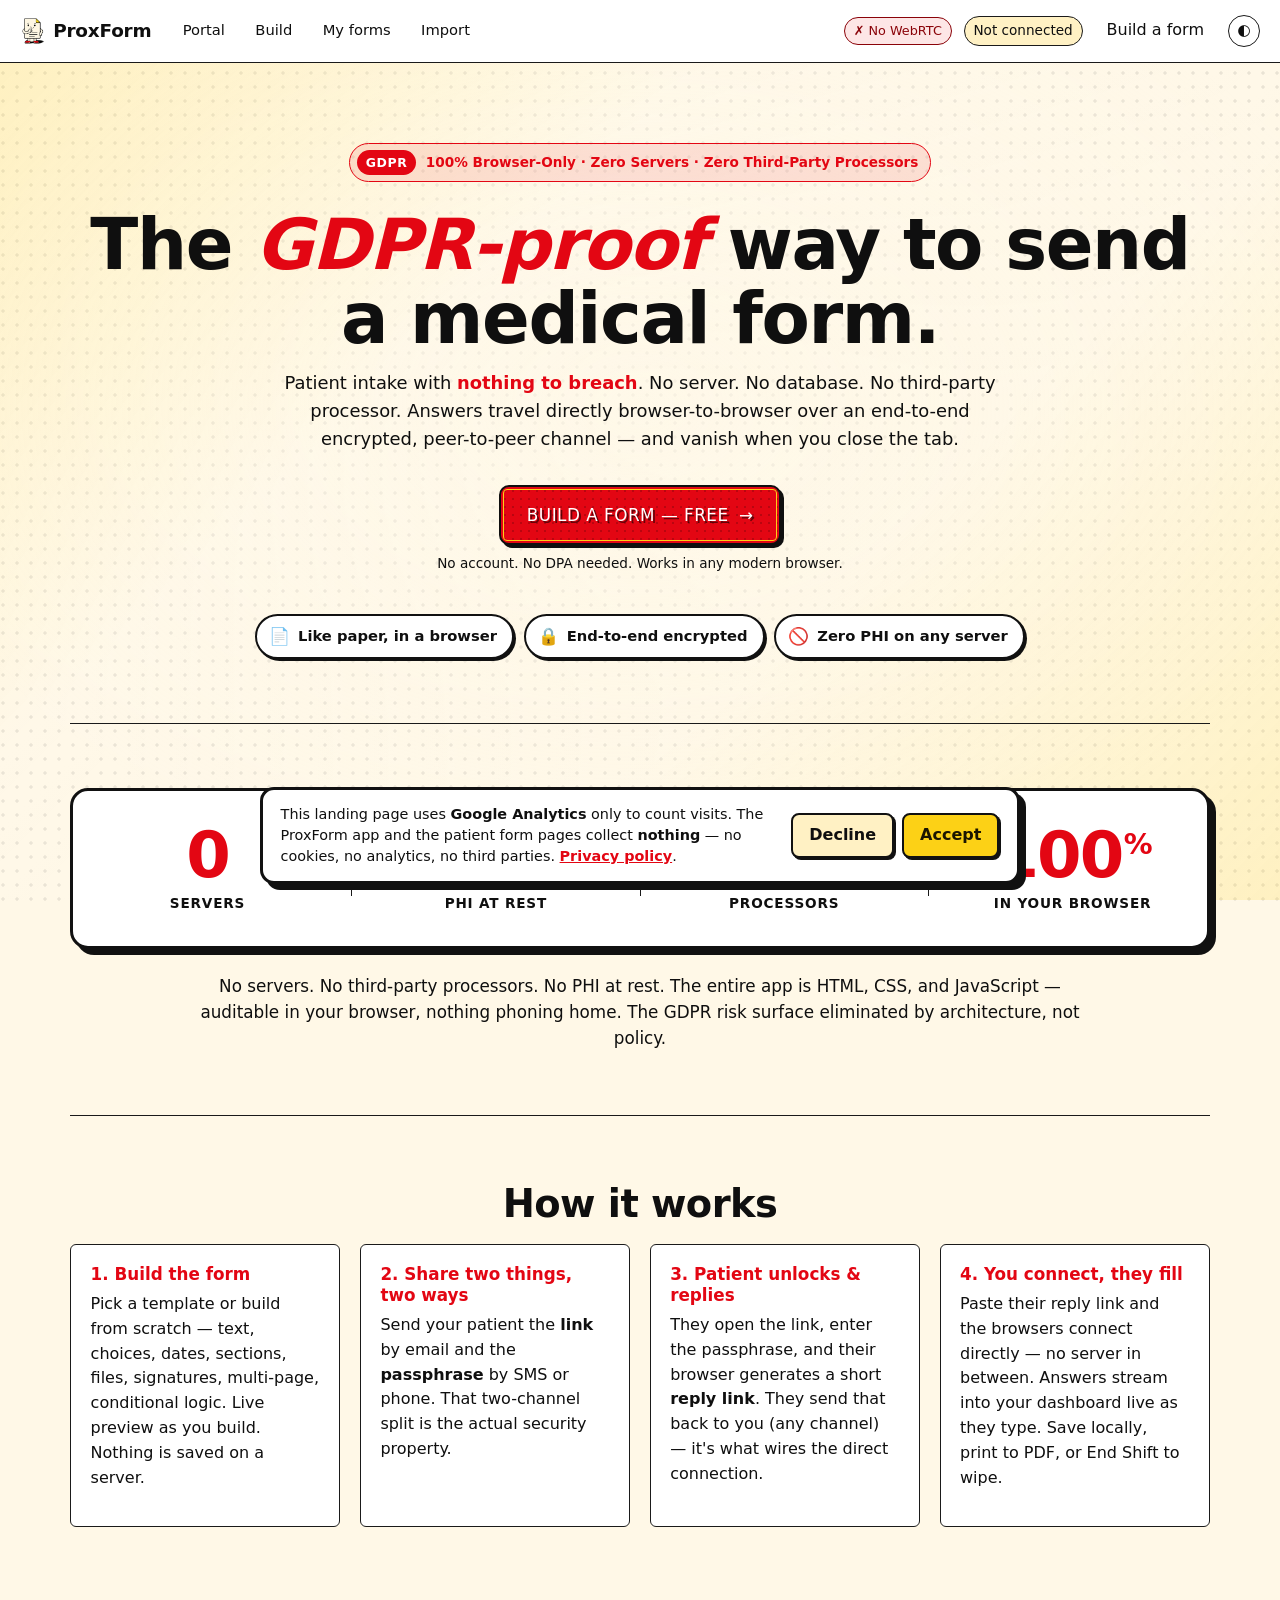
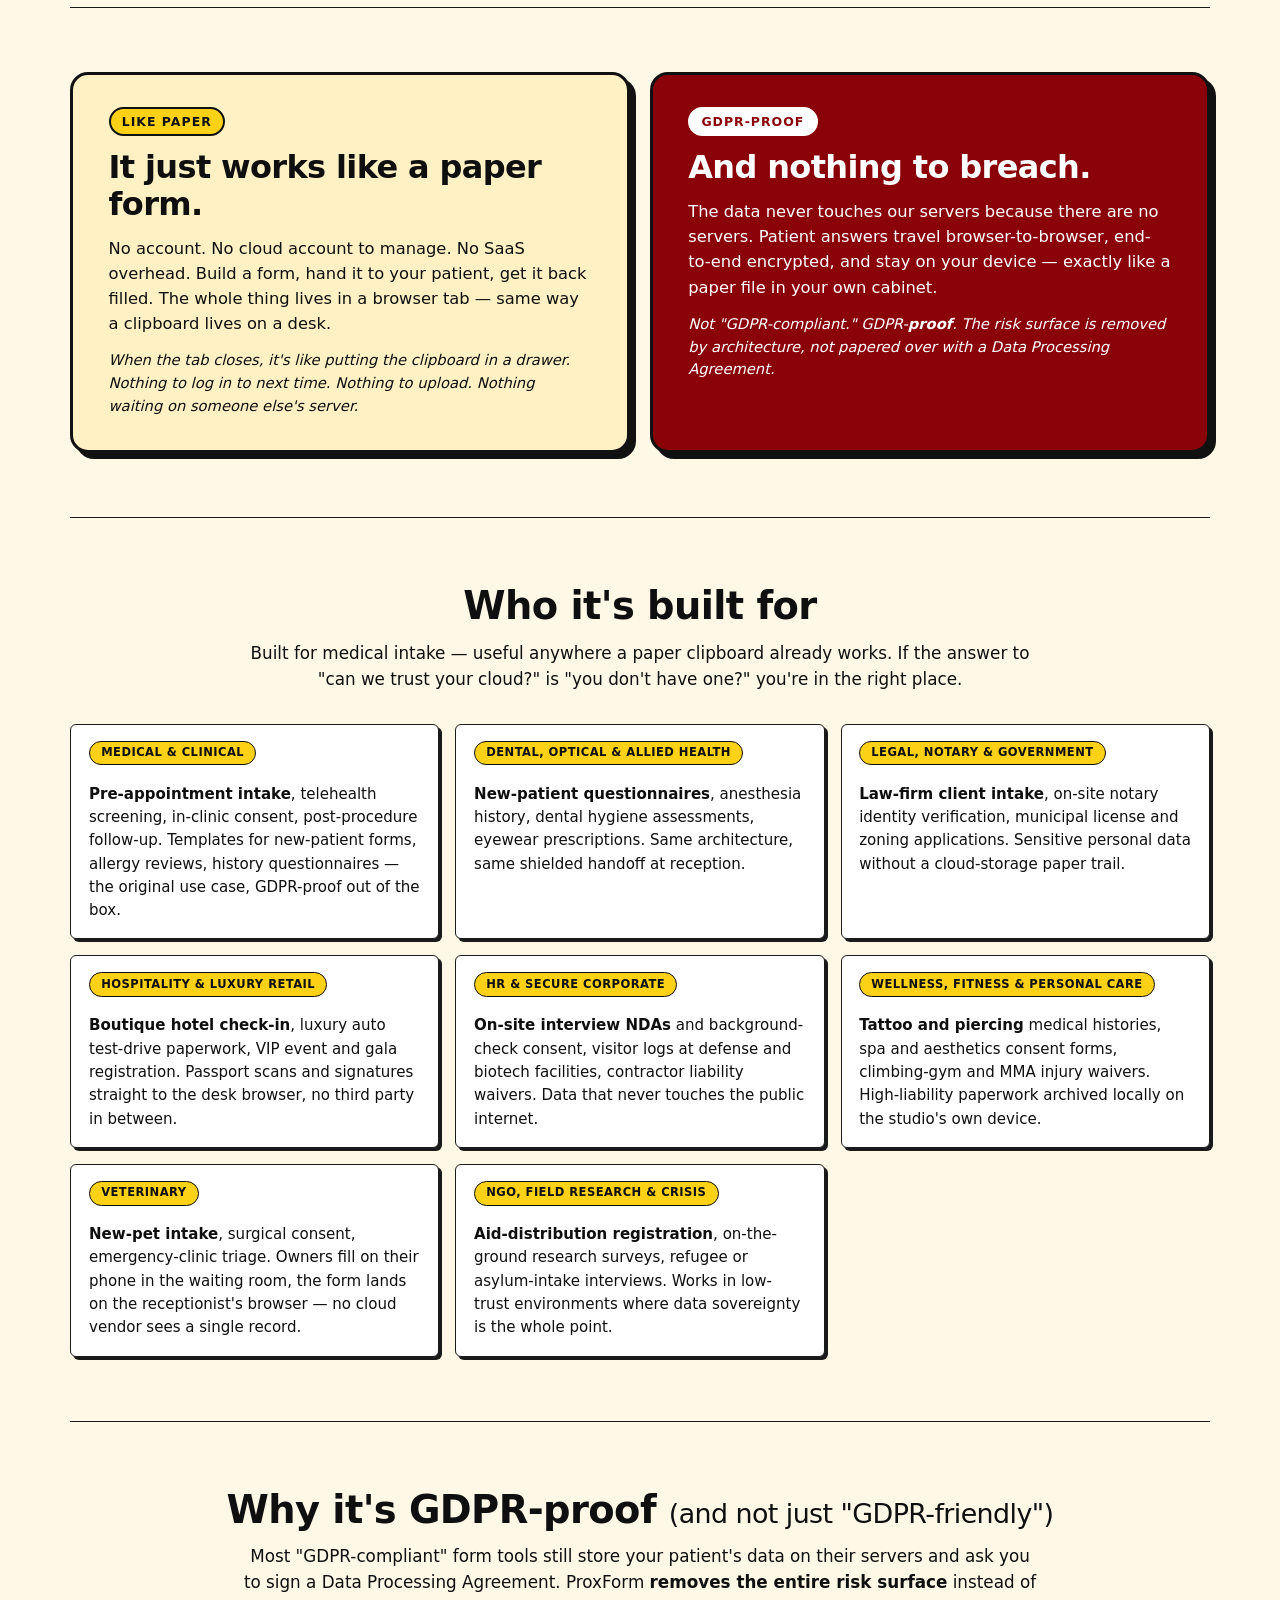
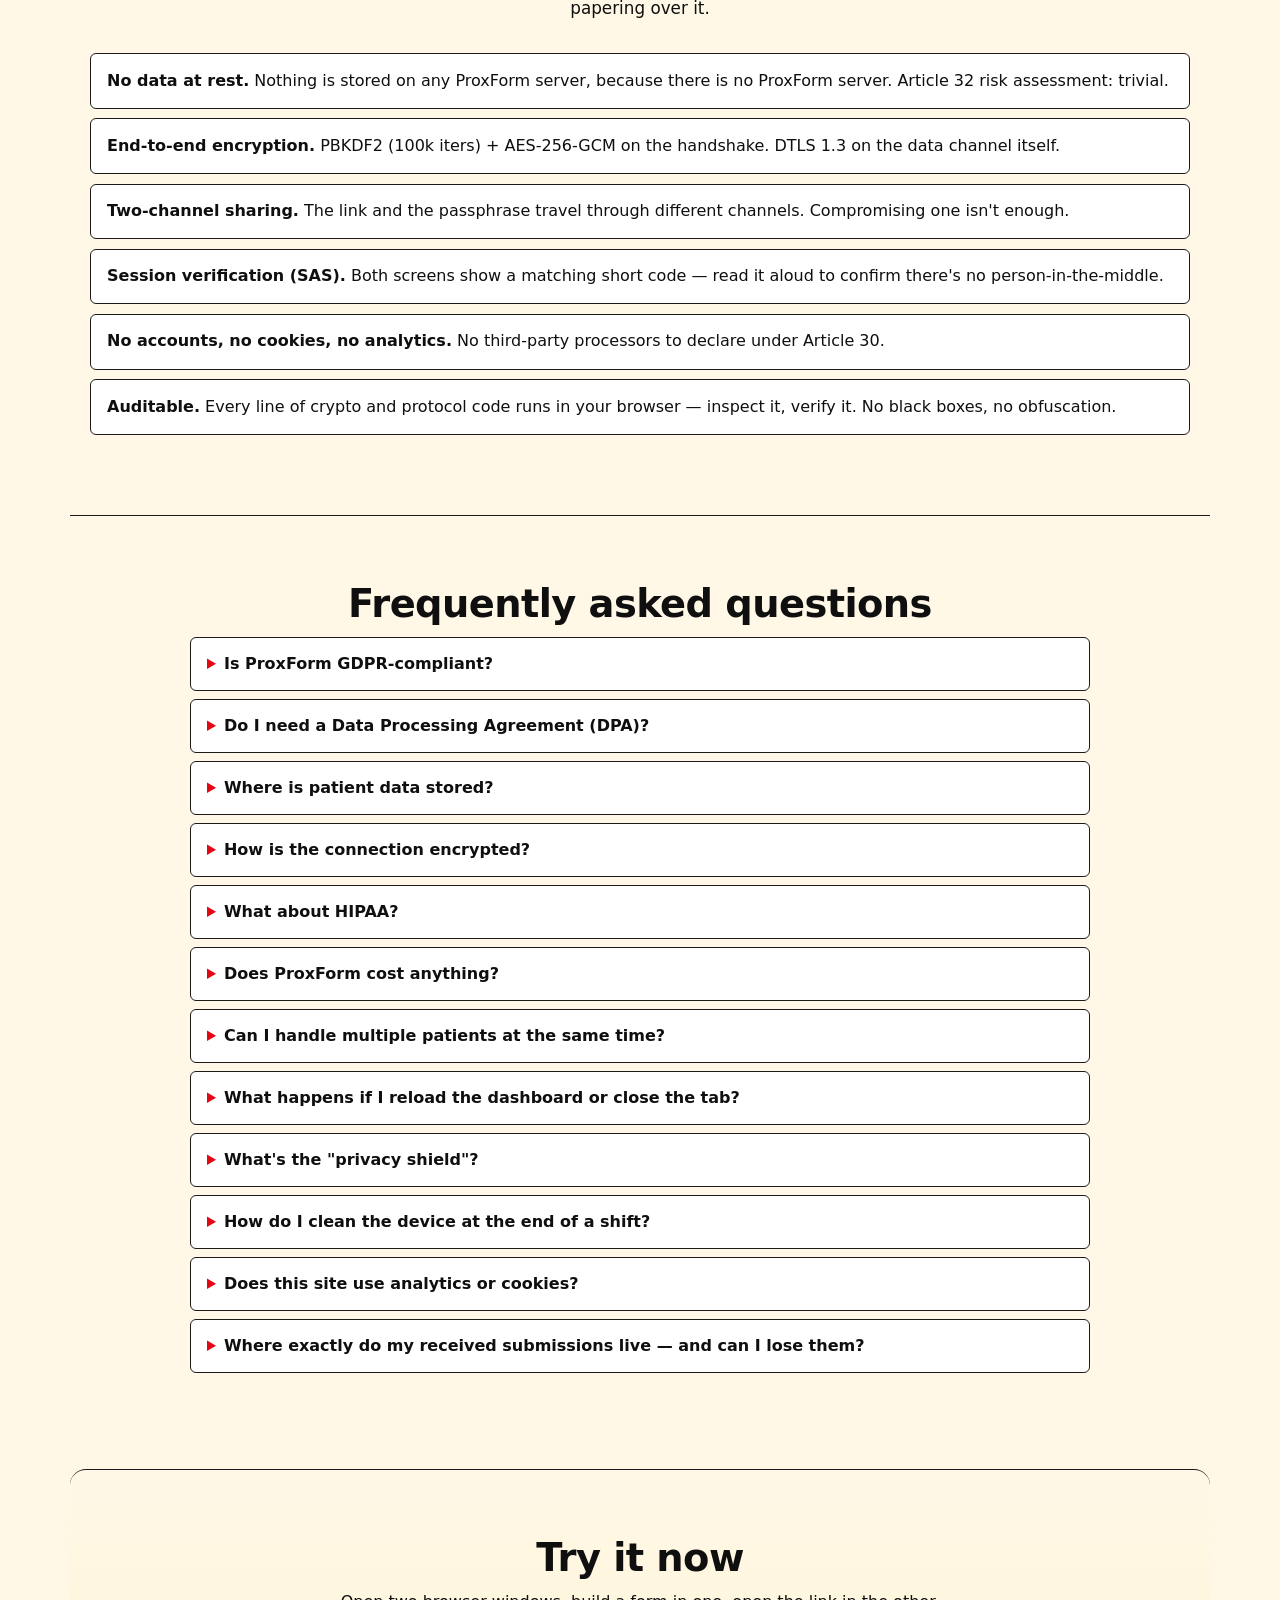
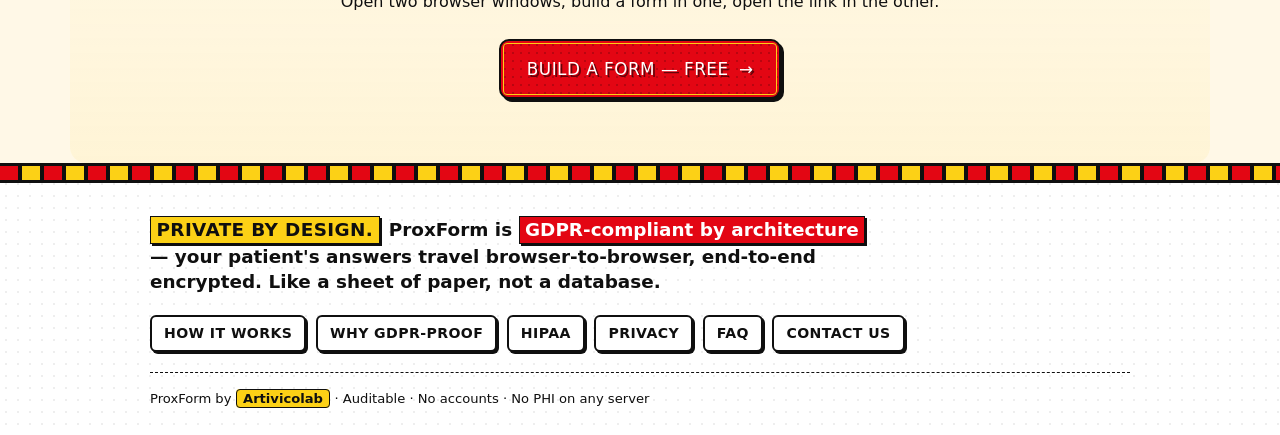
<file: index.html>
<!doctype html>
<!-- © 2026 Artivicolab. All rights reserved. ProxForm — proprietary software. See LICENSE. -->
<html lang="en">
<head>
  <meta charset="utf-8">
  <meta name="viewport" content="width=device-width, initial-scale=1">
  <title>GDPR-Proof Medical Forms — 100% Browser-Only, Peer-to-Peer | ProxForm</title>
  <meta name="description" content="GDPR-proof medical intake forms. 100% browser-only, end-to-end encrypted, peer-to-peer. Zero servers, zero database, zero PHI at rest. No DPA needed. Free, no account.">
  <meta name="keywords" content="GDPR medical form, GDPR-proof patient intake, GDPR-compliant questionnaire, encrypted medical form, peer-to-peer medical form, no-server patient form, end-to-end encrypted intake, browser-only medical form, GDPR clinician tool, zero data at rest medical">
  <meta name="theme-color" content="#e30613">
  <meta name="robots" content="index, follow, max-image-preview:large, max-snippet:-1, max-video-preview:-1">
  <meta name="author" content="Artivicolab">
  <link rel="canonical" href="https://proxform.artivicolab.com/">

  <meta property="og:type" content="website">
  <meta property="og:title" content="GDPR-Proof Medical Forms — 100% Browser-Only | ProxForm">
  <meta property="og:description" content="Medical intake forms with zero data at rest. End-to-end encrypted, peer-to-peer, no server. GDPR-proof by architecture.">
  <meta property="og:url" content="https://proxform.artivicolab.com/">
  <meta property="og:site_name" content="ProxForm">
  <meta property="og:locale" content="en_US">
  <meta property="og:image" content="https://proxform.artivicolab.com/icons/logo-lockup.png">
  <meta property="og:image:alt" content="ProxForm — GDPR-proof, browser-only medical forms">

  <meta name="twitter:card" content="summary_large_image">
  <meta name="twitter:title" content="GDPR-Proof Medical Forms — 100% Browser-Only | ProxForm">
  <meta name="twitter:description" content="Medical intake forms with zero data at rest. End-to-end encrypted, peer-to-peer, no server.">
  <meta name="twitter:image" content="https://proxform.artivicolab.com/icons/logo-lockup.png">
  <meta name="twitter:image:alt" content="ProxForm — GDPR-proof, browser-only medical forms">

  <link rel="icon" type="image/png" sizes="32x32" href="/favicon-32x32.png?v=12">
  <link rel="icon" type="image/png" sizes="16x16" href="/favicon-16x16.png?v=12">
  <link rel="icon" type="image/png" sizes="96x96" href="/favicon-96x96.png?v=12">
  <link rel="apple-touch-icon" sizes="180x180" href="/apple-icon-180x180.png?v=12">
  <meta name="msapplication-TileColor" content="#e30613">
  <meta name="msapplication-config" content="/browserconfig.xml">
  <link rel="manifest" href="/manifest.json">
  <link rel="stylesheet" href="/css/style.css?v=12">
  <script src="/js/theme.js?v=12" defer></script>
  <script src="/js/netcheck.js?v=12" defer></script>
  <script src="/js/bg.js?v=12" defer></script>
  <script src="/js/footer.js?v=12" defer></script>
  <script src="/js/analytics.js?v=12" defer></script>
  <script defer>window.addEventListener('DOMContentLoaded', () => ProxNet.checkAndDisplay('net-status'));</script>
  <script>
    // PWA service worker — caches the landing page and assets so repeat
    // visits load instantly. SW handles static files only; no PHI path.
    if ('serviceWorker' in navigator) {
      window.addEventListener('load', () => {
        navigator.serviceWorker.register('/sw.js').catch(() => {});
      });
    }
  </script>

  <script type="application/ld+json">
  {
    "@context": "https://schema.org",
    "@type": "Organization",
    "name": "Artivicolab",
    "url": "https://artivicolab.com",
    "brand": { "@type": "Brand", "name": "ProxForm" },
    "description": "Artivicolab builds ProxForm — a GDPR-proof, browser-only, peer-to-peer medical form portal with no servers and no data at rest."
  }
  </script>

  <script type="application/ld+json">
  {
    "@context": "https://schema.org",
    "@type": "WebSite",
    "name": "ProxForm",
    "url": "https://proxform.artivicolab.com/",
    "publisher": { "@type": "Organization", "name": "Artivicolab", "url": "https://artivicolab.com" },
    "inLanguage": "en",
    "description": "GDPR-proof medical intake forms — 100% browser-only, end-to-end encrypted, peer-to-peer, zero servers, zero PHI at rest."
  }
  </script>

  <script type="application/ld+json">
  {
    "@context": "https://schema.org",
    "@type": "SoftwareApplication",
    "name": "ProxForm",
    "applicationCategory": "HealthApplication",
    "operatingSystem": "Web Browser",
    "description": "GDPR-proof, browser-only, peer-to-peer medical intake forms. End-to-end encrypted. Zero servers, zero database, zero PHI at rest.",
    "offers": { "@type": "Offer", "price": "0", "priceCurrency": "EUR" },
    "featureList": [
      "100% browser-only — no server, no database",
      "End-to-end encrypted (PBKDF2 + AES-GCM, DTLS 1.3)",
      "Two-channel out-of-band passphrase sharing",
      "Session verification (SAS) to defend against MITM",
      "Multi-session dashboard with DMV-ticket queueing",
      "Auto privacy shield masks PHI after idle (30 s — 5 min)",
      "End-shift wipe clears every patient record in one click",
      "Sessions survive tab switches and page reloads",
      "5 industry templates (medical, legal, hospitality, HR, wellness)",
      "Conditional logic, multi-page forms, file/photo/signature fields",
      "Paper-style PDF export with patient answers inline",
      "YAML and JSON import-export",
      "No accounts, no cookies, no analytics in the app or on the patient path"
    ]
  }
  </script>

  <script type="application/ld+json">
  {
    "@context": "https://schema.org",
    "@type": "FAQPage",
    "mainEntity": [
      {
        "@type": "Question",
        "name": "Is ProxForm GDPR-compliant?",
        "acceptedAnswer": {
          "@type": "Answer",
          "text": "ProxForm is GDPR-proof by architecture: there is no server-side storage of patient data, no third-party processors, and no PHI at rest. The clinician remains the data controller for any local copies they choose to save, but ProxForm itself eliminates the data-at-rest, processor-relationship, and transit-encryption risk surfaces that drive most GDPR exposure."
        }
      },
      {
        "@type": "Question",
        "name": "Do I need a Data Processing Agreement (DPA) to use ProxForm?",
        "acceptedAnswer": {
          "@type": "Answer",
          "text": "No. ProxForm never receives or processes patient data — answers travel directly browser-to-browser over an end-to-end encrypted WebRTC channel. There is no processor relationship to formalize because there is no processor."
        }
      },
      {
        "@type": "Question",
        "name": "Where is patient data stored?",
        "acceptedAnswer": {
          "@type": "Answer",
          "text": "Patient data is never sent to any ProxForm server — there is no server. During a session it travels directly browser-to-browser over an end-to-end encrypted WebRTC channel. After submission it is stored only on the clinician's own device (in their browser's local IndexedDB), where the clinician acts as data controller — exactly like keeping a paper file in their own cabinet."
        }
      },
      {
        "@type": "Question",
        "name": "How is the connection encrypted?",
        "acceptedAnswer": {
          "@type": "Answer",
          "text": "PBKDF2 (100,000 iterations, SHA-256) derives a key from the shared passphrase, which encrypts the WebRTC handshake metadata with AES-256-GCM. The data channel itself runs over DTLS 1.3 (browser default). A short verification code (SAS) lets both sides confirm there's no person-in-the-middle."
        }
      },
      {
        "@type": "Question",
        "name": "What about HIPAA?",
        "acceptedAnswer": {
          "@type": "Answer",
          "text": "ProxForm is not marketed as a HIPAA-compliant SaaS because under HIPAA's conduit exception we are not a Business Associate — patient data never touches Artivicolab infrastructure. The covered entity (clinic) remains responsible for their HIPAA program. Full details, including a HIPAA Security Rule technical-safeguards mapping, are at /hipaa.html."
        }
      },
      {
        "@type": "Question",
        "name": "Does ProxForm cost anything?",
        "acceptedAnswer": {
          "@type": "Answer",
          "text": "ProxForm runs entirely in your browser with no accounts and no analytics. Pricing for clinical use will be announced — early users can contact Artivicolab for access."
        }
      },
      {
        "@type": "Question",
        "name": "Where are my received submissions stored and can I lose them?",
        "acceptedAnswer": {
          "@type": "Answer",
          "text": "Received submissions are stored in your browser's local IndexedDB on that device only. There is no server copy and no cloud backup. If you clear browser data or switch device, they are gone. Export anything you need to keep via the Export JSON or Print/PDF buttons before clearing browser data."
        }
      },
      {
        "@type": "Question",
        "name": "Does this site use analytics?",
        "acceptedAnswer": {
          "@type": "Answer",
          "text": "Only this public landing page, and only with your consent. It offers Google Analytics purely to count visits, and it does not load until you click Accept on the consent banner — decline and nothing loads. The ProxForm app (builder, portal, dashboard) and the patient form page run zero analytics and zero cookies regardless of that choice; patient data never touches Google or any third party."
        }
      }
    ]
  }
  </script>
</head>
<body class="home-page">
  <div class="bg-mirror" aria-hidden="true"></div>
  <header class="topbar">
    <a class="brand" href="/"><img src="/favicon-96x96.png" alt="" class="brand-logo" width="26" height="26">ProxForm</a>
    <nav class="topnav" aria-label="Primary navigation">
      <a href="/app.html#/received">Portal</a>
      <a href="/app.html#/build">Build</a>
      <a href="/app.html#/forms">My forms</a>
      <a href="/app.html#/import">Import</a>
    </nav>
    <div class="topbar-actions">
      <span id="net-status" class="net-status net-checking" title="Checking whether your network can make direct peer-to-peer connections to a patient. Hover the badge once it updates for details.">Checking…</span>
      <span id="conn-status" class="conn-status" title="Status of the active peer-to-peer session, if one is open. Stays 'Not connected' until you generate a link and a patient joins.">Not connected</span>
      <a class="text-btn" href="/app.html#/build" title="Open the form builder">Build a form</a>
      <button class="icon-btn" onclick="toggleTheme()" aria-label="Toggle theme" title="Switch between light and dark">◐</button>
    </div>
  </header>

  <main>
    <section class="hero">
      <div class="gdpr-badge" aria-label="GDPR-proof by design">
        <span class="gdpr-badge-mark">GDPR</span>
        <span class="gdpr-badge-text">100% Browser-Only · Zero Servers · Zero Third-Party Processors</span>
      </div>
      <h1>The <em>GDPR-proof</em> way to send a medical form.</h1>
      <p class="lede">Patient intake with <strong>nothing to breach</strong>. No server. No database. No third-party processor. Answers travel directly browser-to-browser over an end-to-end encrypted, peer-to-peer channel — and vanish when you close the tab.</p>
      <div class="hero-cta">
        <a class="primary big" href="/app.html#/build">Build a form — free <span class="arrow">→</span></a>
      </div>
      <p class="micro">No account. No DPA needed. Works in any modern browser.</p>

      <ul class="trust-strip" aria-label="Key guarantees">
        <li><span class="trust-mark">📄</span><span>Like paper, in a browser</span></li>
        <li><span class="trust-mark">🔒</span><span>End-to-end encrypted</span></li>
        <li><span class="trust-mark">🚫</span><span>Zero PHI on any server</span></li>
      </ul>
    </section>

    <section class="gdpr-pillars">
      <h2 class="visually-hidden">GDPR by architecture</h2>
      <div class="stats-banner">
        <div class="stat"><div class="stat-num">0</div><div class="stat-label">Servers</div></div>
        <div class="stat-sep" aria-hidden="true"></div>
        <div class="stat"><div class="stat-num">0</div><div class="stat-label">PHI&nbsp;at&nbsp;rest</div></div>
        <div class="stat-sep" aria-hidden="true"></div>
        <div class="stat"><div class="stat-num">0</div><div class="stat-label">Processors</div></div>
        <div class="stat-sep" aria-hidden="true"></div>
        <div class="stat"><div class="stat-num">100<span class="pct">%</span></div><div class="stat-label">In&nbsp;your&nbsp;browser</div></div>
      </div>
      <p class="pillar-tagline">
        No servers. No third-party processors. No PHI at rest. The entire app is HTML, CSS, and JavaScript — auditable in your browser, nothing phoning home. The GDPR risk surface eliminated by architecture, not policy.
      </p>
    </section>

    <section id="how" class="how">
      <h2>How it works</h2>
      <ol class="how-steps">
        <li>
          <h3>1. Build the form</h3>
          <p>Pick a template or build from scratch — text, choices, dates, sections, files, signatures, multi-page, conditional logic. Live preview as you build. Nothing is saved on a server.</p>
        </li>
        <li>
          <h3>2. Share two things, two ways</h3>
          <p>Send your patient the <strong>link</strong> by email and the <strong>passphrase</strong> by SMS or phone. That two-channel split is the actual security property.</p>
        </li>
        <li>
          <h3>3. Patient unlocks &amp; replies</h3>
          <p>They open the link, enter the passphrase, and their browser generates a short <strong>reply link</strong>. They send that back to you (any channel) — it's what wires the direct connection.</p>
        </li>
        <li>
          <h3>4. You connect, they fill</h3>
          <p>Paste their reply link and the browsers connect directly — no server in between. Answers stream into your dashboard live as they type. Save locally, print to PDF, or End Shift to wipe.</p>
        </li>
      </ol>
    </section>

    <section id="pitch" class="pitch">
      <div class="pitch-grid">
        <div class="pitch-card pitch-paper">
          <div class="pitch-tag">Like paper</div>
          <h2>It just works like a paper form.</h2>
          <p>No account. No cloud account to manage. No SaaS overhead. Build a form, hand it to your patient, get it back filled. The whole thing lives in a browser tab — same way a clipboard lives on a desk.</p>
          <p class="pitch-aside">When the tab closes, it's like putting the clipboard in a drawer. Nothing to log in to next time. Nothing to upload. Nothing waiting on someone else's server.</p>
        </div>
        <div class="pitch-card pitch-gdpr">
          <div class="pitch-tag">GDPR-proof</div>
          <h2>And nothing to breach.</h2>
          <p>The data never touches our servers because there are no servers. Patient answers travel browser-to-browser, end-to-end encrypted, and stay on your device — exactly like a paper file in your own cabinet.</p>
          <p class="pitch-aside">Not "GDPR-compliant." GDPR-<em>proof</em>. The risk surface is removed by architecture, not papered over with a Data Processing Agreement.</p>
        </div>
      </div>
    </section>

    <section id="who" class="who">
      <h2>Who it's built for</h2>
      <p class="why-lede">Built for medical intake — useful anywhere a paper clipboard already works. If the answer to "can we trust your cloud?" is "you don't have one?" you're in the right place.</p>
      <div class="who-grid">
        <div class="who-card">
          <div class="who-tag">Medical &amp; Clinical</div>
          <p><strong>Pre-appointment intake</strong>, telehealth screening, in-clinic consent, post-procedure follow-up. Templates for new-patient forms, allergy reviews, history questionnaires — the original use case, GDPR-proof out of the box.</p>
        </div>
        <div class="who-card">
          <div class="who-tag">Dental, Optical &amp; Allied Health</div>
          <p><strong>New-patient questionnaires</strong>, anesthesia history, dental hygiene assessments, eyewear prescriptions. Same architecture, same shielded handoff at reception.</p>
        </div>
        <div class="who-card">
          <div class="who-tag">Legal, Notary &amp; Government</div>
          <p><strong>Law-firm client intake</strong>, on-site notary identity verification, municipal license and zoning applications. Sensitive personal data without a cloud-storage paper trail.</p>
        </div>
        <div class="who-card">
          <div class="who-tag">Hospitality &amp; Luxury Retail</div>
          <p><strong>Boutique hotel check-in</strong>, luxury auto test-drive paperwork, VIP event and gala registration. Passport scans and signatures straight to the desk browser, no third party in between.</p>
        </div>
        <div class="who-card">
          <div class="who-tag">HR &amp; Secure Corporate</div>
          <p><strong>On-site interview NDAs</strong> and background-check consent, visitor logs at defense and biotech facilities, contractor liability waivers. Data that never touches the public internet.</p>
        </div>
        <div class="who-card">
          <div class="who-tag">Wellness, Fitness &amp; Personal Care</div>
          <p><strong>Tattoo and piercing</strong> medical histories, spa and aesthetics consent forms, climbing-gym and MMA injury waivers. High-liability paperwork archived locally on the studio's own device.</p>
        </div>
        <div class="who-card">
          <div class="who-tag">Veterinary</div>
          <p><strong>New-pet intake</strong>, surgical consent, emergency-clinic triage. Owners fill on their phone in the waiting room, the form lands on the receptionist's browser — no cloud vendor sees a single record.</p>
        </div>
        <div class="who-card">
          <div class="who-tag">NGO, Field Research &amp; Crisis</div>
          <p><strong>Aid-distribution registration</strong>, on-the-ground research surveys, refugee or asylum-intake interviews. Works in low-trust environments where data sovereignty is the whole point.</p>
        </div>
      </div>
    </section>

    <section id="why" class="why">
      <h2>Why it's GDPR-proof <span class="muted-h2">(and not just "GDPR-friendly")</span></h2>
      <p class="why-lede">Most "GDPR-compliant" form tools still store your patient's data on their servers and ask you to sign a Data Processing Agreement. ProxForm <strong>removes the entire risk surface</strong> instead of papering over it.</p>
      <ul class="why-list">
        <li><strong>No data at rest.</strong> Nothing is stored on any ProxForm server, because there is no ProxForm server. Article 32 risk assessment: trivial.</li>
        <li><strong>End-to-end encryption.</strong> PBKDF2 (100k iters) + AES-256-GCM on the handshake. DTLS 1.3 on the data channel itself.</li>
        <li><strong>Two-channel sharing.</strong> The link and the passphrase travel through different channels. Compromising one isn't enough.</li>
        <li><strong>Session verification (SAS).</strong> Both screens show a matching short code — read it aloud to confirm there's no person-in-the-middle.</li>
        <li><strong>No accounts, no cookies, no analytics.</strong> No third-party processors to declare under Article 30.</li>
        <li><strong>Auditable.</strong> Every line of crypto and protocol code runs in your browser — inspect it, verify it. No black boxes, no obfuscation.</li>
      </ul>
    </section>

    <section id="faq" class="faq">
      <h2>Frequently asked questions</h2>
      <details>
        <summary>Is ProxForm GDPR-compliant?</summary>
        <p>ProxForm is <strong>GDPR-proof by architecture</strong>: no server-side storage of patient data, no third-party processors, no PHI at rest. The clinician remains the data controller for any local copies they choose to save — but ProxForm itself eliminates the data-at-rest, processor-relationship, and transit-encryption risk surfaces that drive most GDPR exposure.</p>
      </details>
      <details>
        <summary>Do I need a Data Processing Agreement (DPA)?</summary>
        <p>No. ProxForm never receives or processes patient data — answers travel directly browser-to-browser over an end-to-end encrypted WebRTC channel. There's no processor relationship to formalize because there is no processor.</p>
      </details>
      <details>
        <summary>Where is patient data stored?</summary>
        <p>Nowhere by default. Answers exist only in the two open browser tabs during the session. The clinician can choose to save a local copy (JSON or printed PDF) on their own device — that copy is then their responsibility under their own legal basis.</p>
      </details>
      <details>
        <summary>How is the connection encrypted?</summary>
        <p>PBKDF2 (100,000 iterations, SHA-256) derives a key from the shared passphrase, which encrypts the WebRTC handshake metadata with AES-256-GCM. The data channel itself runs over DTLS 1.3. A short verification code (SAS) lets both sides confirm there's no person-in-the-middle.</p>
      </details>
      <details>
        <summary>What about HIPAA?</summary>
        <p>Under HIPAA's <strong>conduit exception</strong>, Artivicolab is not a Business Associate — patient data never touches our infrastructure, so we have no persistent access to PHI. The clinic remains the covered entity for the data it collects through ProxForm. We don't market ProxForm as "HIPAA-compliant SaaS" because that label assumes a relationship that doesn't exist here. <a href="/hipaa.html">Full HIPAA position, including a Security Rule technical-safeguards mapping →</a></p>
      </details>
      <details>
        <summary>Does ProxForm cost anything?</summary>
        <p>ProxForm runs entirely in your browser with no accounts and no analytics. Pricing for clinical use will be announced — early users can contact Artivicolab for access.</p>
      </details>
      <details>
        <summary>Can I handle multiple patients at the same time?</summary>
        <p>Yes. The Portal supports parallel sessions — fire as many invites as you need, each lands as its own card in a first-come queue with a DMV-style ticket label (1A, 2A, …). Replies trickle back independently. Live previews stream into their own cards as patients type.</p>
      </details>
      <details>
        <summary>What happens if I reload the dashboard or close the tab?</summary>
        <p>Active invites are remembered as <em>dormant</em> cards in the next session. The previous WebRTC connection is dead (no JS can survive a reload), but clicking <em>Reopen</em> mints a fresh link + passphrase under the same session ID. If the patient was mid-fill, their draft auto-restores when they open the new link.</p>
      </details>
      <details>
        <summary>What's the "privacy shield"?</summary>
        <p>Two automatic layers: (1) every patient name on the Portal blurs to <code>***</code> by default — hover to peek or click <em>Show</em> to unlock for a few minutes; (2) inside a submission, every answer auto-masks with <code>***</code> after 30 s – 5 min of inactivity (configurable, never off). It's the "data at rest, on your own screen" defense — designed for shared clinic devices.</p>
      </details>
      <details>
        <summary>How do I clean the device at the end of a shift?</summary>
        <p>One button on the Portal: <em>End shift — wipe patient data</em>. Confirms with an explicit warning, then deletes every submission, every dormant invite, every patient draft. Your form templates and your shield/theme preferences stay. Next person at the device starts at ticket 1A on a clean inbox.</p>
      </details>
      <details>
        <summary>Does this site use analytics or cookies?</summary>
        <p><strong>Only this landing page, and only if you say yes.</strong> It offers Google Analytics purely to count visits — and it does <em>not</em> load until you click <em>Accept</em> on the consent banner. Decline and nothing loads, ever. The ProxForm app and the patient form page run <strong>zero analytics and zero cookies</strong> no matter what you pick here — patient data never touches Google or any third party. <a href="/gdpr.html">Full detail on the GDPR page →</a></p>
      </details>
      <details>
        <summary>Where exactly do my received submissions live — and can I lose them?</summary>
        <p>Received submissions are stored in your browser's local IndexedDB on <strong>this device only</strong>. There is no server copy and no cloud backup — that's the whole point. Consequence: if you clear your browser data, use a different browser or device, or your device is wiped, those submissions are gone. <strong>Before clearing browser data, export anything you need to keep</strong> — every submission has an <em>Export JSON</em> button, and the detail view has <em>Print / PDF</em>. Treat ProxForm submissions like a paper inbox: move the ones you need into your records system, shred the rest with End Shift.</p>
      </details>
    </section>

    <section class="cta">
      <h2>Try it now</h2>
      <p>Open two browser windows, build a form in one, open the link in the other.</p>
      <a class="primary big" href="/app.html#/build">Build a form — free <span class="arrow">→</span></a>
    </section>
  </main>

  <footer class="footer">
    <div class="footer-inner">
      <p class="footer-tagline"><strong>Private by design.</strong> ProxForm is <em>GDPR-compliant by architecture</em> — your patient's answers travel browser-to-browser, end-to-end encrypted. Like a sheet of paper, not a database.</p>
      <nav class="footer-nav">
        <a href="/#how">How it works</a>
        <a href="/gdpr.html">Why GDPR-proof</a>
        <a href="/hipaa.html">HIPAA</a>
        <a href="/privacy.html">Privacy</a>
        <a href="/#faq">FAQ</a>
        <button id="contact-btn" type="button" class="link-btn">Contact us</button>
      </nav>
      <p class="footer-attribution">
        ProxForm by <a href="https://artivicolab.com" target="_blank" rel="noopener">Artivicolab</a>
        · Auditable · No accounts · No PHI on any server
      </p>
    </div>
  </footer>
</body>
</html>
</file>
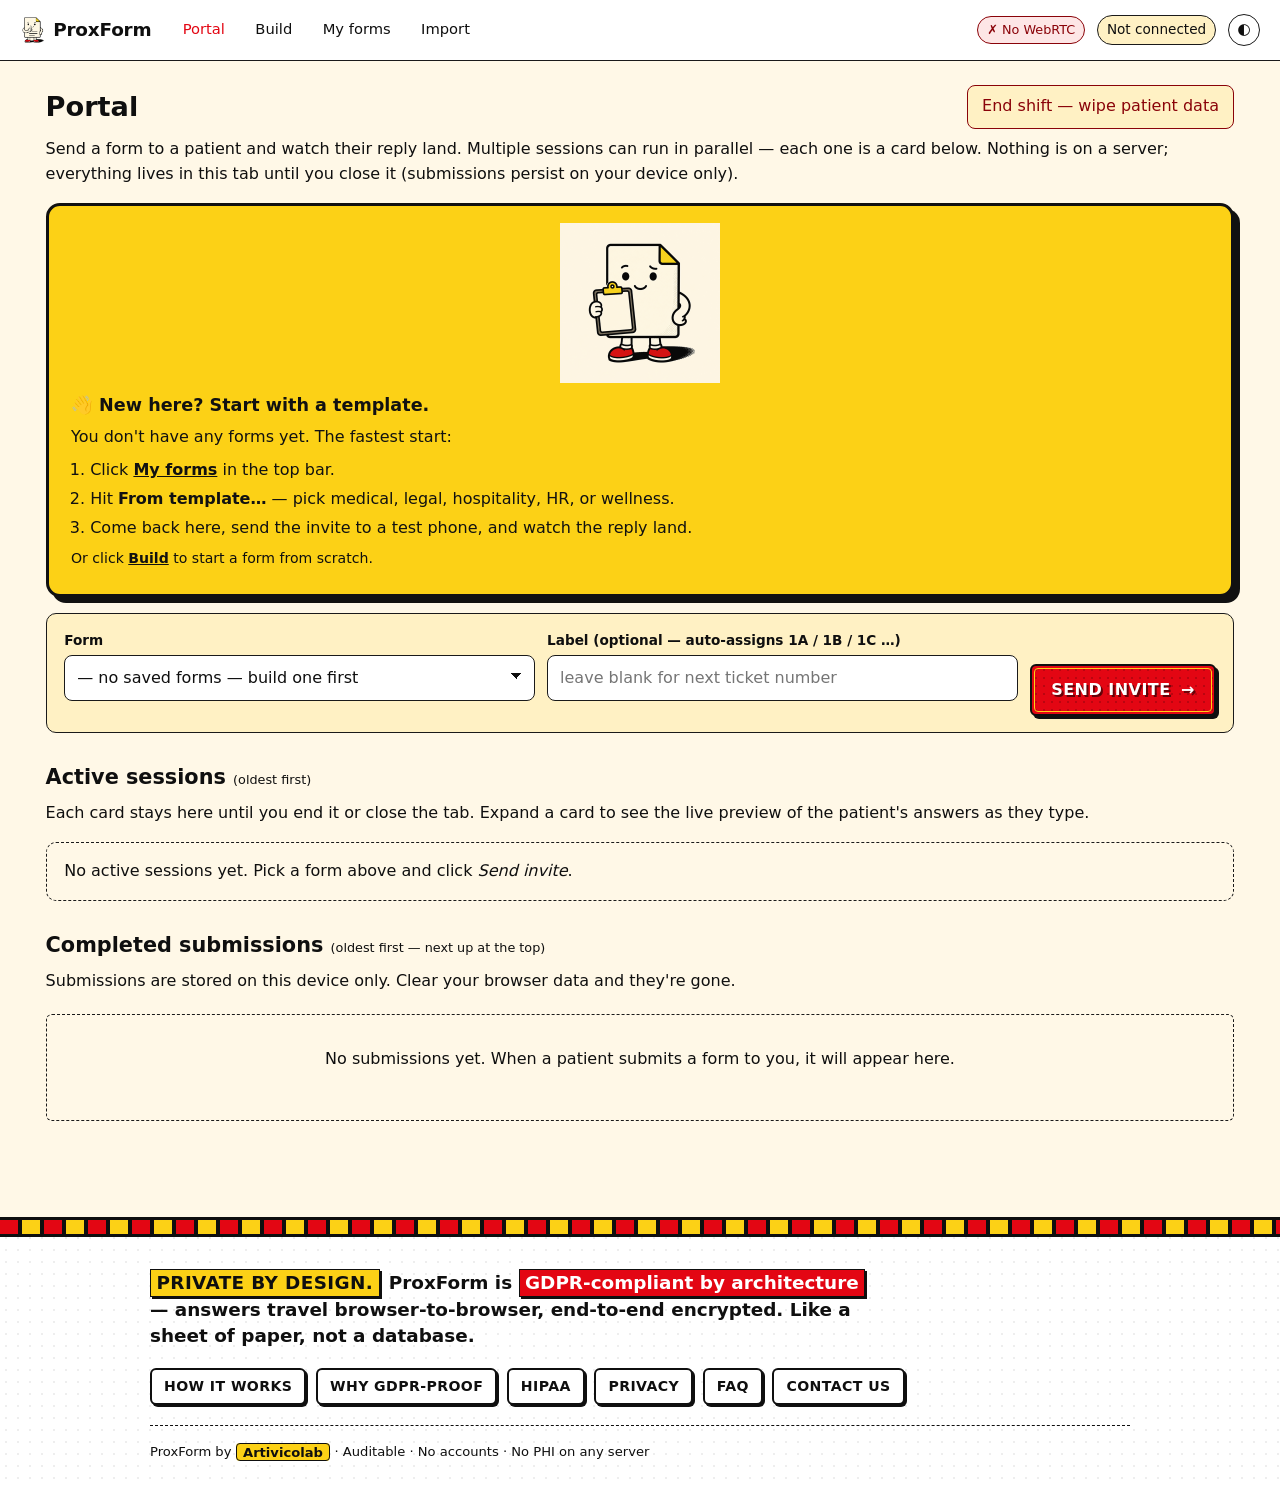
<file: app.html>
<!doctype html>
<!-- © 2026 Artivicolab. All rights reserved. ProxForm — proprietary software. See LICENSE. -->
<html lang="en">
<head>
  <meta charset="utf-8">
  <meta name="viewport" content="width=device-width, initial-scale=1">
  <title>ProxForm</title>
  <meta name="description" content="ProxForm — the GDPR-proof, browser-only medical form portal.">
  <meta name="robots" content="noindex">
  <link rel="icon" type="image/png" sizes="32x32" href="/favicon-32x32.png?v=12">
  <link rel="icon" type="image/png" sizes="16x16" href="/favicon-16x16.png?v=12">
  <link rel="icon" type="image/png" sizes="96x96" href="/favicon-96x96.png?v=12">
  <link rel="apple-touch-icon" sizes="180x180" href="/apple-icon-180x180.png?v=12">
  <meta name="msapplication-TileColor" content="#e30613">
  <meta name="msapplication-config" content="/browserconfig.xml">
  <link rel="manifest" href="/manifest.json">
  <link rel="stylesheet" href="/css/style.css?v=12">
  <script src="/js/theme.js?v=12" defer></script>
  <script src="/js/netcheck.js?v=12" defer></script>
  <script src="/js/storage.js?v=12" defer></script>
  <script src="/js/crypto.js?v=12" defer></script>
  <script src="/js/p2p.js?v=12" defer></script>
  <script src="/js/sessions.js?v=12" defer></script>
  <script src="/js/render.js?v=12" defer></script>
  <script src="/js/cond.js?v=12" defer></script>
  <script src="/js/sig.js?v=12" defer></script>
  <script src="/js/import.js?v=12" defer></script>
  <script src="/js/templates.js?v=12" defer></script>
  <script src="/js/builder.js?v=12" defer></script>
  <script src="/js/dashboard.js?v=12" defer></script>
  <script src="/js/bg.js?v=12" defer></script>
  <script src="/js/dialog.js?v=12" defer></script>
  <script src="/js/shield.js?v=12" defer></script>
  <script src="/js/router.js?v=12" defer></script>
  <script>
    // PWA service worker — caches HTML/CSS/JS so a network blip during a
    // session doesn't break the app. SW serves only static assets; never
    // sees a single byte of PHI (that travels peer-to-peer over WebRTC).
    if ('serviceWorker' in navigator) {
      window.addEventListener('load', () => {
        navigator.serviceWorker.register('/sw.js').catch(() => {});
      });
    }
  </script>
  <script src="/js/footer.js?v=12" defer></script>
  <script src="/js/analytics.js?v=12" defer></script>
</head>
<body class="app-page" data-page="app">
  <div class="bg-mirror" aria-hidden="true"></div>
  <header class="topbar">
    <a class="brand" href="#/home" data-route="home" title="ProxForm — back to the home page (sessions stay alive)"><img src="/favicon-96x96.png" alt="" class="brand-logo" width="26" height="26">ProxForm</a>
    <nav class="topnav" aria-label="Primary navigation">
      <a href="#/received" data-route="received">Portal</a>
      <a href="#/build"    data-route="build">Build</a>
      <a href="#/forms"    data-route="forms">My forms</a>
      <a href="#/import"   data-route="import">Import</a>
    </nav>
    <div class="topbar-actions">
      <span id="net-status" class="net-status net-checking" title="Checking whether your network can make direct peer-to-peer connections to a patient.">Checking…</span>
      <span id="conn-status" class="conn-status" title="Status of the active session, if one is open.">Not connected</span>
      <button class="icon-btn" onclick="toggleTheme()" aria-label="Toggle theme" title="Switch between light and dark">◐</button>
    </div>
  </header>

  <main id="view-host" class="app-main" aria-live="polite">
    <p class="muted" style="padding:1.5rem">Loading…</p>
  </main>

  <div id="toast" class="toast hidden"></div>

  <footer class="footer">
    <div class="footer-inner">
      <p class="footer-tagline"><strong>Private by design.</strong> ProxForm is <em>GDPR-compliant by architecture</em> — answers travel browser-to-browser, end-to-end encrypted. Like a sheet of paper, not a database.</p>
      <nav class="footer-nav">
        <a href="/#how">How it works</a>
        <a href="/gdpr.html">Why GDPR-proof</a>
        <a href="/hipaa.html">HIPAA</a>
        <a href="/privacy.html">Privacy</a>
        <a href="/#faq">FAQ</a>
        <button id="contact-btn" type="button" class="link-btn">Contact us</button>
      </nav>
      <p class="footer-attribution">
        ProxForm by <a href="https://artivicolab.com" target="_blank" rel="noopener">Artivicolab</a>
        · Auditable · No accounts · No PHI on any server
      </p>
    </div>
  </footer>
</body>
</html>
</file>
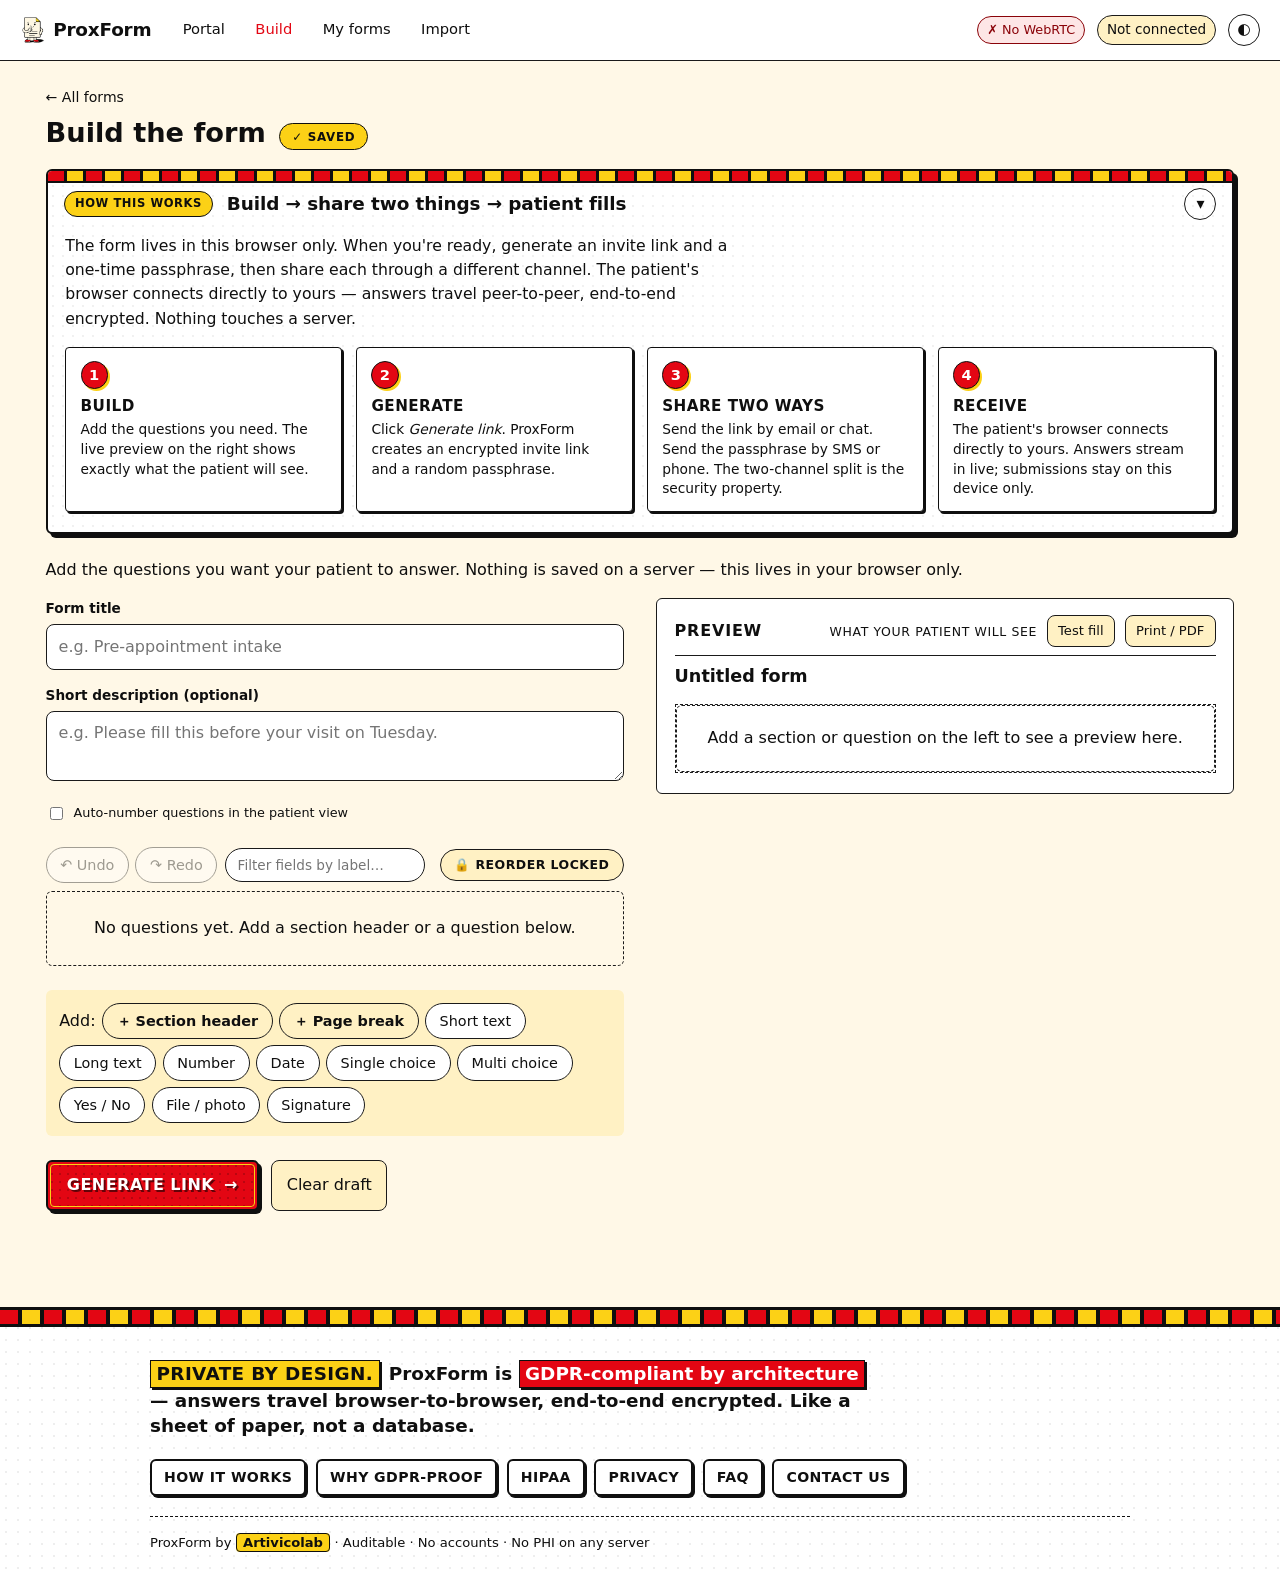
<file: builder.html>
<!doctype html>
<!-- © 2026 Artivicolab. All rights reserved. ProxForm — proprietary software. See LICENSE. -->
<html lang="en">
<head>
  <meta charset="utf-8">
  <meta name="viewport" content="width=device-width, initial-scale=1">
  <title>Build a form — ProxForm</title>
  <meta name="description" content="Build a GDPR-proof medical intake form and share it with your patient via an encrypted peer-to-peer link.">
  <meta name="robots" content="noindex">
  <link rel="icon" type="image/png" sizes="32x32" href="/favicon-32x32.png?v=12">
  <link rel="icon" type="image/png" sizes="16x16" href="/favicon-16x16.png?v=12">
  <link rel="icon" type="image/png" sizes="96x96" href="/favicon-96x96.png?v=12">
  <link rel="apple-touch-icon" sizes="180x180" href="/apple-icon-180x180.png?v=12">
  <meta name="msapplication-TileColor" content="#e30613">
  <meta name="msapplication-config" content="/browserconfig.xml">
  <link rel="manifest" href="/manifest.json">
  <script>
    // Legacy page — route the browser to the SPA shell. The fetch() the
    // shell's router uses to pull this page's <main> ignores scripts, so
    // fragment extraction still works.
    (function () {
      try {
        var p = new URL(location.href).searchParams;
        var hash = '#/build';
        if (p.get('submission')) hash = '#/submission/' + encodeURIComponent(p.get('submission'));
        else if (p.get('form'))  hash = '#/build/' + encodeURIComponent(p.get('form'));
        location.replace('/app.html' + hash);
      } catch (_) { location.replace('/app.html#/build'); }
    })();
  </script>
  <link rel="stylesheet" href="/css/style.css?v=12">
  <script src="/js/theme.js?v=12" defer></script>
  <script src="/js/storage.js?v=12" defer></script>
  <script src="/js/netcheck.js?v=12" defer></script>
  <script src="/js/crypto.js?v=12" defer></script>
  <script src="/js/p2p.js?v=12" defer></script>
  <script src="/js/sessions.js?v=12" defer></script>
  <script src="/js/render.js?v=12" defer></script>
  <script src="/js/cond.js?v=12" defer></script>
  <script src="/js/sig.js?v=12" defer></script>
  <script src="/js/import.js?v=12" defer></script>
  <script src="/js/builder.js?v=12" defer></script>
  <script src="/js/footer.js?v=12" defer></script>
  <script src="/js/analytics.js?v=12" defer></script>
</head>
<body class="app-page builder-page">
  <header class="topbar">
    <a class="brand" href="/"><img src="/favicon-96x96.png" alt="" class="brand-logo" width="26" height="26">ProxForm</a>
    <nav class="topnav" aria-label="Primary navigation">
      <a href="/">Home</a>
      <a href="/forms.html">My forms</a>
      <a href="/import.html">Import</a>
      <a href="/received.html">Received</a>
    </nav>
    <div class="topbar-actions">
      <span id="net-status" class="net-status net-checking" title="Checking whether your network can make direct peer-to-peer connections to a patient. Hover the badge once it updates for details.">Checking…</span>
      <span id="conn-status" class="conn-status" title="Status of the active peer-to-peer session, if one is open. Stays 'Not connected' until you generate a link and a patient joins.">Not connected</span>
      <a class="text-btn" href="/builder.html" title="Open the form builder">Build a form</a>
      <button class="icon-btn" onclick="toggleTheme()" aria-label="Toggle theme" title="Switch between light and dark">◐</button>
    </div>
  </header>

  <main class="app-main">

    <!-- Step 1: build the form -->
    <section id="step-build" class="step hidden">
      <a href="#/forms" class="back-link">← All forms</a>
      <div class="step-head">
        <h1>Build the form</h1>
        <span id="save-indicator" class="save-indicator save-clean" aria-live="polite" title="Drafts are saved in this browser only — never on a server.">✓ Saved</span>
      </div>

      <section class="builder-jumbo" id="builder-jumbo">
        <div class="builder-jumbo-head">
          <span class="builder-jumbo-tag">How this works</span>
          <h2 class="builder-jumbo-headline">Build → share two things → patient fills</h2>
          <button id="btn-jumbo-toggle" class="icon-btn" type="button" aria-label="Show or hide the explainer" title="Show or hide">▾</button>
        </div>
        <div class="builder-jumbo-body">
          <p class="builder-jumbo-lede">The form lives in this browser only. When you're ready, generate an invite link and a one-time passphrase, then share each through a different channel. The patient's browser connects directly to yours — answers travel peer-to-peer, end-to-end encrypted. Nothing touches a server.</p>
          <ol class="builder-jumbo-steps">
            <li>
              <div class="builder-jumbo-num">1</div>
              <h3>Build</h3>
              <p>Add the questions you need. The live preview on the right shows exactly what the patient will see.</p>
            </li>
            <li>
              <div class="builder-jumbo-num">2</div>
              <h3>Generate</h3>
              <p>Click <em>Generate link</em>. ProxForm creates an encrypted invite link and a random passphrase.</p>
            </li>
            <li>
              <div class="builder-jumbo-num">3</div>
              <h3>Share two ways</h3>
              <p>Send the link by email or chat. Send the passphrase by SMS or phone. The two-channel split is the security property.</p>
            </li>
            <li>
              <div class="builder-jumbo-num">4</div>
              <h3>Receive</h3>
              <p>The patient's browser connects directly to yours. Answers stream in live; submissions stay on this device only.</p>
            </li>
          </ol>
        </div>
      </section>

      <p class="muted">Add the questions you want your patient to answer. Nothing is saved on a server — this lives in your browser only.</p>

      <div class="builder-layout">
        <div class="builder-edit">
          <div class="form-meta">
            <label>
              <span>Form title</span>
              <input id="form-title" type="text" placeholder="e.g. Pre-appointment intake">
            </label>
            <label>
              <span>Short description (optional)</span>
              <textarea id="form-desc" rows="2" placeholder="e.g. Please fill this before your visit on Tuesday."></textarea>
            </label>
            <label class="sub inline" title="Adds 1., 2., 3.… before each question (sections aren't counted).">
              <input id="form-numbered" type="checkbox">
              <span>Auto-number questions in the patient view</span>
            </label>
          </div>

          <div class="fields-toolbar">
            <div class="fields-toolbar-left">
              <button id="btn-undo" class="chip" type="button" disabled title="Undo last add / remove / move / duplicate (⌘Z)">↶ Undo</button>
              <button id="btn-redo" class="chip" type="button" disabled title="Redo (⇧⌘Z)">↷ Redo</button>
            </div>
            <div class="fields-toolbar-search">
              <input id="fields-search" type="search" placeholder="Filter fields by label…" aria-label="Filter fields by label or type" title="Type to hide rows whose label or type doesn't match. Esc clears.">
              <span id="fields-search-count" class="muted small"></span>
            </div>
            <button id="btn-lock-reorder" class="chip lock-chip locked" type="button" aria-pressed="true" title="Drag-to-reorder is locked so you can't move a field by accident. Click to unlock.">🔒 Reorder locked</button>
          </div>
          <div id="fields-list" class="fields-list" aria-live="polite"></div>

          <div class="add-field">
            <span class="muted">Add:</span>
            <button class="chip chip-section" data-add="section"   title="Add a section band — groups the questions below it">＋ Section header</button>
            <button class="chip chip-section" data-add="pagebreak" title="Split the form into multiple pages — the patient sees Prev/Next buttons">＋ Page break</button>
            <button class="chip"              data-add="text"     title="Add a single-line text field (name, address, phone…)">Short text</button>
            <button class="chip"              data-add="textarea" title="Add a multi-line text field for longer answers">Long text</button>
            <button class="chip"              data-add="number"   title="Add a numeric input">Number</button>
            <button class="chip"              data-add="date"     title="Add a date picker">Date</button>
            <button class="chip"              data-add="radio"    title="Add a single-choice question (one option from a list)">Single choice</button>
            <button class="chip"              data-add="checkbox" title="Add a multi-choice question (tick all that apply)">Multi choice</button>
            <button class="chip"              data-add="yesno"    title="Add a Yes / No question">Yes / No</button>
            <button class="chip"              data-add="file"      title="Add a file / photo upload — patient picks or snaps with camera; max 5 MB">File / photo</button>
            <button class="chip"              data-add="signature" title="Capture a handwritten signature on a drawing pad (mouse, finger, or stylus)">Signature</button>
          </div>

          <div class="actions">
            <button id="btn-generate"    class="primary"               title="Encrypt the form and create a shareable invite link + one-time passphrase">Generate link <span class="arrow">→</span></button>
            <button id="btn-clear-draft" class="secondary" type="button" title="Wipe the title, description, and all questions from this form (the form record itself stays)">Clear draft</button>
          </div>
        </div>

        <aside class="builder-preview" aria-label="Live preview">
          <div class="preview-head">
            <h2>Preview</h2>
            <div class="preview-head-actions">
              <span class="muted preview-tag">What your patient will see</span>
              <button id="btn-test-fill" class="secondary" type="button" title="Try filling the form yourself — answers are local, never transmitted">Test fill</button>
              <button id="btn-test-reset" class="secondary hidden" type="button" title="Clear your test answers">Reset</button>
              <button id="btn-print-preview" class="secondary" type="button" title="Print or save as PDF">Print / PDF</button>
            </div>
          </div>
          <div class="preview-frame">
            <h3 id="preview-title" class="preview-title muted">Untitled form</h3>
            <p id="preview-desc" class="preview-desc muted hidden"></p>
            <div id="form-preview" class="patient-form preview-form preview-empty">
              <p class="empty">Add a section or question on the left to see a preview here.</p>
            </div>
          </div>
        </aside>
      </div>
    </section>

    <!-- Saved submission view (#/submission/:id) -->
    <section id="step-submission" class="step hidden">
      <a href="#/received" class="back-link">← All submissions</a>
      <div class="live-header">
        <h1 id="sub-title">Submission</h1>
        <div id="sub-id-badge" class="session-code" title="Submission ID"></div>
      </div>
      <p class="muted">
        <strong>From:</strong> <span id="sub-sender" class="sub-sender prox-shield-extra">(no label)</span>
        <span class="muted small"> · Received <span id="sub-received"></span></span>
      </p>

      <div id="sub-shield-picker" class="sub-shield-picker"></div>
      <div id="sub-view" class="patient-form preview-form" data-shield-host></div>

      <div class="actions">
        <button id="btn-sub-export" class="primary" type="button">Export JSON</button>
        <button id="btn-sub-print" class="secondary" type="button">Print / PDF</button>
        <button id="btn-sub-delete" class="secondary" type="button">Delete</button>
      </div>
    </section>

  </main>

  <div id="toast" class="toast hidden"></div>

  <footer class="footer">
    <div class="footer-inner">
      <p class="footer-tagline"><strong>Private by design.</strong> ProxForm is <em>GDPR-compliant by architecture</em> — answers travel browser-to-browser, end-to-end encrypted. Like a sheet of paper, not a database.</p>
      <nav class="footer-nav">
        <a href="/#how">How it works</a>
        <a href="/gdpr.html">Why GDPR-proof</a>
        <a href="/hipaa.html">HIPAA</a>
        <a href="/privacy.html">Privacy</a>
        <a href="/#faq">FAQ</a>
        <button id="contact-btn" type="button" class="link-btn">Contact us</button>
      </nav>
      <p class="footer-attribution">
        ProxForm by <a href="https://artivicolab.com" target="_blank" rel="noopener">Artivicolab</a>
        · Auditable · No accounts · No PHI on any server
      </p>
    </div>
  </footer>
</body>
</html>
</file>
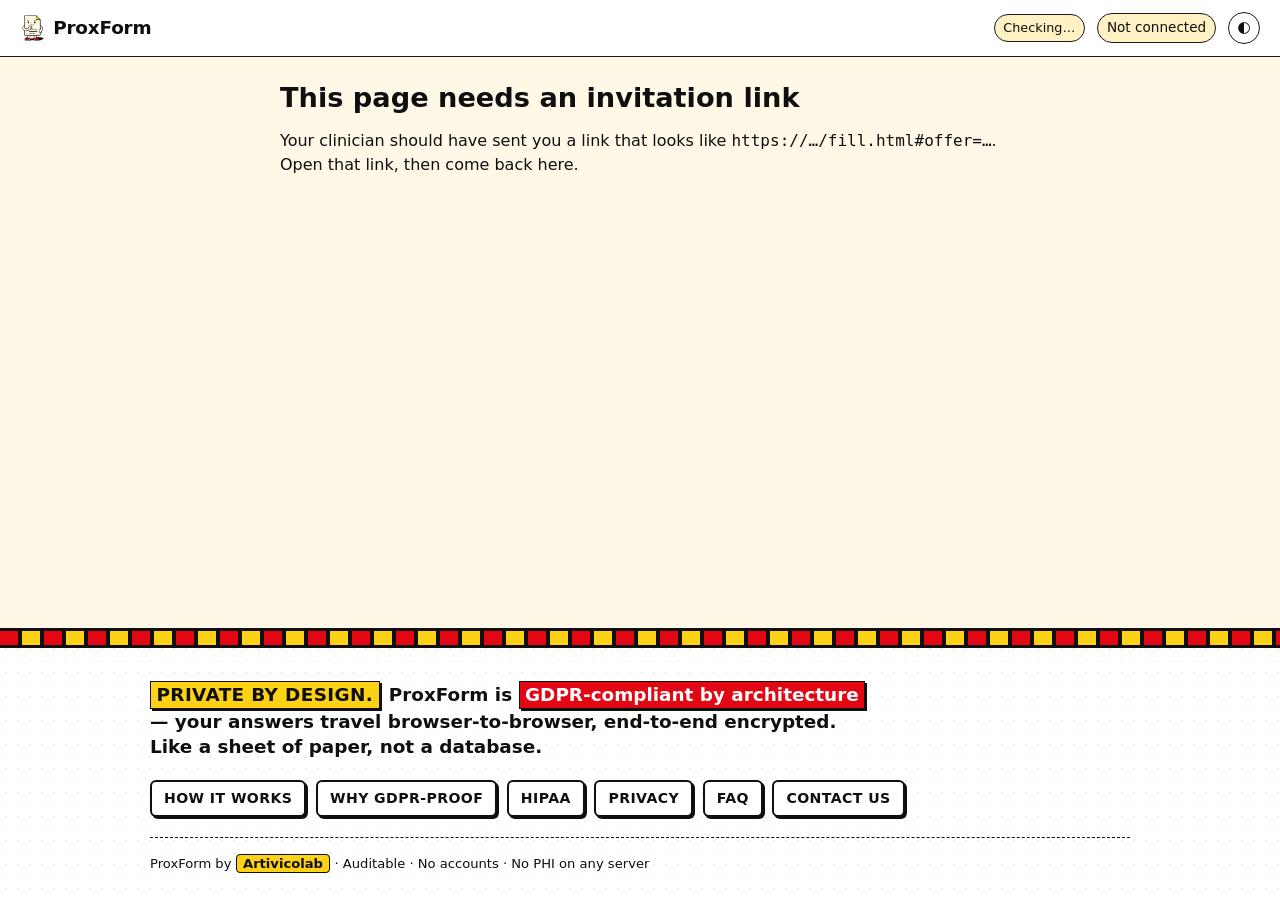
<file: fill.html>
<!doctype html>
<!-- © 2026 Artivicolab. All rights reserved. ProxForm — proprietary software. See LICENSE. -->
<html lang="en">
<head>
  <meta charset="utf-8">
  <meta name="viewport" content="width=device-width, initial-scale=1">
  <title>Fill in the form — ProxForm</title>
  <meta name="description" content="Securely fill in a medical form from your clinician. End-to-end encrypted, peer-to-peer.">
  <meta name="robots" content="noindex">
  <link rel="icon" type="image/png" sizes="32x32" href="/favicon-32x32.png?v=12">
  <link rel="icon" type="image/png" sizes="16x16" href="/favicon-16x16.png?v=12">
  <link rel="icon" type="image/png" sizes="96x96" href="/favicon-96x96.png?v=12">
  <link rel="apple-touch-icon" sizes="180x180" href="/apple-icon-180x180.png?v=12">
  <meta name="msapplication-TileColor" content="#e30613">
  <meta name="msapplication-config" content="/browserconfig.xml">
  <link rel="manifest" href="/manifest.json">
  <link rel="stylesheet" href="/css/style.css?v=12">
  <script src="/js/theme.js?v=12" defer></script>
  <script src="/js/storage.js?v=12" defer></script>
  <script src="/js/netcheck.js?v=12" defer></script>
  <script src="/js/crypto.js?v=12" defer></script>
  <script src="/js/p2p.js?v=12" defer></script>
  <script src="/js/render.js?v=12" defer></script>
  <script src="/js/cond.js?v=12" defer></script>
  <script src="/js/sig.js?v=12" defer></script>
  <script src="/js/fill.js?v=12" defer></script>
  <script src="/js/footer.js?v=12" defer></script>
  <script src="/js/analytics.js?v=12" defer></script>
  <script>
    // PWA service worker — caches the patient fill page so a refresh
    // during fill doesn't lose the form. The SW only handles static
    // files; patient answers travel over the WebRTC channel, never
    // through any cache.
    if ('serviceWorker' in navigator) {
      window.addEventListener('load', () => {
        navigator.serviceWorker.register('/sw.js').catch(() => {});
      });
    }
  </script>
</head>
<body class="app-page">
  <header class="topbar">
    <a class="brand" href="/"><img src="/favicon-96x96.png" alt="" class="brand-logo" width="26" height="26">ProxForm</a>
    <div class="topbar-actions">
      <span id="net-status" class="net-status net-checking" title="Checking whether your network can make direct peer-to-peer connections to a patient. Hover the badge once it updates for details.">Checking…</span>
      <span id="conn-status" class="conn-status" title="Status of the active peer-to-peer session, if one is open. Stays 'Not connected' until you generate a link and a patient joins.">Not connected</span>
      <button class="icon-btn" onclick="toggleTheme()" aria-label="Toggle theme" title="Switch between light and dark">◐</button>
    </div>
  </header>

  <main class="app-main">

    <!-- No offer in URL: dead end. -->
    <section id="step-noinvite" class="step hidden">
      <h1>This page needs an invitation link</h1>
      <p class="muted">Your clinician should have sent you a link that looks like <code>https://…/fill.html#offer=…</code>. Open that link, then come back here.</p>
    </section>

    <!-- Step 1: passphrase entry -->
    <section id="step-pass" class="step hidden">
      <h1>Enter the passphrase</h1>
      <p class="muted">Your clinician sent you a passphrase through a different channel (SMS, phone). Enter it below — without it, the form cannot be unlocked.</p>
      <label>
        <span>Passphrase</span>
        <input id="pass-input" type="text" autocomplete="off" placeholder="e.g. storm-fox-river-4821">
      </label>
      <p id="pass-error" class="error hidden">Wrong passphrase. Try again.</p>
      <div class="actions">
        <button id="btn-unlock" class="primary">Unlock <span class="arrow">→</span></button>
      </div>
    </section>

    <!-- Step 2: show reply link to send back -->
    <section id="step-reply" class="step hidden">
      <h1>Send this reply link back</h1>
      <p class="muted">Copy this link and send it back to your clinician (any channel works). As soon as they paste it, you'll be connected.</p>
      <label class="readonly-field">
        <span>Reply link</span>
        <div class="copy-row">
          <input id="reply-url" type="text" readonly>
          <button id="copy-reply" class="secondary">Copy</button>
        </div>
      </label>
      <p class="muted" id="waiting-line">Waiting for your clinician to accept…</p>
    </section>

    <!-- Step 3: the form -->
    <section id="step-form" class="step hidden">
      <div class="live-header">
        <h1 id="form-title-display">Form</h1>
        <div id="session-code" class="session-code" title="Read this code aloud with your clinician — both screens must match."></div>
      </div>
      <p id="form-desc-display" class="muted"></p>

      <form id="patient-form" class="patient-form"></form>

      <div class="actions page-actions">
        <div id="page-nav" class="page-nav hidden">
          <button id="btn-prev" class="secondary" type="button">← Previous</button>
          <span id="page-count" class="muted small"></span>
        </div>
        <button id="btn-next" class="secondary hidden" type="button">Next <span class="arrow">→</span></button>
        <button id="btn-submit" class="primary">Submit answers</button>
      </div>
    </section>

    <!-- Step 4: submitted -->
    <section id="step-done" class="step hidden">
      <h1>Done — your answers have been sent</h1>
      <p class="muted">Your clinician received your answers directly in their browser. Nothing has been stored on any server. You can close this tab.</p>
    </section>

  </main>

  <div id="toast" class="toast hidden"></div>

  <footer class="footer">
    <div class="footer-inner">
      <p class="footer-tagline"><strong>Private by design.</strong> ProxForm is <em>GDPR-compliant by architecture</em> — your answers travel browser-to-browser, end-to-end encrypted. Like a sheet of paper, not a database.</p>
      <nav class="footer-nav">
        <a href="/#how">How it works</a>
        <a href="/gdpr.html">Why GDPR-proof</a>
        <a href="/hipaa.html">HIPAA</a>
        <a href="/privacy.html">Privacy</a>
        <a href="/#faq">FAQ</a>
        <button id="contact-btn" type="button" class="link-btn">Contact us</button>
      </nav>
      <p class="footer-attribution">
        ProxForm by <a href="https://artivicolab.com" target="_blank" rel="noopener">Artivicolab</a>
        · Auditable · No accounts · No PHI on any server
      </p>
    </div>
  </footer>
</body>
</html>
</file>
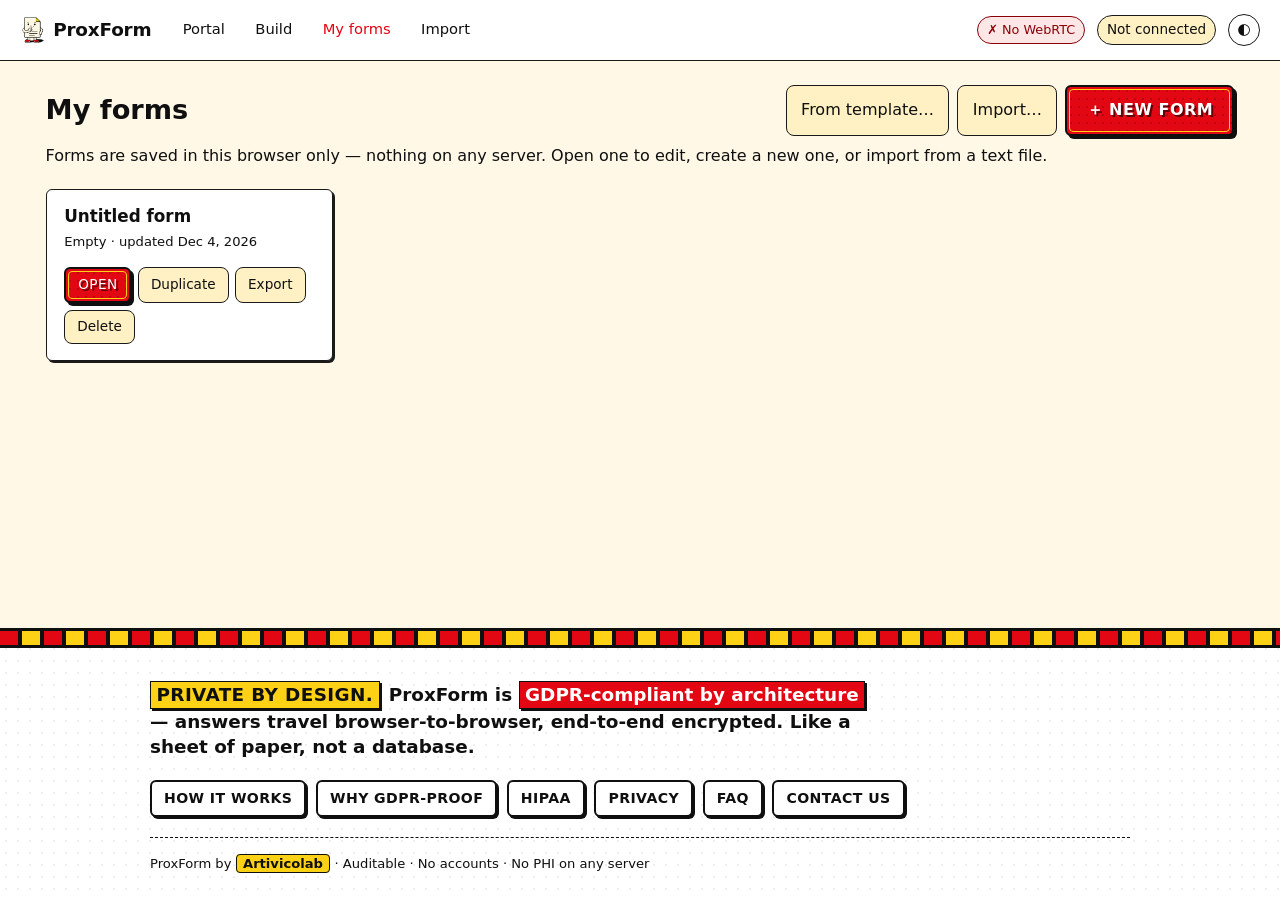
<file: forms.html>
<!doctype html>
<!-- © 2026 Artivicolab. All rights reserved. ProxForm — proprietary software. See LICENSE. -->
<html lang="en">
<head>
  <meta charset="utf-8">
  <meta name="viewport" content="width=device-width, initial-scale=1">
  <title>My forms — ProxForm</title>
  <meta name="description" content="Your saved medical intake forms. Open, duplicate, export, or create a new one.">
  <meta name="robots" content="noindex">
  <link rel="icon" type="image/png" sizes="32x32" href="/favicon-32x32.png?v=12">
  <link rel="icon" type="image/png" sizes="16x16" href="/favicon-16x16.png?v=12">
  <link rel="icon" type="image/png" sizes="96x96" href="/favicon-96x96.png?v=12">
  <link rel="apple-touch-icon" sizes="180x180" href="/apple-icon-180x180.png?v=12">
  <meta name="msapplication-TileColor" content="#e30613">
  <meta name="msapplication-config" content="/browserconfig.xml">
  <link rel="manifest" href="/manifest.json">
  <script>
    // Legacy page — redirect to the SPA shell.
    location.replace('/app.html#/forms');
  </script>
  <link rel="stylesheet" href="/css/style.css?v=12">
  <script src="/js/theme.js?v=12" defer></script>
  <script src="/js/netcheck.js?v=12" defer></script>
  <script src="/js/storage.js?v=12" defer></script>
  <script src="/js/render.js?v=12" defer></script>
  <script src="/js/import.js?v=12" defer></script>
  <script src="/js/templates.js?v=12" defer></script>
  <script src="/js/builder.js?v=12" defer></script>
  <script src="/js/footer.js?v=12" defer></script>
  <script src="/js/analytics.js?v=12" defer></script>
</head>
<body class="app-page forms-page" data-page="forms">
  <header class="topbar">
    <a class="brand" href="/"><img src="/favicon-96x96.png" alt="" class="brand-logo" width="26" height="26">ProxForm</a>
    <nav class="topnav" aria-label="Primary navigation">
      <a href="/">Home</a>
      <a href="/forms.html" class="active">My forms</a>
      <a href="/import.html">Import</a>
      <a href="/received.html">Received</a>
    </nav>
    <div class="topbar-actions">
      <span id="net-status" class="net-status net-checking" title="Checking whether your network can make direct peer-to-peer connections to a patient. Hover the badge once it updates for details.">Checking…</span>
      <span id="conn-status" class="conn-status" title="Status of the active peer-to-peer session, if one is open. Stays 'Not connected' until you generate a link and a patient joins.">Not connected</span>
      <a class="text-btn" href="/builder.html" title="Open the form builder">Build a form</a>
      <button class="icon-btn" onclick="toggleTheme()" aria-label="Toggle theme" title="Switch between light and dark">◐</button>
    </div>
  </header>

  <main class="app-main">
    <section class="step">
      <div class="dash-head">
        <h1>My forms</h1>
        <div class="dash-head-actions">
          <button id="btn-templates"   class="secondary" type="button" title="Start from a ready-made template — medical, legal, hospitality, HR, wellness">From template…</button>
          <button id="btn-import-form" class="secondary" type="button" title="Paste a YAML-style or JSON definition to create a new form">Import…</button>
          <button id="btn-new-form"    class="primary"   type="button" title="Start a brand-new empty form">＋ New form</button>
        </div>
      </div>
      <p class="muted">Forms are saved in this browser only — nothing on any server. Open one to edit, create a new one, or import from a text file.</p>

      <div id="forms-list" class="forms-list" aria-live="polite"></div>
    </section>

    <!-- Templates picker modal -->
    <dialog id="templates-dialog" class="dialog">
      <h2>Start from a template</h2>
      <p class="muted">Pick a ready-made form to start from. You'll land in the builder with all the questions already in place — edit, add, remove, then generate the link.</p>
      <div id="templates-list" class="templates-grid"></div>
      <div class="actions">
        <button id="btn-templates-cancel" class="secondary" type="button">Cancel</button>
      </div>
    </dialog>

    <!-- Import modal -->
    <dialog id="import-dialog" class="dialog">
      <h2>Import a form</h2>
      <p class="muted">Paste a form definition or upload a file. Two formats are accepted: indented (human-friendly) or JSON.</p>
      <details class="import-help">
        <summary>Format example</summary>
<pre><code>title: Pre-appointment intake
description: Please fill before your visit

# Patient Information
text*    half    Full name
date*    half    Date of birth
text     half    Phone
text     half    Email

# Reason for Visit
textarea*        Primary reason for visit
yesno            Have you been treated for this before?
checkbox         Do you have any of these conditions?
                 - Diabetes
                 - Hypertension
                 - Heart disease
                 - Asthma</code></pre>
        <p class="muted small">
          <code>*</code> after the type marks the field required.
          <code>half</code> pairs the field on a row with the next half-width field.
          Section headers start with <code>#</code>. Choices for radio/checkbox go on indented <code>- option</code> lines.
        </p>
      </details>
      <label>
        <span>Paste form definition</span>
        <textarea id="import-text" rows="12" spellcheck="false" placeholder="title: My intake form
description: ...

# Section
text*  half  Question..."></textarea>
      </label>
      <label class="file-row">
        <span>…or upload a .txt / .json file</span>
        <input id="import-file" type="file" accept=".txt,.json,text/plain,application/json">
      </label>
      <p id="import-error" class="error hidden"></p>
      <div class="actions">
        <button id="btn-import-do" class="primary" type="button">Import</button>
        <button id="btn-import-cancel" class="secondary" type="button">Cancel</button>
      </div>
    </dialog>
  </main>

  <div id="toast" class="toast hidden"></div>

  <footer class="footer">
    <div class="footer-inner">
      <p class="footer-tagline"><strong>Private by design.</strong> ProxForm is <em>GDPR-compliant by architecture</em> — answers travel browser-to-browser, end-to-end encrypted. Like a sheet of paper, not a database.</p>
      <nav class="footer-nav">
        <a href="/#how">How it works</a>
        <a href="/gdpr.html">Why GDPR-proof</a>
        <a href="/hipaa.html">HIPAA</a>
        <a href="/privacy.html">Privacy</a>
        <a href="/#faq">FAQ</a>
        <button id="contact-btn" type="button" class="link-btn">Contact us</button>
      </nav>
      <p class="footer-attribution">
        ProxForm by <a href="https://artivicolab.com" target="_blank" rel="noopener">Artivicolab</a>
        · Auditable · No accounts · No PHI on any server
      </p>
    </div>
  </footer>
</body>
</html>
</file>
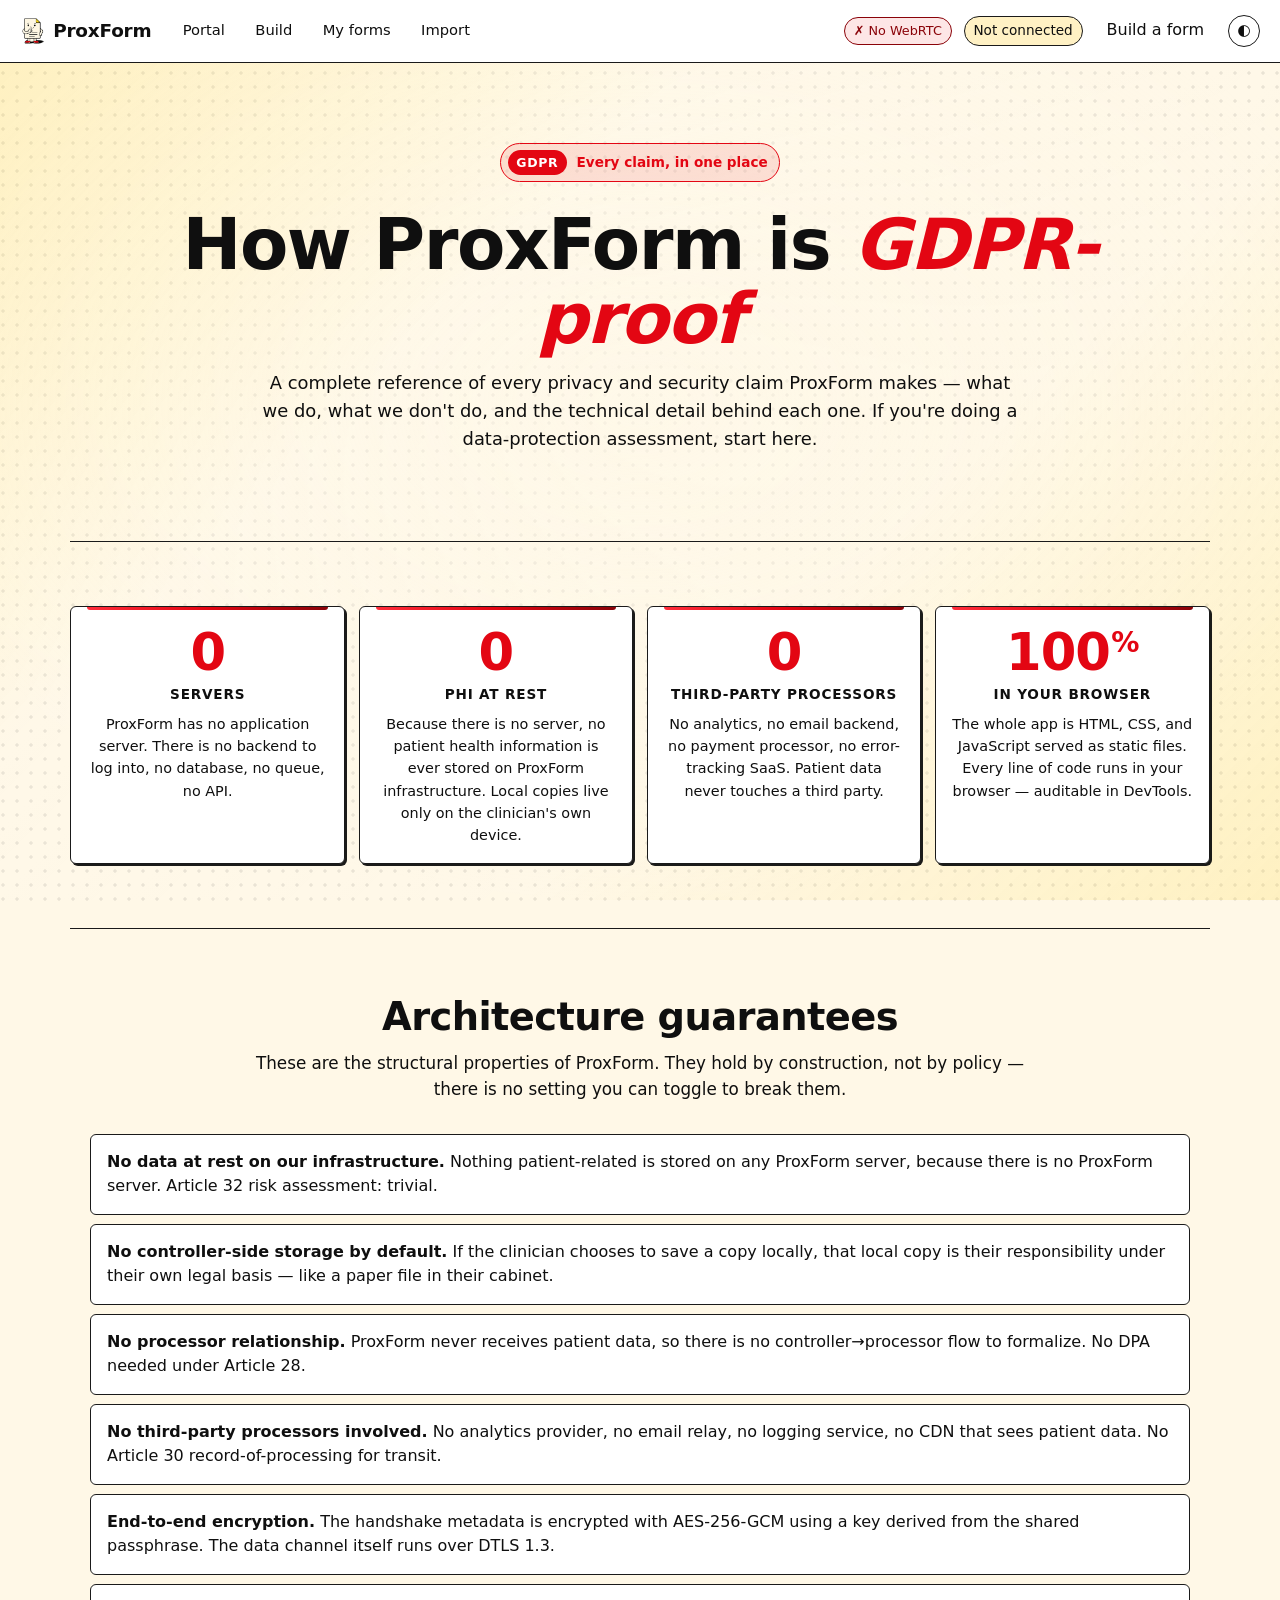
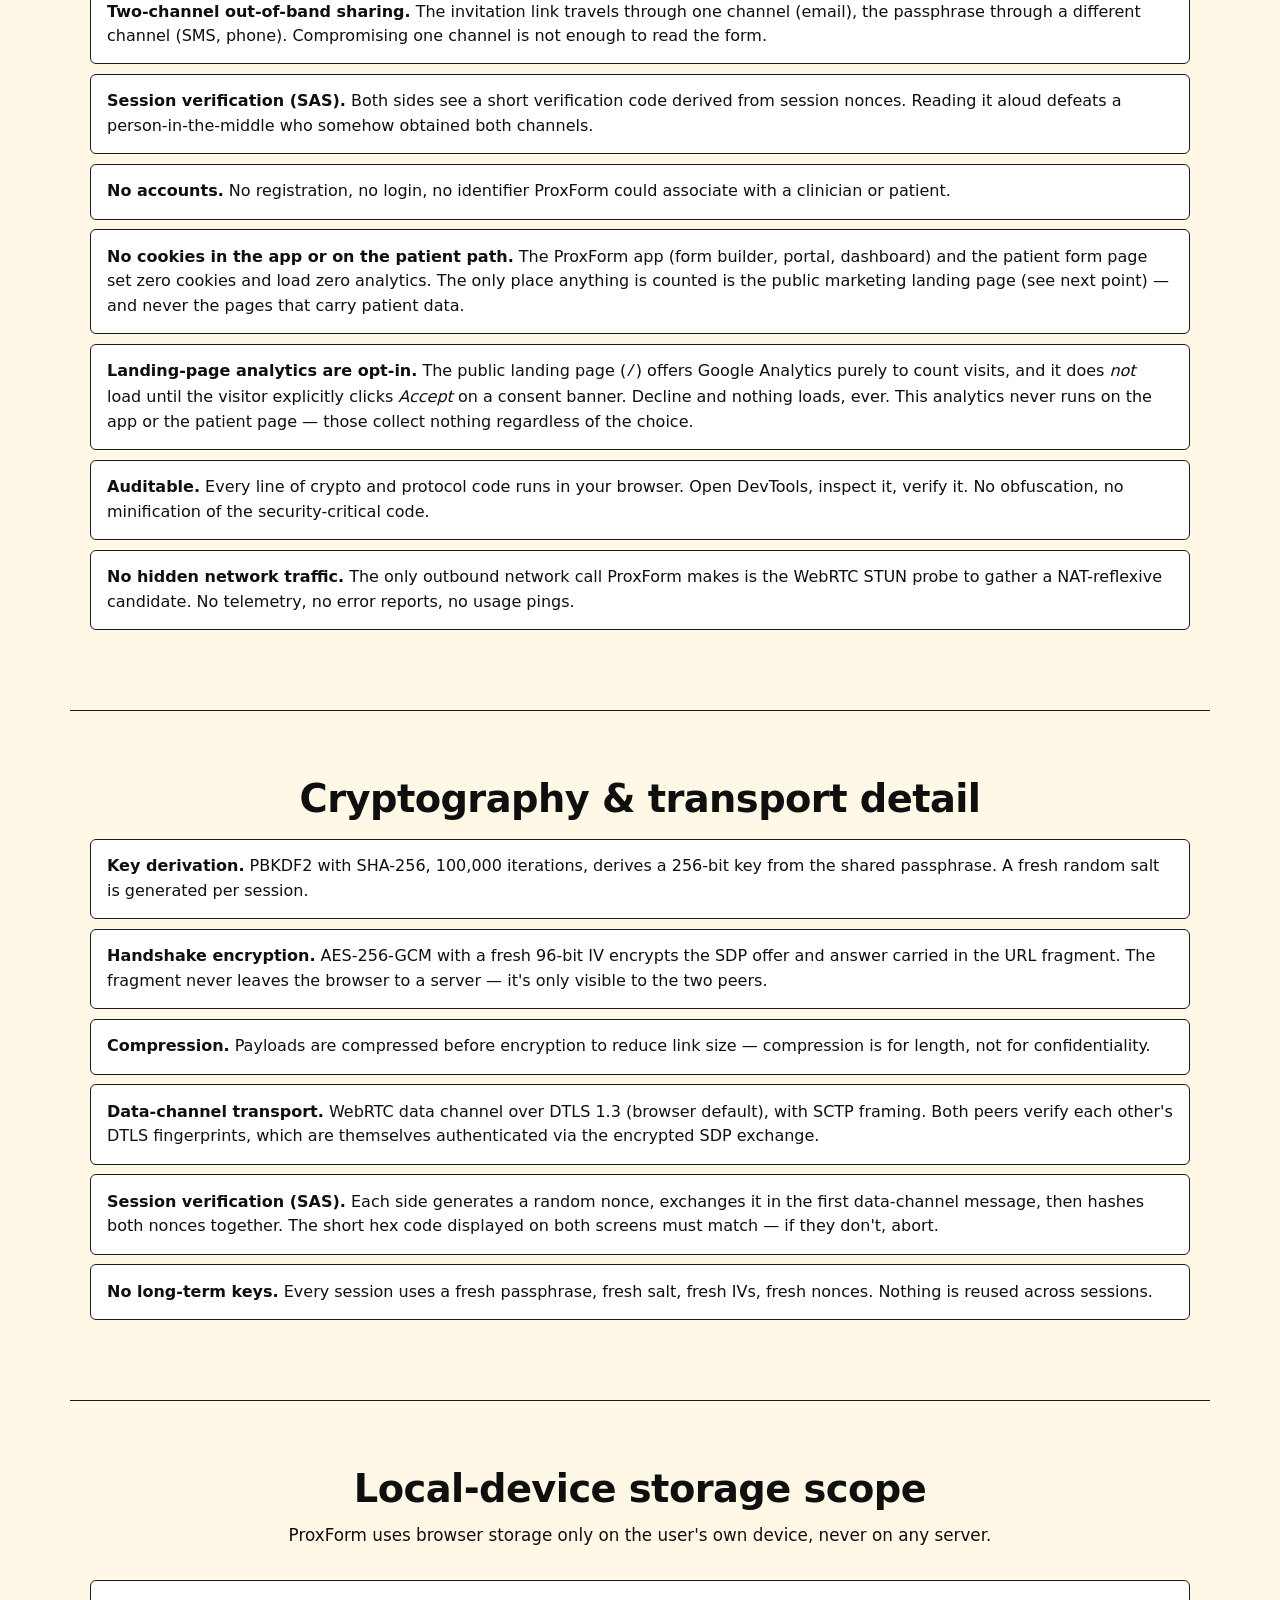
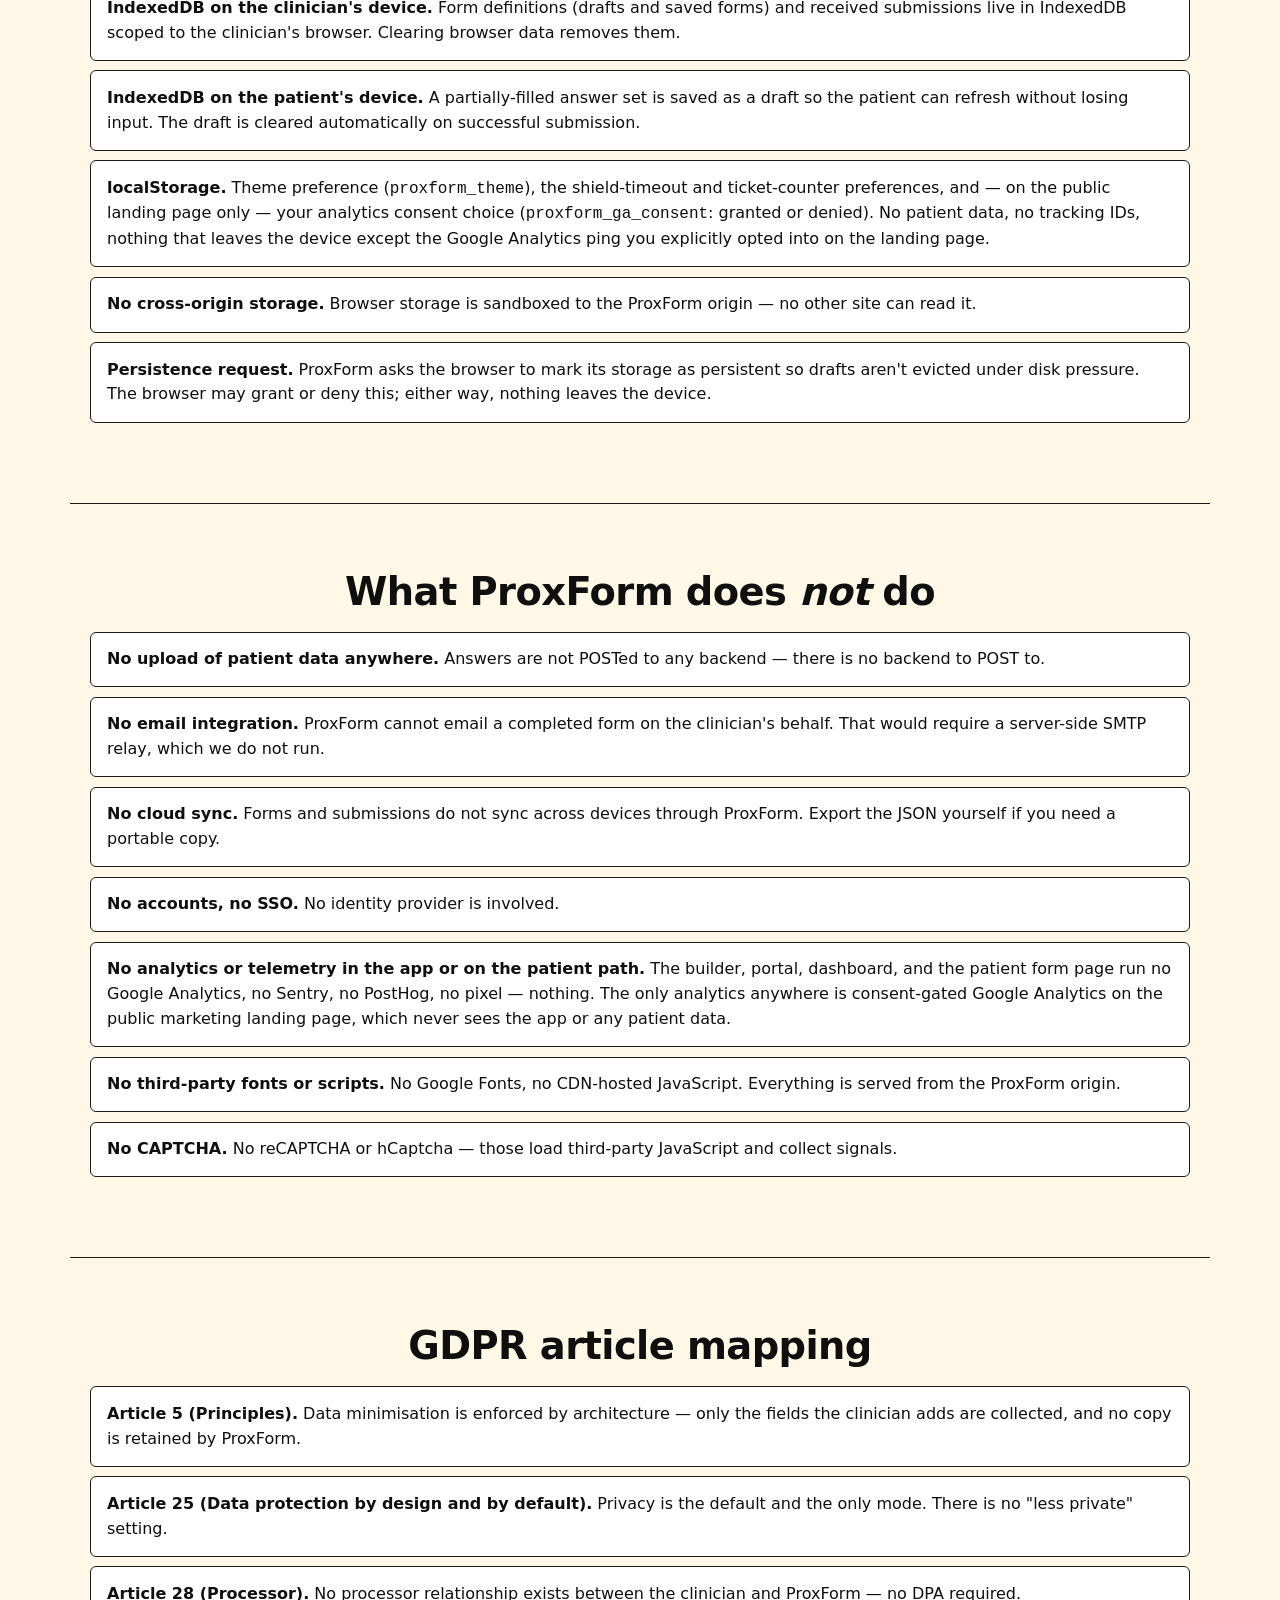
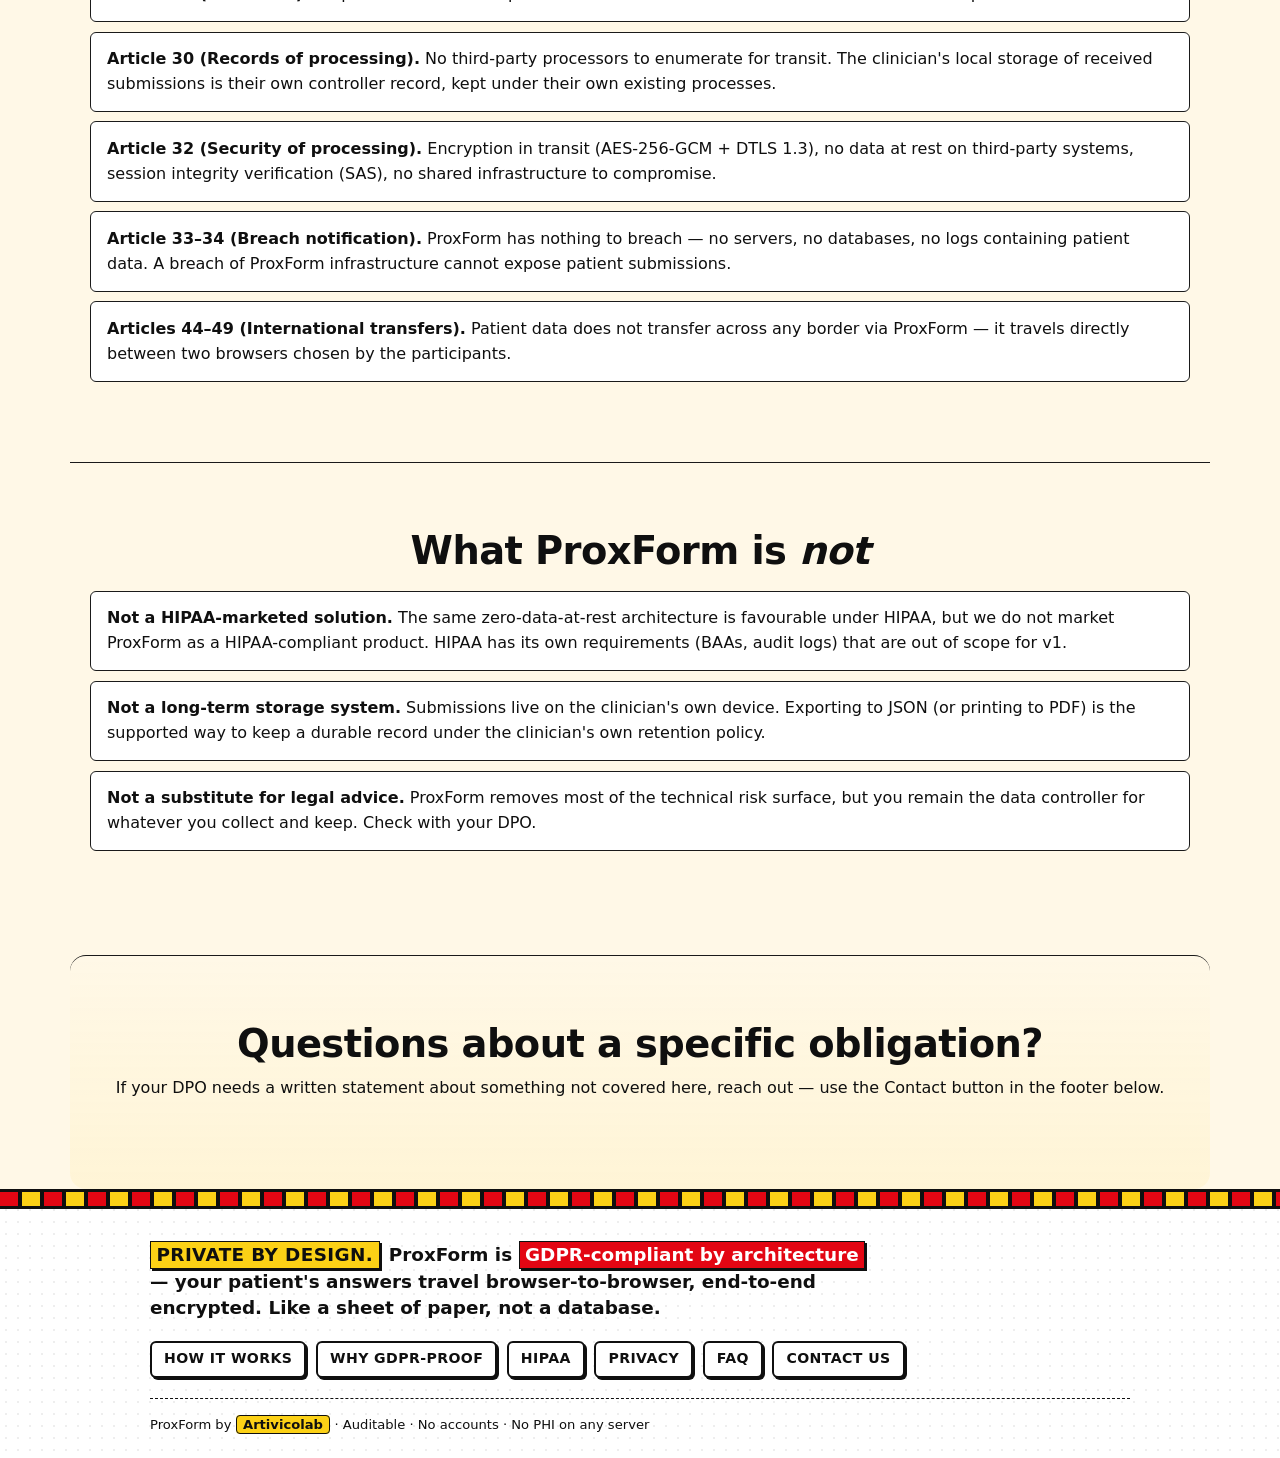
<file: gdpr.html>
<!doctype html>
<!-- © 2026 Artivicolab. All rights reserved. ProxForm — proprietary software. See LICENSE. -->
<html lang="en">
<head>
  <meta charset="utf-8">
  <meta name="viewport" content="width=device-width, initial-scale=1">
  <title>How ProxForm is GDPR-proof — full claims & technical detail | ProxForm</title>
  <meta name="description" content="Every GDPR-proof claim ProxForm makes, in one place — architecture, cryptography, storage scope, processor relationships, GDPR article mapping.">
  <meta name="theme-color" content="#e30613">
  <meta name="robots" content="index, follow, max-image-preview:large, max-snippet:-1">
  <meta name="author" content="Artivicolab">
  <link rel="canonical" href="https://proxform.artivicolab.com/gdpr.html">

  <meta property="og:type" content="article">
  <meta property="og:title" content="How ProxForm is GDPR-proof — full claims & technical detail">
  <meta property="og:description" content="Every GDPR-proof claim ProxForm makes, in one place — architecture, cryptography, storage scope, processor relationships, GDPR article mapping.">
  <meta property="og:url" content="https://proxform.artivicolab.com/gdpr.html">
  <meta property="og:site_name" content="ProxForm">
  <meta property="og:locale" content="en_US">
  <meta property="og:image" content="https://proxform.artivicolab.com/icons/logo-lockup.png">
  <meta name="twitter:card" content="summary_large_image">
  <meta name="twitter:title" content="How ProxForm is GDPR-proof — full claims & technical detail">
  <meta name="twitter:description" content="Every GDPR-proof claim ProxForm makes, in one place — architecture, cryptography, storage scope, GDPR article mapping.">
  <meta name="twitter:image" content="https://proxform.artivicolab.com/icons/logo-lockup.png">

  <script type="application/ld+json">
  {
    "@context": "https://schema.org",
    "@type": "TechArticle",
    "headline": "How ProxForm is GDPR-proof",
    "description": "A complete reference of every privacy and security claim ProxForm makes — architecture guarantees, cryptography, local-storage scope, GDPR article mapping.",
    "url": "https://proxform.artivicolab.com/gdpr.html",
    "inLanguage": "en",
    "author": { "@type": "Organization", "name": "Artivicolab", "url": "https://artivicolab.com" },
    "publisher": { "@type": "Organization", "name": "Artivicolab", "url": "https://artivicolab.com" },
    "about": [
      { "@type": "Thing", "name": "GDPR compliance" },
      { "@type": "Thing", "name": "End-to-end encryption" },
      { "@type": "Thing", "name": "Peer-to-peer data transfer" }
    ],
    "isPartOf": { "@type": "WebSite", "name": "ProxForm", "url": "https://proxform.artivicolab.com/" }
  }
  </script>

  <link rel="icon" type="image/png" sizes="32x32" href="/favicon-32x32.png?v=12">
  <link rel="icon" type="image/png" sizes="16x16" href="/favicon-16x16.png?v=12">
  <link rel="icon" type="image/png" sizes="96x96" href="/favicon-96x96.png?v=12">
  <link rel="apple-touch-icon" sizes="180x180" href="/apple-icon-180x180.png?v=12">
  <meta name="msapplication-TileColor" content="#e30613">
  <meta name="msapplication-config" content="/browserconfig.xml">
  <link rel="manifest" href="/manifest.json">
  <link rel="stylesheet" href="/css/style.css?v=12">
  <script src="/js/theme.js?v=12" defer></script>
  <script src="/js/netcheck.js?v=12" defer></script>
  <script src="/js/bg.js?v=12" defer></script>
  <script src="/js/footer.js?v=12" defer></script>
  <script src="/js/analytics.js?v=12" defer></script>
  <script defer>window.addEventListener('DOMContentLoaded', () => ProxNet.checkAndDisplay('net-status'));</script>
</head>
<body class="home-page">
  <div class="bg-mirror" aria-hidden="true"></div>
  <header class="topbar">
    <a class="brand" href="/"><img src="/favicon-96x96.png" alt="" class="brand-logo" width="26" height="26">ProxForm</a>
    <nav class="topnav" aria-label="Primary navigation">
      <a href="/app.html#/received">Portal</a>
      <a href="/app.html#/build">Build</a>
      <a href="/app.html#/forms">My forms</a>
      <a href="/app.html#/import">Import</a>
    </nav>
    <div class="topbar-actions">
      <span id="net-status" class="net-status net-checking" title="Checking whether your network can make direct peer-to-peer connections to a patient. Hover the badge once it updates for details.">Checking…</span>
      <span id="conn-status" class="conn-status" title="Status of the active peer-to-peer session, if one is open. Stays 'Not connected' until you generate a link and a patient joins.">Not connected</span>
      <a class="text-btn" href="/app.html#/build" title="Open the form builder">Build a form</a>
      <button class="icon-btn" onclick="toggleTheme()" aria-label="Toggle theme" title="Switch between light and dark">◐</button>
    </div>
  </header>

  <main>
    <section class="hero">
      <div class="gdpr-badge" aria-label="GDPR-proof by design">
        <span class="gdpr-badge-mark">GDPR</span>
        <span class="gdpr-badge-text">Every claim, in one place</span>
      </div>
      <h1>How ProxForm is <em>GDPR-proof</em></h1>
      <p class="lede">A complete reference of every privacy and security claim ProxForm makes — what we do, what we don't do, and the technical detail behind each one. If you're doing a data-protection assessment, start here.</p>
    </section>

    <section class="gdpr-pillars">
      <h2 class="visually-hidden">The four pillars</h2>
      <div class="pillar-grid">
        <div class="pillar">
          <div class="pillar-num">0</div>
          <div class="pillar-label">Servers</div>
          <p>ProxForm has no application server. There is no backend to log into, no database, no queue, no API.</p>
        </div>
        <div class="pillar">
          <div class="pillar-num">0</div>
          <div class="pillar-label">PHI at rest</div>
          <p>Because there is no server, no patient health information is ever stored on ProxForm infrastructure. Local copies live only on the clinician's own device.</p>
        </div>
        <div class="pillar">
          <div class="pillar-num">0</div>
          <div class="pillar-label">Third-party processors</div>
          <p>No analytics, no email backend, no payment processor, no error-tracking SaaS. Patient data never touches a third party.</p>
        </div>
        <div class="pillar">
          <div class="pillar-num">100<span class="pct">%</span></div>
          <div class="pillar-label">In your browser</div>
          <p>The whole app is HTML, CSS, and JavaScript served as static files. Every line of code runs in your browser — auditable in DevTools.</p>
        </div>
      </div>
    </section>

    <section class="why">
      <h2>Architecture guarantees</h2>
      <p class="why-lede">These are the structural properties of ProxForm. They hold by construction, not by policy — there is no setting you can toggle to break them.</p>
      <ul class="why-list">
        <li><strong>No data at rest on our infrastructure.</strong> Nothing patient-related is stored on any ProxForm server, because there is no ProxForm server. <span class="muted">Article 32 risk assessment: trivial.</span></li>
        <li><strong>No controller-side storage by default.</strong> If the clinician chooses to save a copy locally, that local copy is their responsibility under their own legal basis — like a paper file in their cabinet.</li>
        <li><strong>No processor relationship.</strong> ProxForm never receives patient data, so there is no controller→processor flow to formalize. <span class="muted">No DPA needed under Article 28.</span></li>
        <li><strong>No third-party processors involved.</strong> No analytics provider, no email relay, no logging service, no CDN that sees patient data. <span class="muted">No Article 30 record-of-processing for transit.</span></li>
        <li><strong>End-to-end encryption.</strong> The handshake metadata is encrypted with AES-256-GCM using a key derived from the shared passphrase. The data channel itself runs over DTLS 1.3.</li>
        <li><strong>Two-channel out-of-band sharing.</strong> The invitation link travels through one channel (email), the passphrase through a different channel (SMS, phone). Compromising one channel is not enough to read the form.</li>
        <li><strong>Session verification (SAS).</strong> Both sides see a short verification code derived from session nonces. Reading it aloud defeats a person-in-the-middle who somehow obtained both channels.</li>
        <li><strong>No accounts.</strong> No registration, no login, no identifier ProxForm could associate with a clinician or patient.</li>
        <li><strong>No cookies in the app or on the patient path.</strong> The ProxForm app (form builder, portal, dashboard) and the patient form page set zero cookies and load zero analytics. The only place anything is counted is the public marketing landing page (see next point) — and never the pages that carry patient data.</li>
        <li><strong>Landing-page analytics are opt-in.</strong> The public landing page (<code>/</code>) offers Google Analytics purely to count visits, and it does <em>not</em> load until the visitor explicitly clicks <em>Accept</em> on a consent banner. Decline and nothing loads, ever. This analytics never runs on the app or the patient page — those collect nothing regardless of the choice.</li>
        <li><strong>Auditable.</strong> Every line of crypto and protocol code runs in your browser. Open DevTools, inspect it, verify it. No obfuscation, no minification of the security-critical code.</li>
        <li><strong>No hidden network traffic.</strong> The only outbound network call ProxForm makes is the WebRTC STUN probe to gather a NAT-reflexive candidate. No telemetry, no error reports, no usage pings.</li>
      </ul>
    </section>

    <section class="why">
      <h2>Cryptography &amp; transport detail</h2>
      <ul class="why-list">
        <li><strong>Key derivation.</strong> PBKDF2 with SHA-256, 100,000 iterations, derives a 256-bit key from the shared passphrase. A fresh random salt is generated per session.</li>
        <li><strong>Handshake encryption.</strong> AES-256-GCM with a fresh 96-bit IV encrypts the SDP offer and answer carried in the URL fragment. The fragment never leaves the browser to a server — it's only visible to the two peers.</li>
        <li><strong>Compression.</strong> Payloads are compressed before encryption to reduce link size — compression is for length, not for confidentiality.</li>
        <li><strong>Data-channel transport.</strong> WebRTC data channel over DTLS 1.3 (browser default), with SCTP framing. Both peers verify each other's DTLS fingerprints, which are themselves authenticated via the encrypted SDP exchange.</li>
        <li><strong>Session verification (SAS).</strong> Each side generates a random nonce, exchanges it in the first data-channel message, then hashes both nonces together. The short hex code displayed on both screens must match — if they don't, abort.</li>
        <li><strong>No long-term keys.</strong> Every session uses a fresh passphrase, fresh salt, fresh IVs, fresh nonces. Nothing is reused across sessions.</li>
      </ul>
    </section>

    <section class="why">
      <h2>Local-device storage scope</h2>
      <p class="why-lede">ProxForm uses browser storage only on the user's own device, never on any server.</p>
      <ul class="why-list">
        <li><strong>IndexedDB on the clinician's device.</strong> Form definitions (drafts and saved forms) and received submissions live in IndexedDB scoped to the clinician's browser. Clearing browser data removes them.</li>
        <li><strong>IndexedDB on the patient's device.</strong> A partially-filled answer set is saved as a draft so the patient can refresh without losing input. The draft is cleared automatically on successful submission.</li>
        <li><strong>localStorage.</strong> Theme preference (<code>proxform_theme</code>), the shield-timeout and ticket-counter preferences, and — on the public landing page only — your analytics consent choice (<code>proxform_ga_consent</code>: granted or denied). No patient data, no tracking IDs, nothing that leaves the device except the Google Analytics ping you explicitly opted into on the landing page.</li>
        <li><strong>No cross-origin storage.</strong> Browser storage is sandboxed to the ProxForm origin — no other site can read it.</li>
        <li><strong>Persistence request.</strong> ProxForm asks the browser to mark its storage as persistent so drafts aren't evicted under disk pressure. The browser may grant or deny this; either way, nothing leaves the device.</li>
      </ul>
    </section>

    <section class="why">
      <h2>What ProxForm does <em>not</em> do</h2>
      <ul class="why-list">
        <li><strong>No upload of patient data anywhere.</strong> Answers are not POSTed to any backend — there is no backend to POST to.</li>
        <li><strong>No email integration.</strong> ProxForm cannot email a completed form on the clinician's behalf. That would require a server-side SMTP relay, which we do not run.</li>
        <li><strong>No cloud sync.</strong> Forms and submissions do not sync across devices through ProxForm. Export the JSON yourself if you need a portable copy.</li>
        <li><strong>No accounts, no SSO.</strong> No identity provider is involved.</li>
        <li><strong>No analytics or telemetry in the app or on the patient path.</strong> The builder, portal, dashboard, and the patient form page run no Google Analytics, no Sentry, no PostHog, no pixel — nothing. The only analytics anywhere is consent-gated Google Analytics on the public marketing landing page, which never sees the app or any patient data.</li>
        <li><strong>No third-party fonts or scripts.</strong> No Google Fonts, no CDN-hosted JavaScript. Everything is served from the ProxForm origin.</li>
        <li><strong>No CAPTCHA.</strong> No reCAPTCHA or hCaptcha — those load third-party JavaScript and collect signals.</li>
      </ul>
    </section>

    <section class="why">
      <h2>GDPR article mapping</h2>
      <ul class="why-list">
        <li><strong>Article 5 (Principles).</strong> Data minimisation is enforced by architecture — only the fields the clinician adds are collected, and no copy is retained by ProxForm.</li>
        <li><strong>Article 25 (Data protection by design and by default).</strong> Privacy is the default and the only mode. There is no "less private" setting.</li>
        <li><strong>Article 28 (Processor).</strong> No processor relationship exists between the clinician and ProxForm — no DPA required.</li>
        <li><strong>Article 30 (Records of processing).</strong> No third-party processors to enumerate for transit. The clinician's local storage of received submissions is their own controller record, kept under their own existing processes.</li>
        <li><strong>Article 32 (Security of processing).</strong> Encryption in transit (AES-256-GCM + DTLS 1.3), no data at rest on third-party systems, session integrity verification (SAS), no shared infrastructure to compromise.</li>
        <li><strong>Article 33–34 (Breach notification).</strong> ProxForm has nothing to breach — no servers, no databases, no logs containing patient data. A breach of ProxForm infrastructure cannot expose patient submissions.</li>
        <li><strong>Articles 44–49 (International transfers).</strong> Patient data does not transfer across any border via ProxForm — it travels directly between two browsers chosen by the participants.</li>
      </ul>
    </section>

    <section class="why">
      <h2>What ProxForm is <em>not</em></h2>
      <ul class="why-list">
        <li><strong>Not a HIPAA-marketed solution.</strong> The same zero-data-at-rest architecture is favourable under HIPAA, but we do not market ProxForm as a HIPAA-compliant product. HIPAA has its own requirements (BAAs, audit logs) that are out of scope for v1.</li>
        <li><strong>Not a long-term storage system.</strong> Submissions live on the clinician's own device. Exporting to JSON (or printing to PDF) is the supported way to keep a durable record under the clinician's own retention policy.</li>
        <li><strong>Not a substitute for legal advice.</strong> ProxForm removes most of the technical risk surface, but you remain the data controller for whatever you collect and keep. Check with your DPO.</li>
      </ul>
    </section>

    <section class="cta">
      <h2>Questions about a specific obligation?</h2>
      <p>If your DPO needs a written statement about something not covered here, reach out — use the Contact button in the footer below.</p>
    </section>
  </main>

  <footer class="footer">
    <div class="footer-inner">
      <p class="footer-tagline"><strong>Private by design.</strong> ProxForm is <em>GDPR-compliant by architecture</em> — your patient's answers travel browser-to-browser, end-to-end encrypted. Like a sheet of paper, not a database.</p>
      <nav class="footer-nav">
        <a href="/#how">How it works</a>
        <a href="/gdpr.html">Why GDPR-proof</a>
        <a href="/hipaa.html">HIPAA</a>
        <a href="/privacy.html">Privacy</a>
        <a href="/#faq">FAQ</a>
        <button id="contact-btn" type="button" class="link-btn">Contact us</button>
      </nav>
      <p class="footer-attribution">
        ProxForm by <a href="https://artivicolab.com" target="_blank" rel="noopener">Artivicolab</a>
        · Auditable · No accounts · No PHI on any server
      </p>
    </div>
  </footer>
</body>
</html>
</file>
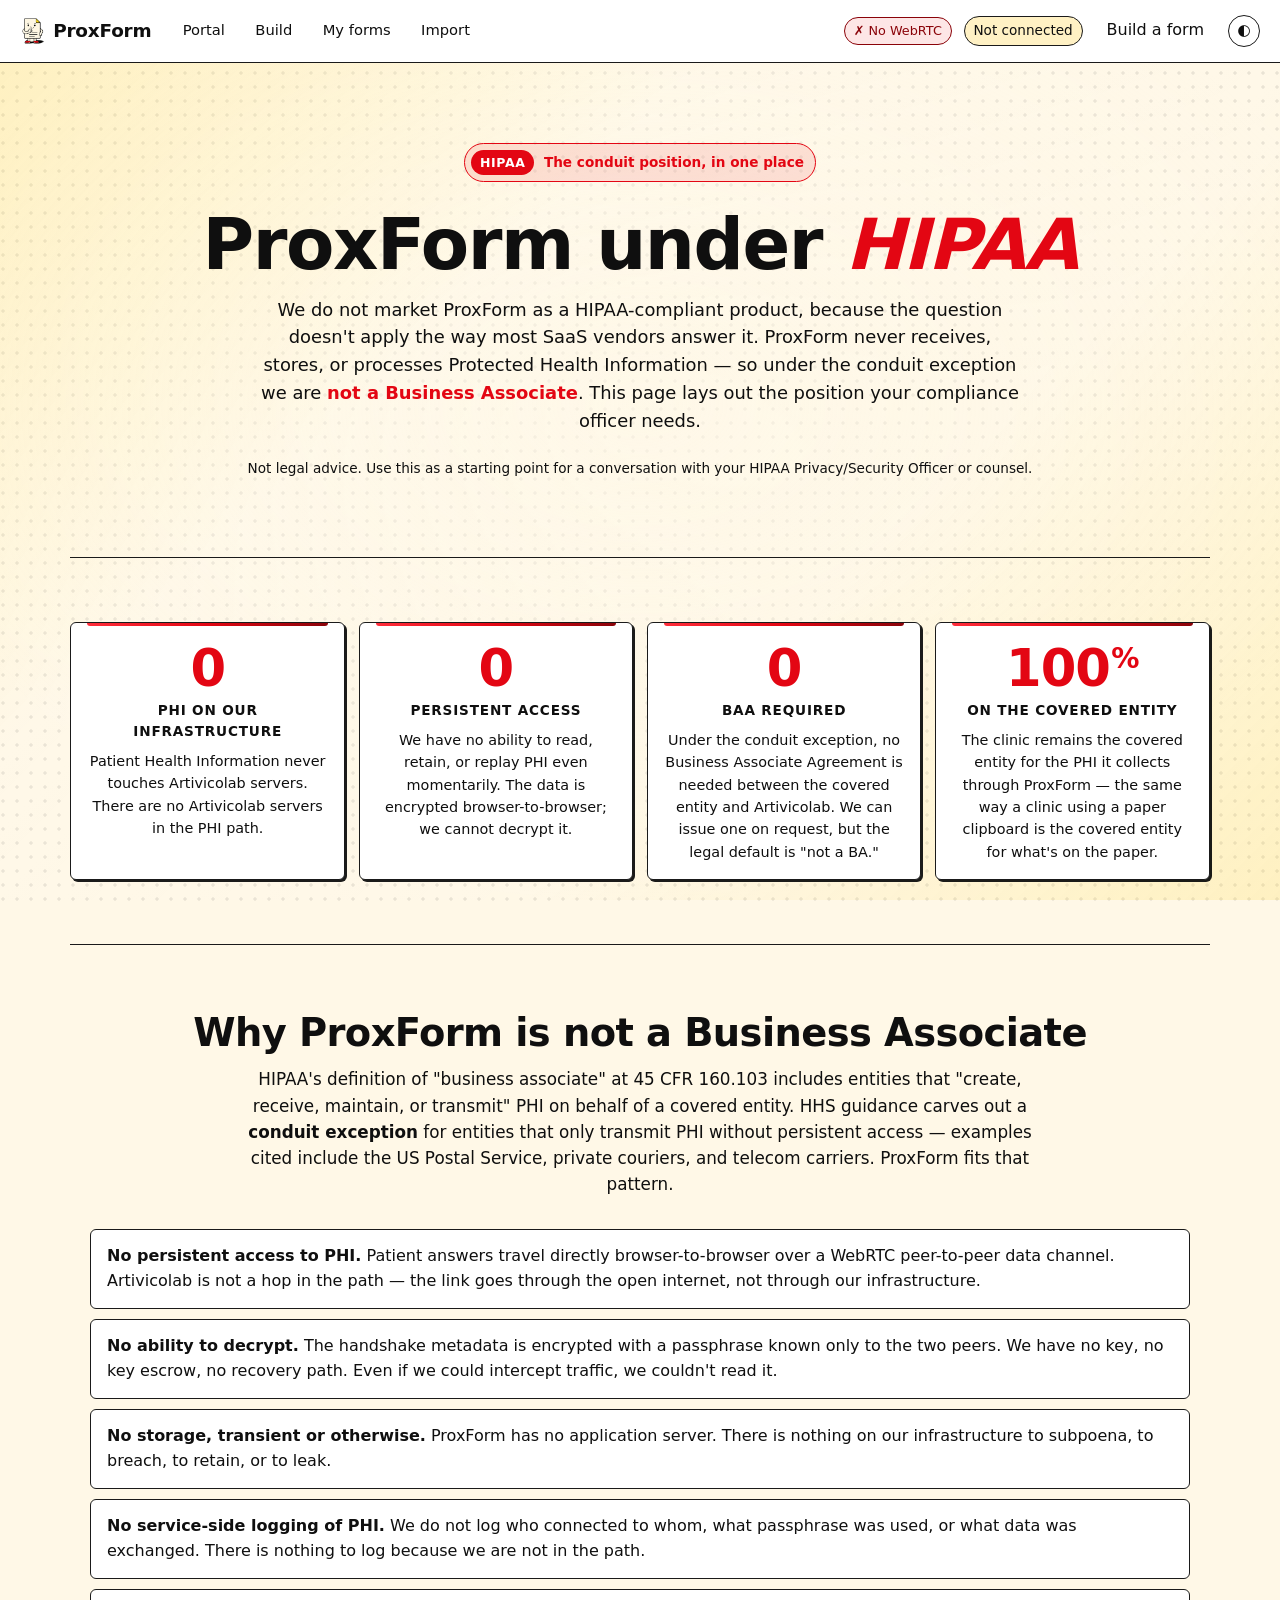
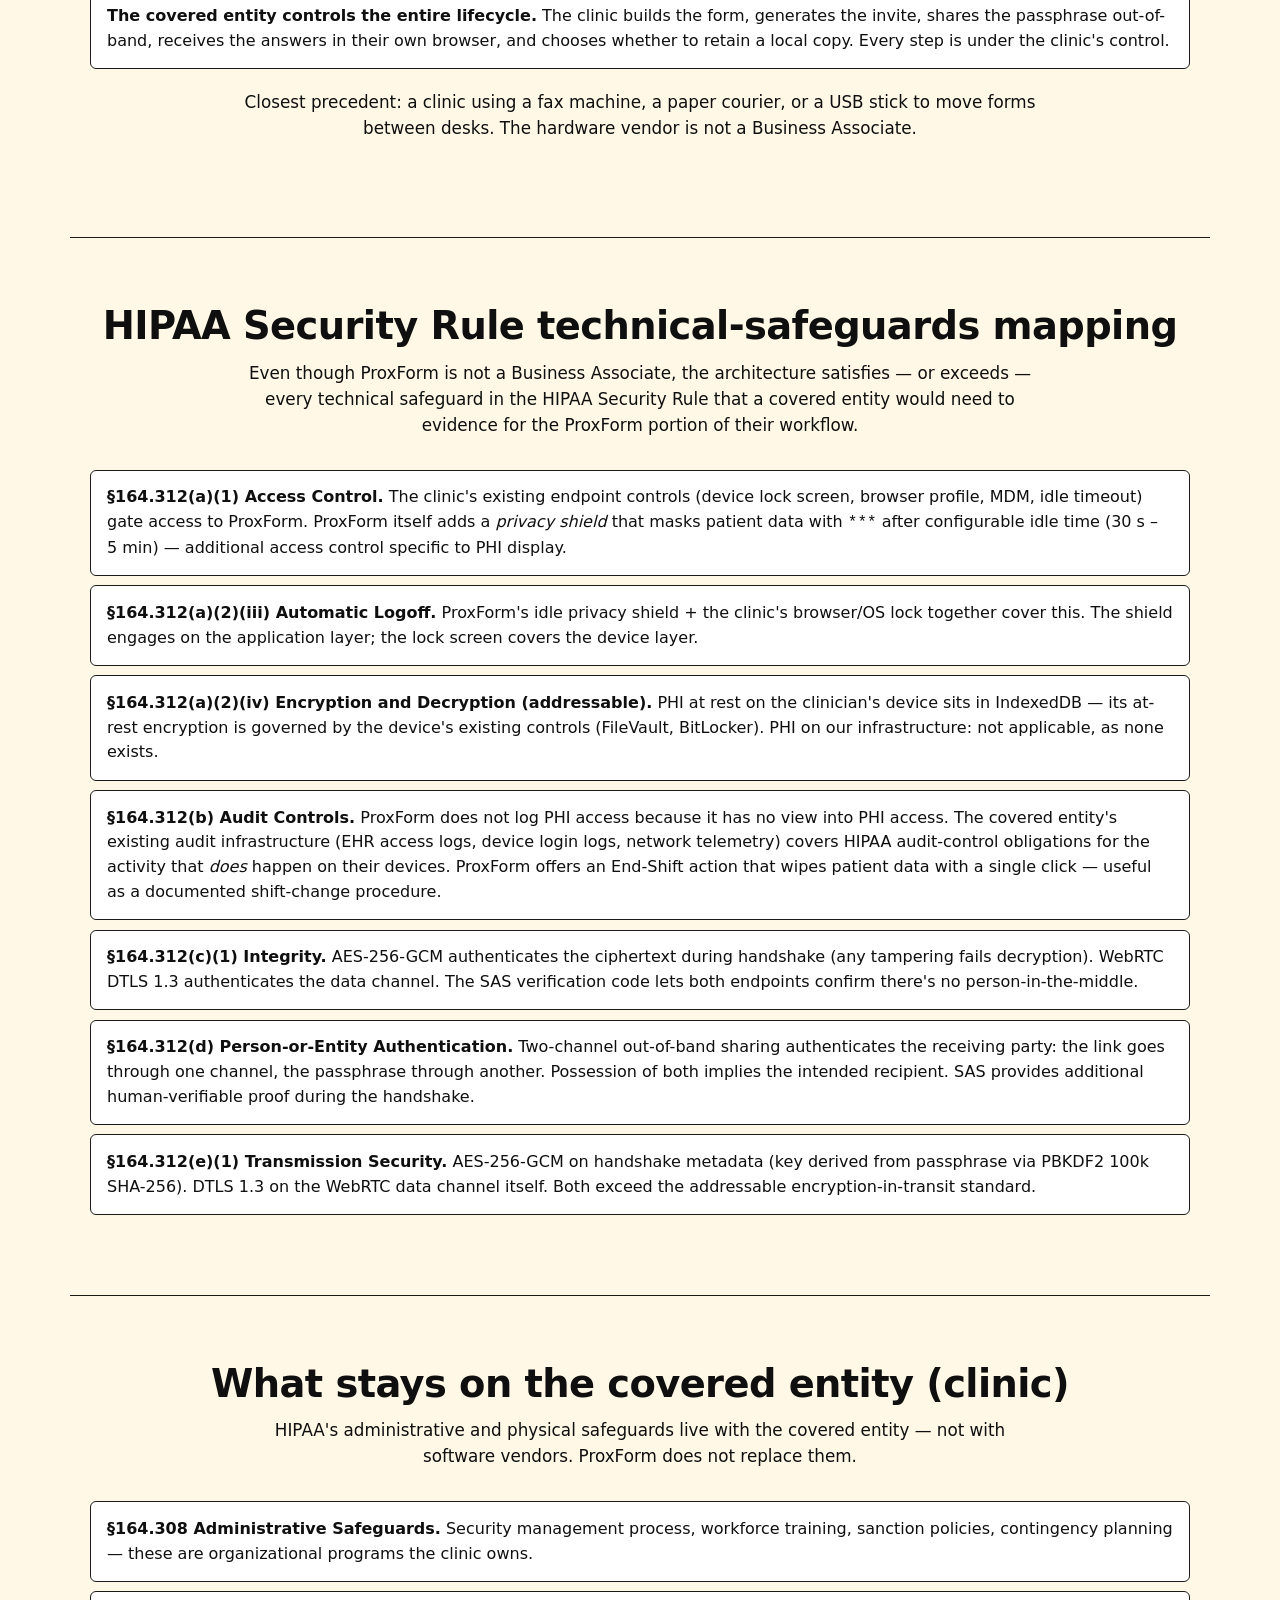
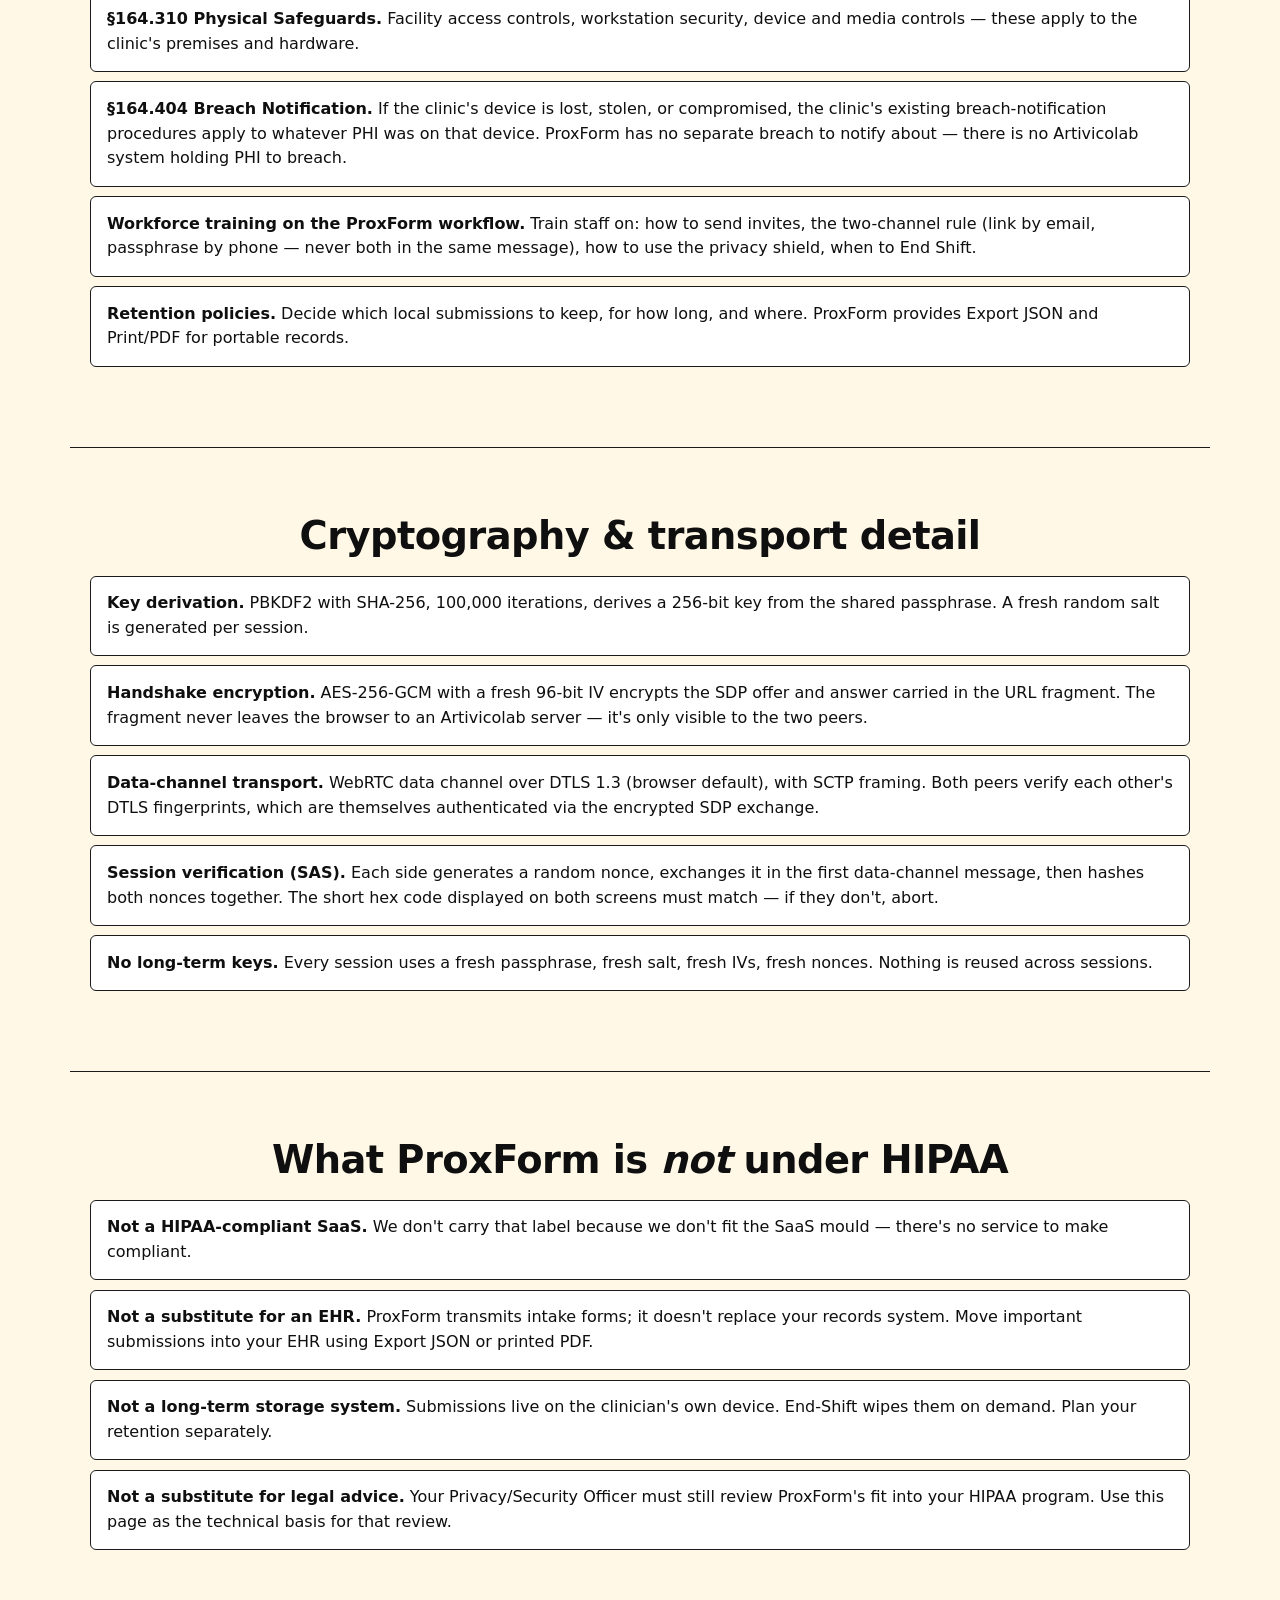
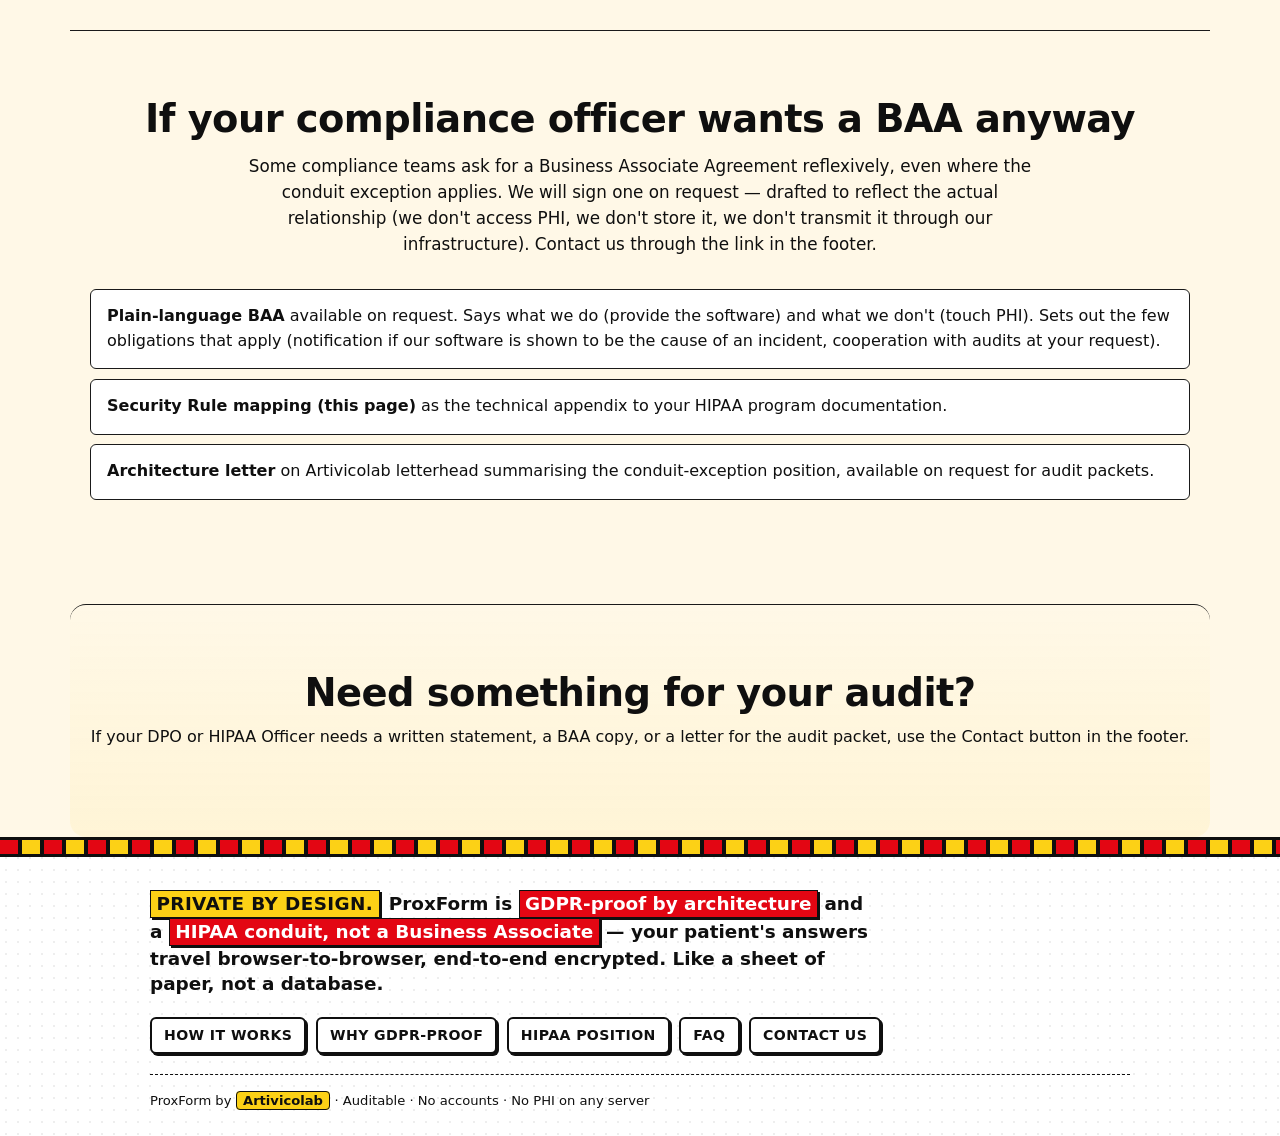
<file: hipaa.html>
<!doctype html>
<!-- © 2026 Artivicolab. All rights reserved. ProxForm — proprietary software. See LICENSE. -->
<html lang="en">
<head>
  <meta charset="utf-8">
  <meta name="viewport" content="width=device-width, initial-scale=1">
  <title>ProxForm under HIPAA — the conduit position & Security Rule mapping | ProxForm</title>
  <meta name="description" content="How ProxForm fits into a US covered entity's HIPAA program. The conduit-exception position, Security Rule technical safeguards mapping, and what falls to the clinic.">
  <meta name="theme-color" content="#e30613">
  <meta name="robots" content="index, follow, max-image-preview:large, max-snippet:-1">
  <meta name="author" content="Artivicolab">
  <link rel="canonical" href="https://proxform.artivicolab.com/hipaa.html">

  <meta property="og:type" content="article">
  <meta property="og:title" content="ProxForm under HIPAA — the conduit position & Security Rule mapping">
  <meta property="og:description" content="How ProxForm fits into a US covered entity's HIPAA program: the conduit-exception position, a Security Rule technical-safeguards mapping, and what stays with the clinic.">
  <meta property="og:url" content="https://proxform.artivicolab.com/hipaa.html">
  <meta property="og:site_name" content="ProxForm">
  <meta property="og:locale" content="en_US">
  <meta property="og:image" content="https://proxform.artivicolab.com/icons/logo-lockup.png">
  <meta name="twitter:card" content="summary_large_image">
  <meta name="twitter:title" content="ProxForm under HIPAA — the conduit position & Security Rule mapping">
  <meta name="twitter:description" content="The conduit-exception position, a HIPAA Security Rule technical-safeguards mapping, and what stays with the covered entity.">
  <meta name="twitter:image" content="https://proxform.artivicolab.com/icons/logo-lockup.png">

  <script type="application/ld+json">
  {
    "@context": "https://schema.org",
    "@type": "TechArticle",
    "headline": "ProxForm under HIPAA — the conduit position",
    "description": "How ProxForm fits a US covered entity's HIPAA program: why it is not a Business Associate under the conduit exception, a Security Rule technical-safeguards mapping, and what stays with the clinic.",
    "url": "https://proxform.artivicolab.com/hipaa.html",
    "inLanguage": "en",
    "author": { "@type": "Organization", "name": "Artivicolab", "url": "https://artivicolab.com" },
    "publisher": { "@type": "Organization", "name": "Artivicolab", "url": "https://artivicolab.com" },
    "about": [
      { "@type": "Thing", "name": "HIPAA conduit exception" },
      { "@type": "Thing", "name": "HIPAA Security Rule" },
      { "@type": "Thing", "name": "Business Associate Agreement" }
    ],
    "isPartOf": { "@type": "WebSite", "name": "ProxForm", "url": "https://proxform.artivicolab.com/" }
  }
  </script>

  <link rel="icon" type="image/png" sizes="32x32" href="/favicon-32x32.png?v=12">
  <link rel="icon" type="image/png" sizes="16x16" href="/favicon-16x16.png?v=12">
  <link rel="icon" type="image/png" sizes="96x96" href="/favicon-96x96.png?v=12">
  <link rel="apple-touch-icon" sizes="180x180" href="/apple-icon-180x180.png?v=12">
  <meta name="msapplication-TileColor" content="#e30613">
  <meta name="msapplication-config" content="/browserconfig.xml">
  <link rel="manifest" href="/manifest.json">
  <link rel="stylesheet" href="/css/style.css?v=12">
  <script src="/js/theme.js?v=12" defer></script>
  <script src="/js/netcheck.js?v=12" defer></script>
  <script src="/js/bg.js?v=12" defer></script>
  <script src="/js/footer.js?v=12" defer></script>
  <script src="/js/analytics.js?v=12" defer></script>
  <script defer>window.addEventListener('DOMContentLoaded', () => ProxNet.checkAndDisplay('net-status'));</script>
</head>
<body class="home-page">
  <div class="bg-mirror" aria-hidden="true"></div>
  <header class="topbar">
    <a class="brand" href="/"><img src="/favicon-96x96.png" alt="" class="brand-logo" width="26" height="26">ProxForm</a>
    <nav class="topnav" aria-label="Primary navigation">
      <a href="/app.html#/received">Portal</a>
      <a href="/app.html#/build">Build</a>
      <a href="/app.html#/forms">My forms</a>
      <a href="/app.html#/import">Import</a>
    </nav>
    <div class="topbar-actions">
      <span id="net-status" class="net-status net-checking" title="Checking whether your network can make direct peer-to-peer connections to a patient.">Checking…</span>
      <span id="conn-status" class="conn-status" title="Status of the active peer-to-peer session, if one is open.">Not connected</span>
      <a class="text-btn" href="/app.html#/build" title="Open the form builder">Build a form</a>
      <button class="icon-btn" onclick="toggleTheme()" aria-label="Toggle theme" title="Switch between light and dark">◐</button>
    </div>
  </header>

  <main>
    <section class="hero">
      <div class="gdpr-badge" aria-label="HIPAA-friendly architecture">
        <span class="gdpr-badge-mark">HIPAA</span>
        <span class="gdpr-badge-text">The conduit position, in one place</span>
      </div>
      <h1>ProxForm under <em>HIPAA</em></h1>
      <p class="lede">We do not market ProxForm as a HIPAA-compliant product, because the question doesn't apply the way most SaaS vendors answer it. ProxForm never receives, stores, or processes Protected Health Information — so under the conduit exception we are <strong>not a Business Associate</strong>. This page lays out the position your compliance officer needs.</p>
      <p class="micro" style="margin-top: 1rem;">Not legal advice. Use this as a starting point for a conversation with your HIPAA Privacy/Security Officer or counsel.</p>
    </section>

    <section class="gdpr-pillars">
      <h2 class="visually-hidden">The four pillars under HIPAA</h2>
      <div class="pillar-grid">
        <div class="pillar">
          <div class="pillar-num">0</div>
          <div class="pillar-label">PHI on our infrastructure</div>
          <p>Patient Health Information never touches Artivicolab servers. There are no Artivicolab servers in the PHI path.</p>
        </div>
        <div class="pillar">
          <div class="pillar-num">0</div>
          <div class="pillar-label">Persistent access</div>
          <p>We have no ability to read, retain, or replay PHI even momentarily. The data is encrypted browser-to-browser; we cannot decrypt it.</p>
        </div>
        <div class="pillar">
          <div class="pillar-num">0</div>
          <div class="pillar-label">BAA required</div>
          <p>Under the conduit exception, no Business Associate Agreement is needed between the covered entity and Artivicolab. We can issue one on request, but the legal default is "not a BA."</p>
        </div>
        <div class="pillar">
          <div class="pillar-num">100<span class="pct">%</span></div>
          <div class="pillar-label">On the covered entity</div>
          <p>The clinic remains the covered entity for the PHI it collects through ProxForm — the same way a clinic using a paper clipboard is the covered entity for what's on the paper.</p>
        </div>
      </div>
    </section>

    <section class="why">
      <h2>Why ProxForm is not a Business Associate</h2>
      <p class="why-lede">HIPAA's definition of "business associate" at 45 CFR 160.103 includes entities that "create, receive, maintain, or transmit" PHI on behalf of a covered entity. HHS guidance carves out a <strong>conduit exception</strong> for entities that only transmit PHI without persistent access — examples cited include the US Postal Service, private couriers, and telecom carriers. ProxForm fits that pattern.</p>
      <ul class="why-list">
        <li><strong>No persistent access to PHI.</strong> Patient answers travel directly browser-to-browser over a WebRTC peer-to-peer data channel. Artivicolab is not a hop in the path — the link goes through the open internet, not through our infrastructure.</li>
        <li><strong>No ability to decrypt.</strong> The handshake metadata is encrypted with a passphrase known only to the two peers. We have no key, no key escrow, no recovery path. Even if we could intercept traffic, we couldn't read it.</li>
        <li><strong>No storage, transient or otherwise.</strong> ProxForm has no application server. There is nothing on our infrastructure to subpoena, to breach, to retain, or to leak.</li>
        <li><strong>No service-side logging of PHI.</strong> We do not log who connected to whom, what passphrase was used, or what data was exchanged. There is nothing to log because we are not in the path.</li>
        <li><strong>The covered entity controls the entire lifecycle.</strong> The clinic builds the form, generates the invite, shares the passphrase out-of-band, receives the answers in their own browser, and chooses whether to retain a local copy. Every step is under the clinic's control.</li>
      </ul>
      <p class="why-lede" style="margin-top: 1.25rem;">Closest precedent: a clinic using a fax machine, a paper courier, or a USB stick to move forms between desks. The hardware vendor is not a Business Associate.</p>
    </section>

    <section class="why">
      <h2>HIPAA Security Rule technical-safeguards mapping</h2>
      <p class="why-lede">Even though ProxForm is not a Business Associate, the architecture satisfies — or exceeds — every technical safeguard in the HIPAA Security Rule that a covered entity would need to evidence for the ProxForm portion of their workflow.</p>
      <ul class="why-list">
        <li><strong>§164.312(a)(1) Access Control.</strong> The clinic's existing endpoint controls (device lock screen, browser profile, MDM, idle timeout) gate access to ProxForm. ProxForm itself adds a <em>privacy shield</em> that masks patient data with <code>***</code> after configurable idle time (30 s – 5 min) — additional access control specific to PHI display.</li>
        <li><strong>§164.312(a)(2)(iii) Automatic Logoff.</strong> ProxForm's idle privacy shield + the clinic's browser/OS lock together cover this. The shield engages on the application layer; the lock screen covers the device layer.</li>
        <li><strong>§164.312(a)(2)(iv) Encryption and Decryption (addressable).</strong> PHI at rest on the clinician's device sits in IndexedDB — its at-rest encryption is governed by the device's existing controls (FileVault, BitLocker). PHI on our infrastructure: not applicable, as none exists.</li>
        <li><strong>§164.312(b) Audit Controls.</strong> ProxForm does not log PHI access because it has no view into PHI access. The covered entity's existing audit infrastructure (EHR access logs, device login logs, network telemetry) covers HIPAA audit-control obligations for the activity that <em>does</em> happen on their devices. ProxForm offers an End-Shift action that wipes patient data with a single click — useful as a documented shift-change procedure.</li>
        <li><strong>§164.312(c)(1) Integrity.</strong> AES-256-GCM authenticates the ciphertext during handshake (any tampering fails decryption). WebRTC DTLS 1.3 authenticates the data channel. The SAS verification code lets both endpoints confirm there's no person-in-the-middle.</li>
        <li><strong>§164.312(d) Person-or-Entity Authentication.</strong> Two-channel out-of-band sharing authenticates the receiving party: the link goes through one channel, the passphrase through another. Possession of both implies the intended recipient. SAS provides additional human-verifiable proof during the handshake.</li>
        <li><strong>§164.312(e)(1) Transmission Security.</strong> AES-256-GCM on handshake metadata (key derived from passphrase via PBKDF2 100k SHA-256). DTLS 1.3 on the WebRTC data channel itself. Both exceed the addressable encryption-in-transit standard.</li>
      </ul>
    </section>

    <section class="why">
      <h2>What stays on the covered entity (clinic)</h2>
      <p class="why-lede">HIPAA's administrative and physical safeguards live with the covered entity — not with software vendors. ProxForm does not replace them.</p>
      <ul class="why-list">
        <li><strong>§164.308 Administrative Safeguards.</strong> Security management process, workforce training, sanction policies, contingency planning — these are organizational programs the clinic owns.</li>
        <li><strong>§164.310 Physical Safeguards.</strong> Facility access controls, workstation security, device and media controls — these apply to the clinic's premises and hardware.</li>
        <li><strong>§164.404 Breach Notification.</strong> If the clinic's device is lost, stolen, or compromised, the clinic's existing breach-notification procedures apply to whatever PHI was on that device. ProxForm has no separate breach to notify about — there is no Artivicolab system holding PHI to breach.</li>
        <li><strong>Workforce training on the ProxForm workflow.</strong> Train staff on: how to send invites, the two-channel rule (link by email, passphrase by phone — never both in the same message), how to use the privacy shield, when to End Shift.</li>
        <li><strong>Retention policies.</strong> Decide which local submissions to keep, for how long, and where. ProxForm provides Export JSON and Print/PDF for portable records.</li>
      </ul>
    </section>

    <section class="why">
      <h2>Cryptography &amp; transport detail</h2>
      <ul class="why-list">
        <li><strong>Key derivation.</strong> PBKDF2 with SHA-256, 100,000 iterations, derives a 256-bit key from the shared passphrase. A fresh random salt is generated per session.</li>
        <li><strong>Handshake encryption.</strong> AES-256-GCM with a fresh 96-bit IV encrypts the SDP offer and answer carried in the URL fragment. The fragment never leaves the browser to an Artivicolab server — it's only visible to the two peers.</li>
        <li><strong>Data-channel transport.</strong> WebRTC data channel over DTLS 1.3 (browser default), with SCTP framing. Both peers verify each other's DTLS fingerprints, which are themselves authenticated via the encrypted SDP exchange.</li>
        <li><strong>Session verification (SAS).</strong> Each side generates a random nonce, exchanges it in the first data-channel message, then hashes both nonces together. The short hex code displayed on both screens must match — if they don't, abort.</li>
        <li><strong>No long-term keys.</strong> Every session uses a fresh passphrase, fresh salt, fresh IVs, fresh nonces. Nothing is reused across sessions.</li>
      </ul>
    </section>

    <section class="why">
      <h2>What ProxForm is <em>not</em> under HIPAA</h2>
      <ul class="why-list">
        <li><strong>Not a HIPAA-compliant SaaS.</strong> We don't carry that label because we don't fit the SaaS mould — there's no service to make compliant.</li>
        <li><strong>Not a substitute for an EHR.</strong> ProxForm transmits intake forms; it doesn't replace your records system. Move important submissions into your EHR using Export JSON or printed PDF.</li>
        <li><strong>Not a long-term storage system.</strong> Submissions live on the clinician's own device. End-Shift wipes them on demand. Plan your retention separately.</li>
        <li><strong>Not a substitute for legal advice.</strong> Your Privacy/Security Officer must still review ProxForm's fit into your HIPAA program. Use this page as the technical basis for that review.</li>
      </ul>
    </section>

    <section class="why">
      <h2>If your compliance officer wants a BAA anyway</h2>
      <p class="why-lede">Some compliance teams ask for a Business Associate Agreement reflexively, even where the conduit exception applies. We will sign one on request — drafted to reflect the actual relationship (we don't access PHI, we don't store it, we don't transmit it through our infrastructure). Contact us through the link in the footer.</p>
      <ul class="why-list">
        <li><strong>Plain-language BAA</strong> available on request. Says what we do (provide the software) and what we don't (touch PHI). Sets out the few obligations that apply (notification if our software is shown to be the cause of an incident, cooperation with audits at your request).</li>
        <li><strong>Security Rule mapping (this page)</strong> as the technical appendix to your HIPAA program documentation.</li>
        <li><strong>Architecture letter</strong> on Artivicolab letterhead summarising the conduit-exception position, available on request for audit packets.</li>
      </ul>
    </section>

    <section class="cta">
      <h2>Need something for your audit?</h2>
      <p>If your DPO or HIPAA Officer needs a written statement, a BAA copy, or a letter for the audit packet, use the Contact button in the footer.</p>
    </section>
  </main>

  <footer class="footer">
    <div class="footer-inner">
      <p class="footer-tagline"><strong>Private by design.</strong> ProxForm is <em>GDPR-proof by architecture</em> and a <em>HIPAA conduit, not a Business Associate</em> — your patient's answers travel browser-to-browser, end-to-end encrypted. Like a sheet of paper, not a database.</p>
      <nav class="footer-nav">
        <a href="/#how">How it works</a>
        <a href="/gdpr.html">Why GDPR-proof</a>
        <a href="/hipaa.html">HIPAA position</a>
        <a href="/#faq">FAQ</a>
        <button id="contact-btn" type="button" class="link-btn">Contact us</button>
      </nav>
      <p class="footer-attribution">
        ProxForm by <a href="https://artivicolab.com" target="_blank" rel="noopener">Artivicolab</a>
        · Auditable · No accounts · No PHI on any server
      </p>
    </div>
  </footer>
</body>
</html>
</file>
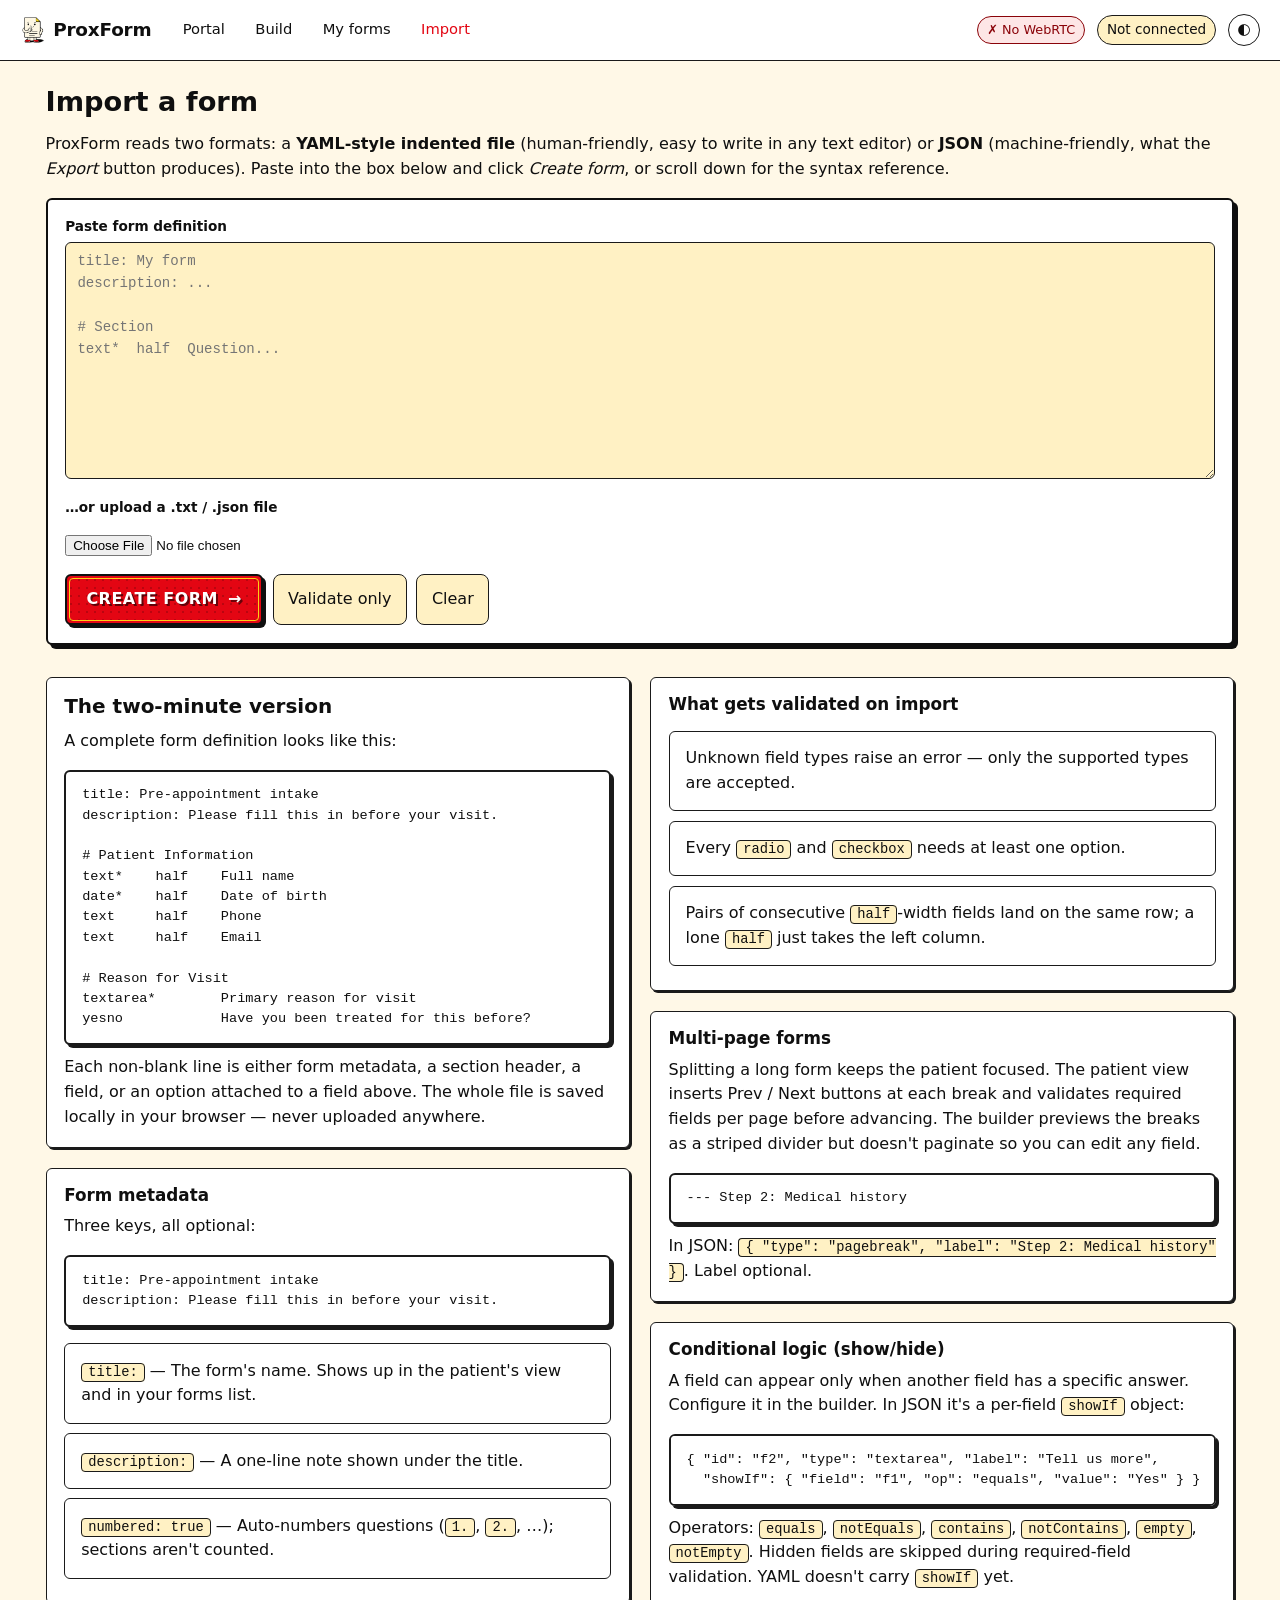
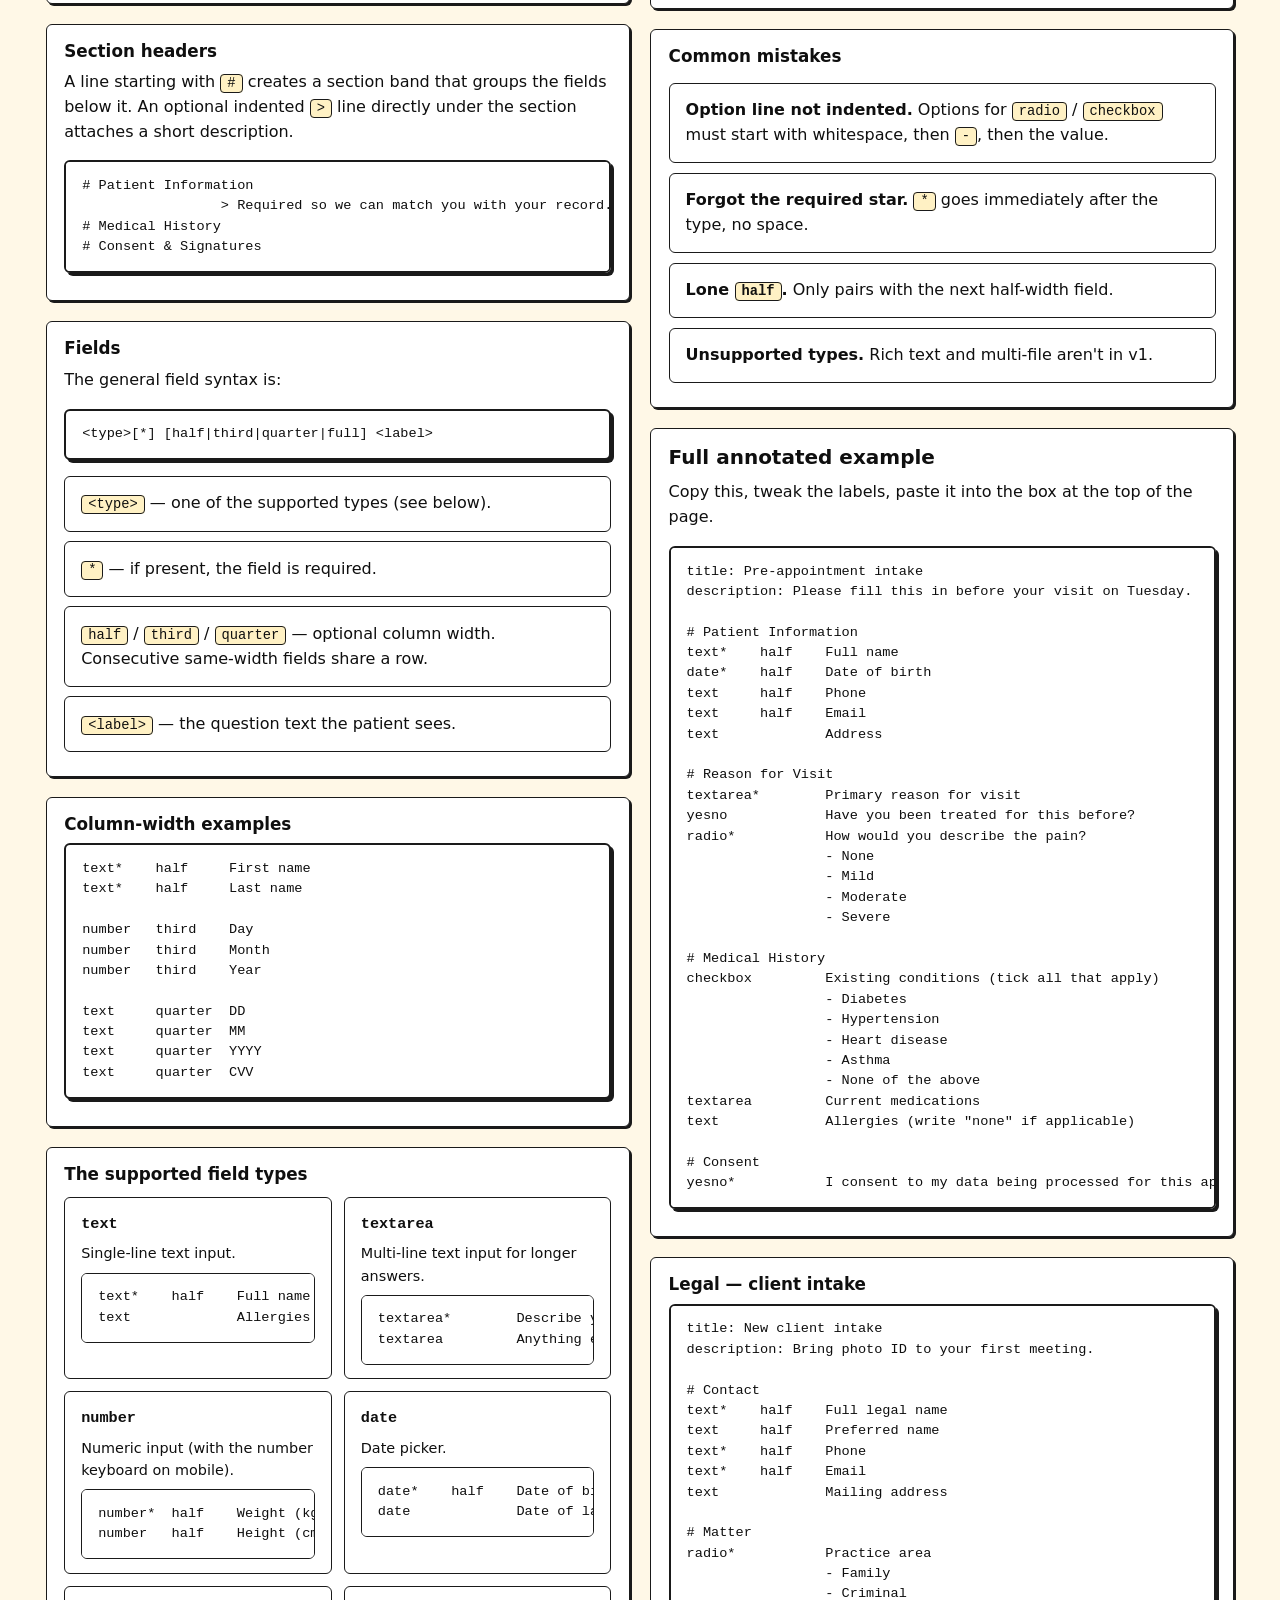
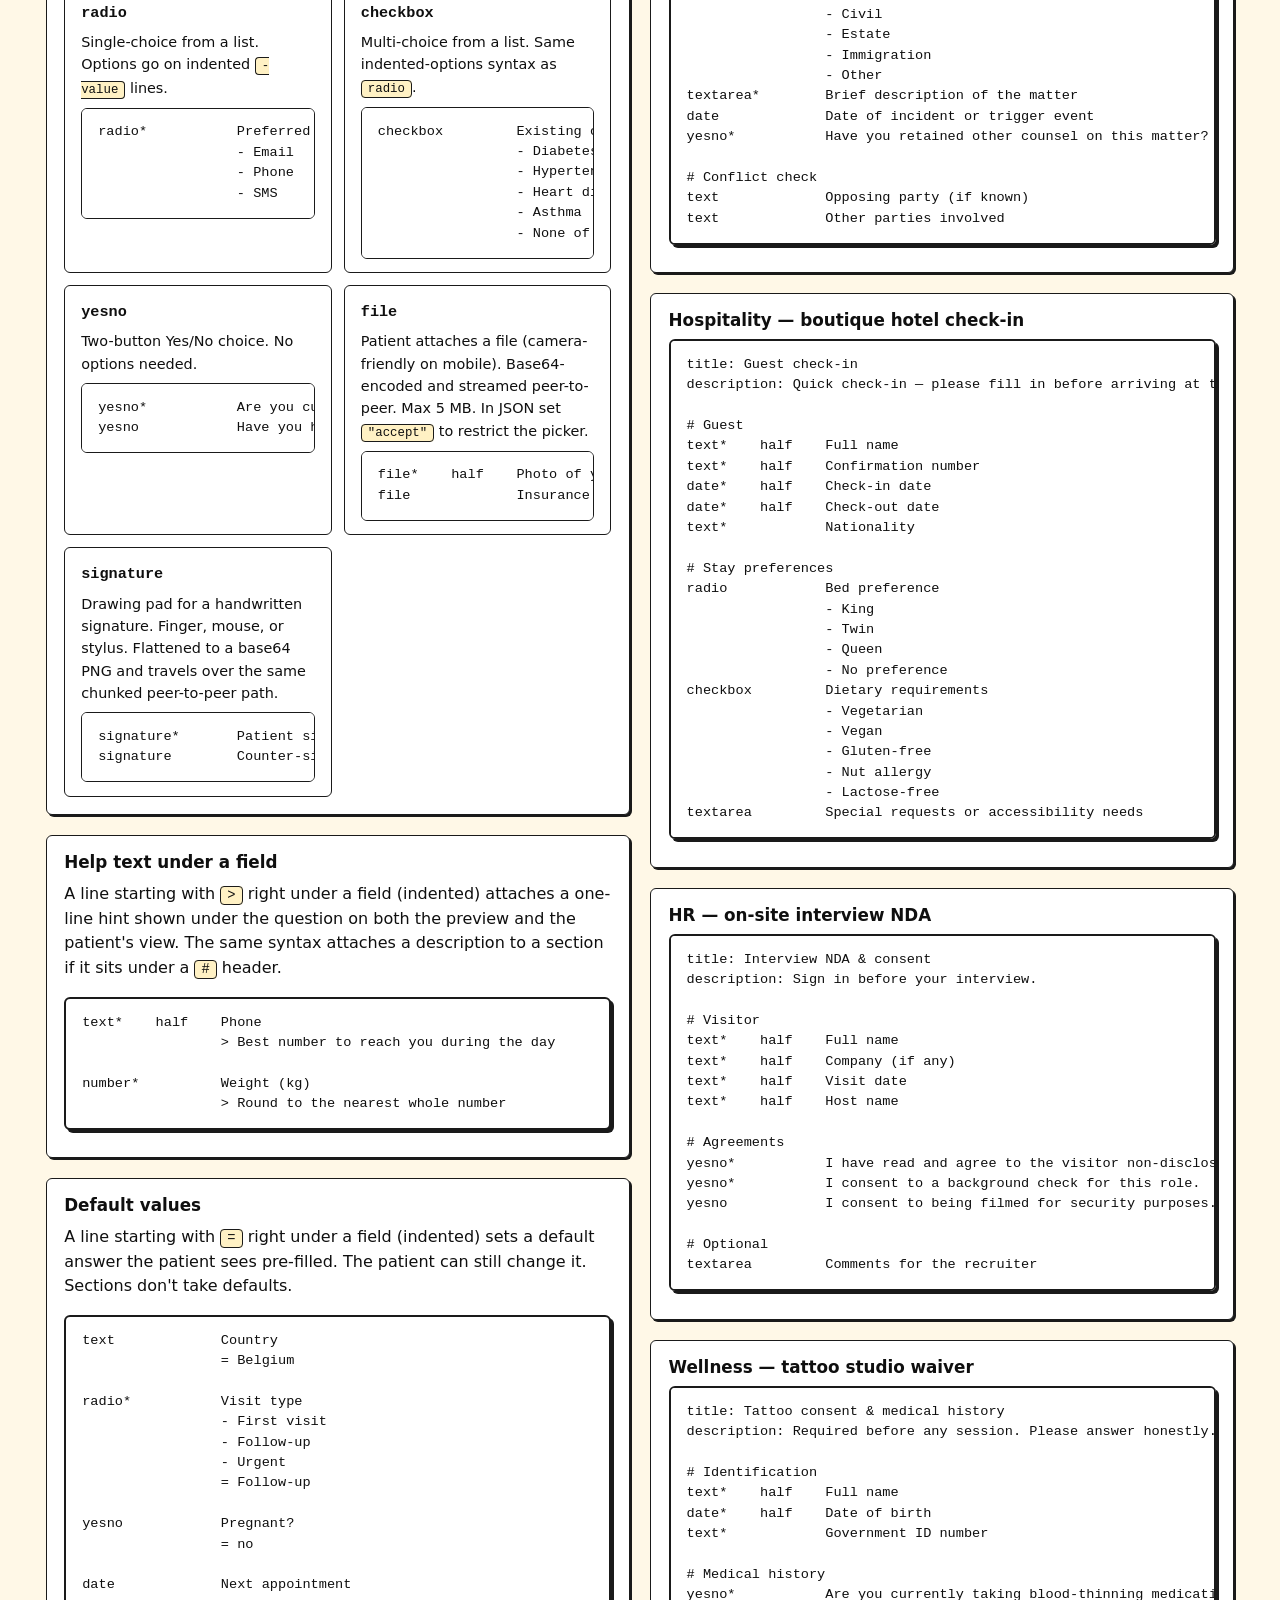
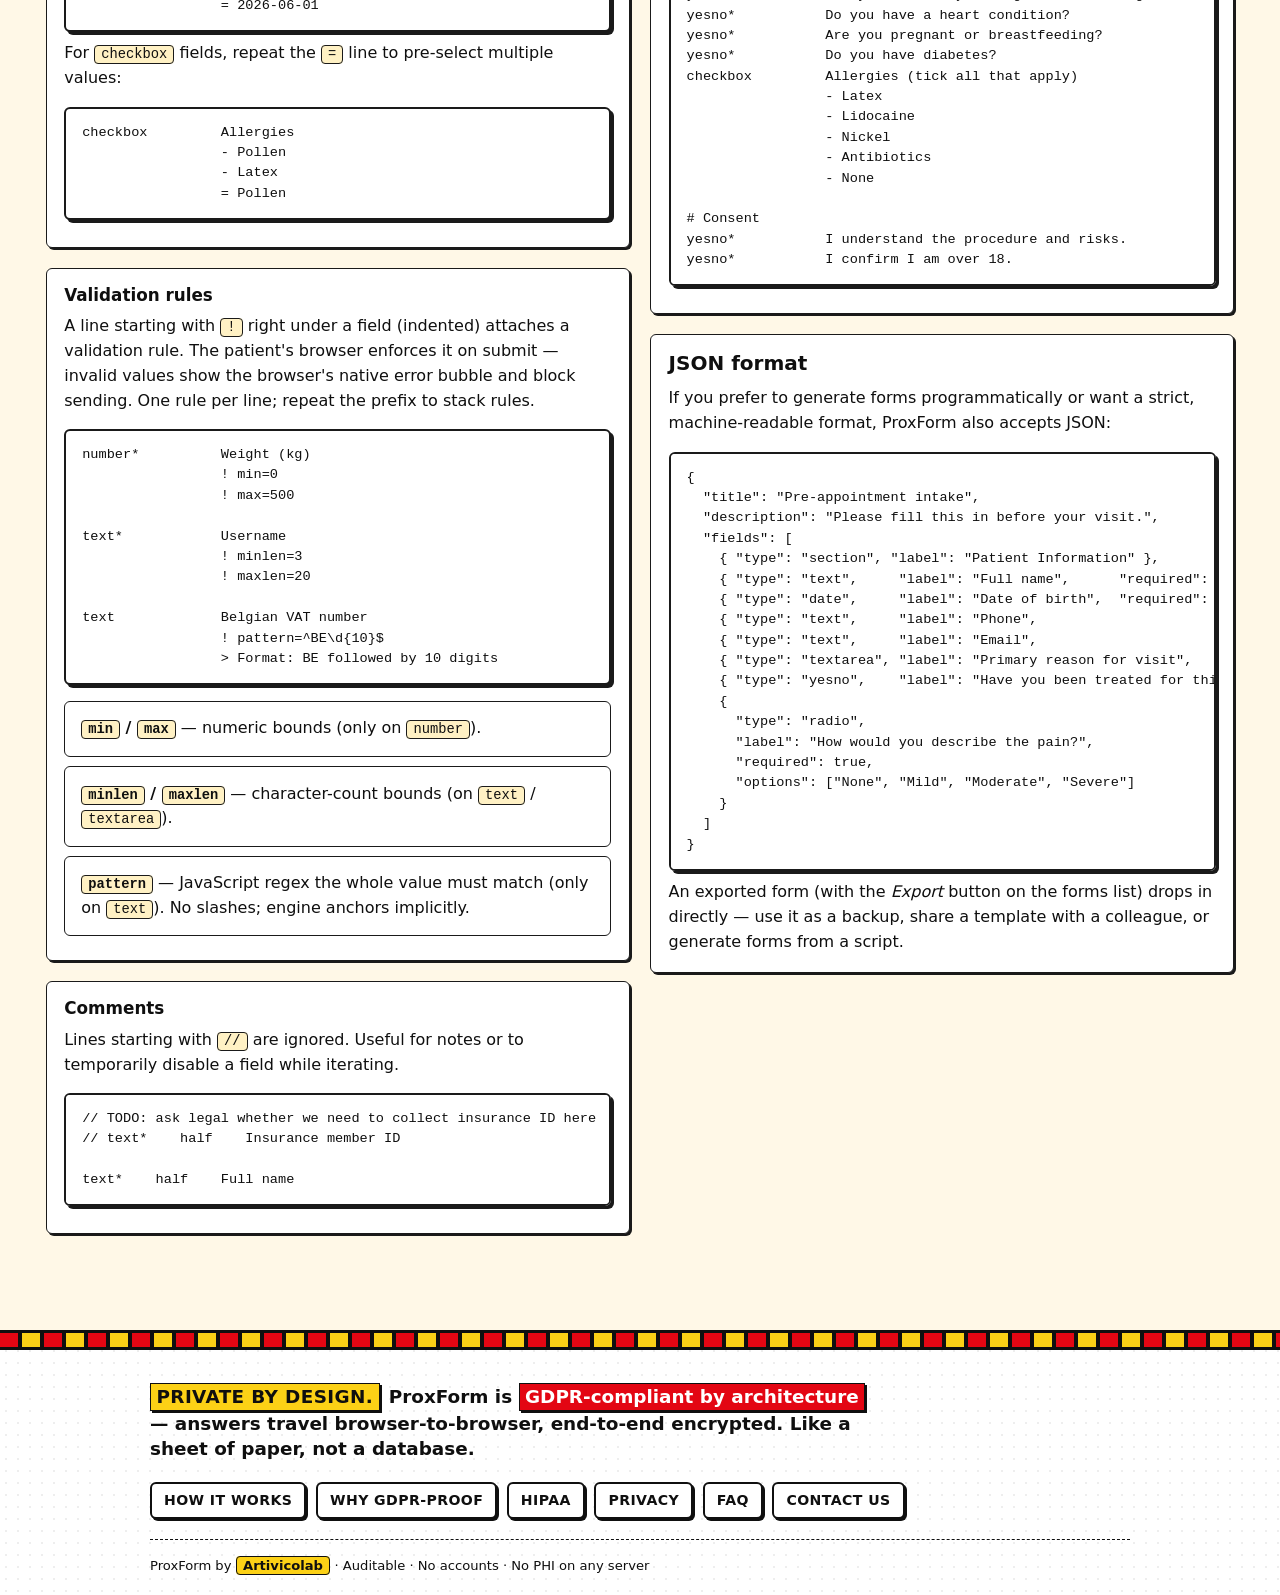
<file: import.html>
<!doctype html>
<!-- © 2026 Artivicolab. All rights reserved. ProxForm — proprietary software. See LICENSE. -->
<html lang="en">
<head>
  <meta charset="utf-8">
  <meta name="viewport" content="width=device-width, initial-scale=1">
  <title>Import a form — YAML-style syntax reference | ProxForm</title>
  <meta name="description" content="Import a ProxForm form definition by pasting a YAML-style indented file or JSON. Full syntax reference, field types, modifiers, real-world templates.">
  <meta name="theme-color" content="#e30613">
  <meta name="robots" content="noindex">
  <link rel="icon" type="image/png" sizes="32x32" href="/favicon-32x32.png?v=12">
  <link rel="icon" type="image/png" sizes="16x16" href="/favicon-16x16.png?v=12">
  <link rel="icon" type="image/png" sizes="96x96" href="/favicon-96x96.png?v=12">
  <link rel="apple-touch-icon" sizes="180x180" href="/apple-icon-180x180.png?v=12">
  <meta name="msapplication-TileColor" content="#e30613">
  <meta name="msapplication-config" content="/browserconfig.xml">
  <link rel="manifest" href="/manifest.json">
  <script>
    // Legacy page — redirect to the SPA shell.
    location.replace('/app.html#/import');
  </script>
  <link rel="stylesheet" href="/css/style.css?v=12">
  <script src="/js/theme.js?v=12" defer></script>
  <script src="/js/netcheck.js?v=12" defer></script>
  <script src="/js/storage.js?v=12" defer></script>
  <script src="/js/import.js?v=12" defer></script>
  <script src="/js/footer.js?v=12" defer></script>
  <script src="/js/analytics.js?v=12" defer></script>
</head>
<body class="app-page import-page" data-page="import">
  <header class="topbar">
    <a class="brand" href="/"><img src="/favicon-96x96.png" alt="" class="brand-logo" width="26" height="26">ProxForm</a>
    <nav class="topnav" aria-label="Primary navigation">
      <a href="/">Home</a>
      <a href="/forms.html">My forms</a>
      <a href="/import.html" class="active">Import</a>
      <a href="/received.html">Received</a>
    </nav>
    <div class="topbar-actions">
      <span id="net-status" class="net-status net-checking" title="Checking whether your network can make direct peer-to-peer connections to a patient. Hover the badge once it updates for details.">Checking…</span>
      <span id="conn-status" class="conn-status" title="Status of the active peer-to-peer session, if one is open. Stays 'Not connected' until you generate a link and a patient joins.">Not connected</span>
      <a class="text-btn" href="/builder.html" title="Open the form builder">Build a form</a>
      <button class="icon-btn" onclick="toggleTheme()" aria-label="Toggle theme" title="Switch between light and dark">◐</button>
    </div>
  </header>

  <main class="app-main">
    <section class="step">
      <h1>Import a form</h1>
      <p class="muted">ProxForm reads two formats: a <strong>YAML-style indented file</strong> (human-friendly, easy to write in any text editor) or <strong>JSON</strong> (machine-friendly, what the <em>Export</em> button produces). Paste into the box below and click <em>Create form</em>, or scroll down for the syntax reference.</p>

      <div class="import-area-top">
        <label>
          <span>Paste form definition</span>
          <textarea id="import-text" rows="10" spellcheck="false" placeholder="title: My form
description: ...

# Section
text*  half  Question..."></textarea>
        </label>

        <label class="file-row">
          <span>…or upload a .txt / .json file</span>
          <input id="import-file" type="file" accept=".txt,.json,.yaml,.yml,text/plain,application/json">
        </label>

        <p id="import-error" class="error hidden"></p>
        <div id="import-result" class="import-result hidden" aria-live="polite"></div>

        <div class="actions">
          <button id="btn-import-do"       class="primary"   type="button">Create form <span class="arrow">→</span></button>
          <button id="btn-import-validate" class="secondary" type="button" title="Parse and validate without saving — useful for linting a file you're hand-editing">Validate only</button>
          <button id="btn-import-clear"    class="secondary" type="button">Clear</button>
        </div>
      </div>

      <div class="docs-cols">

          <section class="docs-card">
            <h2>The two-minute version</h2>
            <p>A complete form definition looks like this:</p>
<pre class="import-doc"><code>title: Pre-appointment intake
description: Please fill this in before your visit.

# Patient Information
text*    half    Full name
date*    half    Date of birth
text     half    Phone
text     half    Email

# Reason for Visit
textarea*        Primary reason for visit
yesno            Have you been treated for this before?</code></pre>
            <p>Each non-blank line is either form metadata, a section header, a field, or an option attached to a field above. The whole file is saved locally in your browser — never uploaded anywhere.</p>
          </section>

          <section class="docs-card">
            <h3>Form metadata</h3>
            <p>Three keys, all optional:</p>
<pre class="import-doc"><code>title: Pre-appointment intake
description: Please fill this in before your visit.</code></pre>
            <ul class="why-list">
              <li><code>title:</code> &mdash; The form's name. Shows up in the patient's view and in your forms list.</li>
              <li><code>description:</code> &mdash; A one-line note shown under the title.</li>
              <li><code>numbered: true</code> &mdash; Auto-numbers questions (<code>1.</code>, <code>2.</code>, …); sections aren't counted.</li>
            </ul>
          </section>

          <section class="docs-card">
            <h3>Section headers</h3>
            <p>A line starting with <code>#</code> creates a section band that groups the fields below it. An optional indented <code>&gt;</code> line directly under the section attaches a short description.</p>
<pre class="import-doc"><code># Patient Information
                 &gt; Required so we can match you with your record.
# Medical History
# Consent &amp; Signatures</code></pre>
          </section>

          <section class="docs-card">
            <h3>Fields</h3>
            <p>The general field syntax is:</p>
<pre class="import-doc"><code>&lt;type&gt;[*] [half|third|quarter|full] &lt;label&gt;</code></pre>
            <ul class="why-list">
              <li><code>&lt;type&gt;</code> &mdash; one of the supported types (see below).</li>
              <li><code>*</code> &mdash; if present, the field is required.</li>
              <li><code>half</code> / <code>third</code> / <code>quarter</code> &mdash; optional column width. Consecutive same-width fields share a row.</li>
              <li><code>&lt;label&gt;</code> &mdash; the question text the patient sees.</li>
            </ul>
          </section>

          <section class="docs-card">
            <h3>Column-width examples</h3>
<pre class="import-doc"><code>text*    half     First name
text*    half     Last name

number   third    Day
number   third    Month
number   third    Year

text     quarter  DD
text     quarter  MM
text     quarter  YYYY
text     quarter  CVV</code></pre>
          </section>

          <section class="docs-card">
            <h3>The supported field types</h3>
            <div class="import-types">
              <div class="import-type">
                <h4><code>text</code></h4>
                <p>Single-line text input.</p>
<pre class="import-doc"><code>text*    half    Full name
text             Allergies (none if blank)</code></pre>
              </div>

              <div class="import-type">
                <h4><code>textarea</code></h4>
                <p>Multi-line text input for longer answers.</p>
<pre class="import-doc"><code>textarea*        Describe your symptoms
textarea         Anything else we should know?</code></pre>
              </div>

              <div class="import-type">
                <h4><code>number</code></h4>
                <p>Numeric input (with the number keyboard on mobile).</p>
<pre class="import-doc"><code>number*  half    Weight (kg)
number   half    Height (cm)</code></pre>
              </div>

              <div class="import-type">
                <h4><code>date</code></h4>
                <p>Date picker.</p>
<pre class="import-doc"><code>date*    half    Date of birth
date             Date of last vaccination</code></pre>
              </div>

              <div class="import-type">
                <h4><code>radio</code></h4>
                <p>Single-choice from a list. Options go on indented <code>- value</code> lines.</p>
<pre class="import-doc"><code>radio*           Preferred contact method
                 - Email
                 - Phone
                 - SMS</code></pre>
              </div>

              <div class="import-type">
                <h4><code>checkbox</code></h4>
                <p>Multi-choice from a list. Same indented-options syntax as <code>radio</code>.</p>
<pre class="import-doc"><code>checkbox         Existing conditions (tick all that apply)
                 - Diabetes
                 - Hypertension
                 - Heart disease
                 - Asthma
                 - None of the above</code></pre>
              </div>

              <div class="import-type">
                <h4><code>yesno</code></h4>
                <p>Two-button Yes/No choice. No options needed.</p>
<pre class="import-doc"><code>yesno*           Are you currently pregnant?
yesno            Have you had this treatment before?</code></pre>
              </div>

              <div class="import-type">
                <h4><code>file</code></h4>
                <p>Patient attaches a file (camera-friendly on mobile). Base64-encoded and streamed peer-to-peer. Max 5 MB. In JSON set <code>"accept"</code> to restrict the picker.</p>
<pre class="import-doc"><code>file*    half    Photo of your ID
file             Insurance card</code></pre>
              </div>

              <div class="import-type">
                <h4><code>signature</code></h4>
                <p>Drawing pad for a handwritten signature. Finger, mouse, or stylus. Flattened to a base64 PNG and travels over the same chunked peer-to-peer path.</p>
<pre class="import-doc"><code>signature*       Patient signature
signature        Counter-signature (optional)</code></pre>
              </div>
            </div>
          </section>

          <section class="docs-card">
            <h3>Help text under a field</h3>
            <p>A line starting with <code>&gt;</code> right under a field (indented) attaches a one-line hint shown under the question on both the preview and the patient's view. The same syntax attaches a description to a section if it sits under a <code>#</code> header.</p>
<pre class="import-doc"><code>text*    half    Phone
                 &gt; Best number to reach you during the day

number*          Weight (kg)
                 &gt; Round to the nearest whole number</code></pre>
          </section>

          <section class="docs-card">
            <h3>Default values</h3>
            <p>A line starting with <code>=</code> right under a field (indented) sets a default answer the patient sees pre-filled. The patient can still change it. Sections don't take defaults.</p>
<pre class="import-doc"><code>text             Country
                 = Belgium

radio*           Visit type
                 - First visit
                 - Follow-up
                 - Urgent
                 = Follow-up

yesno            Pregnant?
                 = no

date             Next appointment
                 = 2026-06-01</code></pre>
            <p>For <code>checkbox</code> fields, repeat the <code>=</code> line to pre-select multiple values:</p>
<pre class="import-doc"><code>checkbox         Allergies
                 - Pollen
                 - Latex
                 = Pollen</code></pre>
          </section>

          <section class="docs-card">
            <h3>Validation rules</h3>
            <p>A line starting with <code>!</code> right under a field (indented) attaches a validation rule. The patient's browser enforces it on submit — invalid values show the browser's native error bubble and block sending. One rule per line; repeat the prefix to stack rules.</p>
<pre class="import-doc"><code>number*          Weight (kg)
                 ! min=0
                 ! max=500

text*            Username
                 ! minlen=3
                 ! maxlen=20

text             Belgian VAT number
                 ! pattern=^BE\d{10}$
                 &gt; Format: BE followed by 10 digits</code></pre>
            <ul class="why-list">
              <li><strong><code>min</code> / <code>max</code></strong> — numeric bounds (only on <code>number</code>).</li>
              <li><strong><code>minlen</code> / <code>maxlen</code></strong> — character-count bounds (on <code>text</code> / <code>textarea</code>).</li>
              <li><strong><code>pattern</code></strong> — JavaScript regex the whole value must match (only on <code>text</code>). No slashes; engine anchors implicitly.</li>
            </ul>
          </section>

          <section class="docs-card">
            <h3>Comments</h3>
            <p>Lines starting with <code>//</code> are ignored. Useful for notes or to temporarily disable a field while iterating.</p>
<pre class="import-doc"><code>// TODO: ask legal whether we need to collect insurance ID here
// text*    half    Insurance member ID

text*    half    Full name</code></pre>
          </section>

          <section class="docs-card">
            <h3>What gets validated on import</h3>
            <ul class="why-list">
              <li>Unknown field types raise an error — only the supported types are accepted.</li>
              <li>Every <code>radio</code> and <code>checkbox</code> needs at least one option.</li>
              <li>Pairs of consecutive <code>half</code>-width fields land on the same row; a lone <code>half</code> just takes the left column.</li>
            </ul>
          </section>

          <section class="docs-card">
            <h3>Multi-page forms</h3>
            <p>Splitting a long form keeps the patient focused. The patient view inserts Prev / Next buttons at each break and validates required fields per page before advancing. The builder previews the breaks as a striped divider but doesn't paginate so you can edit any field.</p>
<pre class="import-doc"><code>--- Step 2: Medical history</code></pre>
            <p>In JSON: <code>{ "type": "pagebreak", "label": "Step 2: Medical history" }</code>. Label optional.</p>
          </section>

          <section class="docs-card">
            <h3>Conditional logic (show/hide)</h3>
            <p>A field can appear only when another field has a specific answer. Configure it in the builder. In JSON it's a per-field <code>showIf</code> object:</p>
<pre class="import-doc"><code>{ "id": "f2", "type": "textarea", "label": "Tell us more",
  "showIf": { "field": "f1", "op": "equals", "value": "Yes" } }</code></pre>
            <p>Operators: <code>equals</code>, <code>notEquals</code>, <code>contains</code>, <code>notContains</code>, <code>empty</code>, <code>notEmpty</code>. Hidden fields are skipped during required-field validation. YAML doesn't carry <code>showIf</code> yet.</p>
          </section>

          <section class="docs-card">
            <h3>Common mistakes</h3>
            <ul class="why-list">
              <li><strong>Option line not indented.</strong> Options for <code>radio</code> / <code>checkbox</code> must start with whitespace, then <code>-</code>, then the value.</li>
              <li><strong>Forgot the required star.</strong> <code>*</code> goes immediately after the type, no space.</li>
              <li><strong>Lone <code>half</code>.</strong> Only pairs with the next half-width field.</li>
              <li><strong>Unsupported types.</strong> Rich text and multi-file aren't in v1.</li>
            </ul>
          </section>

          <section class="docs-card">
            <h2>Full annotated example</h2>
            <p>Copy this, tweak the labels, paste it into the box at the top of the page.</p>
<pre class="import-doc"><code>title: Pre-appointment intake
description: Please fill this in before your visit on Tuesday.

# Patient Information
text*    half    Full name
date*    half    Date of birth
text     half    Phone
text     half    Email
text             Address

# Reason for Visit
textarea*        Primary reason for visit
yesno            Have you been treated for this before?
radio*           How would you describe the pain?
                 - None
                 - Mild
                 - Moderate
                 - Severe

# Medical History
checkbox         Existing conditions (tick all that apply)
                 - Diabetes
                 - Hypertension
                 - Heart disease
                 - Asthma
                 - None of the above
textarea         Current medications
text             Allergies (write "none" if applicable)

# Consent
yesno*           I consent to my data being processed for this appointment.</code></pre>
          </section>

          <section class="docs-card">
            <h3>Legal &mdash; client intake</h3>
<pre class="import-doc"><code>title: New client intake
description: Bring photo ID to your first meeting.

# Contact
text*    half    Full legal name
text     half    Preferred name
text*    half    Phone
text*    half    Email
text             Mailing address

# Matter
radio*           Practice area
                 - Family
                 - Criminal
                 - Civil
                 - Estate
                 - Immigration
                 - Other
textarea*        Brief description of the matter
date             Date of incident or trigger event
yesno*           Have you retained other counsel on this matter?

# Conflict check
text             Opposing party (if known)
text             Other parties involved</code></pre>
          </section>

          <section class="docs-card">
            <h3>Hospitality &mdash; boutique hotel check-in</h3>
<pre class="import-doc"><code>title: Guest check-in
description: Quick check-in &mdash; please fill in before arriving at the desk.

# Guest
text*    half    Full name
text*    half    Confirmation number
date*    half    Check-in date
date*    half    Check-out date
text*            Nationality

# Stay preferences
radio            Bed preference
                 - King
                 - Twin
                 - Queen
                 - No preference
checkbox         Dietary requirements
                 - Vegetarian
                 - Vegan
                 - Gluten-free
                 - Nut allergy
                 - Lactose-free
textarea         Special requests or accessibility needs</code></pre>
          </section>

          <section class="docs-card">
            <h3>HR &mdash; on-site interview NDA</h3>
<pre class="import-doc"><code>title: Interview NDA &amp; consent
description: Sign in before your interview.

# Visitor
text*    half    Full name
text*    half    Company (if any)
text*    half    Visit date
text*    half    Host name

# Agreements
yesno*           I have read and agree to the visitor non-disclosure terms.
yesno*           I consent to a background check for this role.
yesno            I consent to being filmed for security purposes.

# Optional
textarea         Comments for the recruiter</code></pre>
          </section>

          <section class="docs-card">
            <h3>Wellness &mdash; tattoo studio waiver</h3>
<pre class="import-doc"><code>title: Tattoo consent &amp; medical history
description: Required before any session. Please answer honestly.

# Identification
text*    half    Full name
date*    half    Date of birth
text*            Government ID number

# Medical history
yesno*           Are you currently taking blood-thinning medication?
yesno*           Do you have a heart condition?
yesno*           Are you pregnant or breastfeeding?
yesno*           Do you have diabetes?
checkbox         Allergies (tick all that apply)
                 - Latex
                 - Lidocaine
                 - Nickel
                 - Antibiotics
                 - None

# Consent
yesno*           I understand the procedure and risks.
yesno*           I confirm I am over 18.</code></pre>
          </section>

          <section class="docs-card">
            <h2>JSON format</h2>
            <p>If you prefer to generate forms programmatically or want a strict, machine-readable format, ProxForm also accepts JSON:</p>
<pre class="import-doc"><code>{
  "title": "Pre-appointment intake",
  "description": "Please fill this in before your visit.",
  "fields": [
    { "type": "section", "label": "Patient Information" },
    { "type": "text",     "label": "Full name",      "required": true, "column": "half" },
    { "type": "date",     "label": "Date of birth",  "required": true, "column": "half" },
    { "type": "text",     "label": "Phone",                              "column": "half", "hint": "Best number during the day" },
    { "type": "text",     "label": "Email",                              "column": "half" },
    { "type": "textarea", "label": "Primary reason for visit",          "required": true },
    { "type": "yesno",    "label": "Have you been treated for this before?" },
    {
      "type": "radio",
      "label": "How would you describe the pain?",
      "required": true,
      "options": ["None", "Mild", "Moderate", "Severe"]
    }
  ]
}</code></pre>
            <p class="muted">An exported form (with the <em>Export</em> button on the forms list) drops in directly &mdash; use it as a backup, share a template with a colleague, or generate forms from a script.</p>
          </section>

      </div><!-- /.docs-cols -->
    </section>
  </main>

  <div id="toast" class="toast hidden"></div>

  <footer class="footer">
    <div class="footer-inner">
      <p class="footer-tagline"><strong>Private by design.</strong> ProxForm is <em>GDPR-compliant by architecture</em> &mdash; answers travel browser-to-browser, end-to-end encrypted. Like a sheet of paper, not a database.</p>
      <nav class="footer-nav">
        <a href="/#how">How it works</a>
        <a href="/gdpr.html">Why GDPR-proof</a>
        <a href="/hipaa.html">HIPAA</a>
        <a href="/privacy.html">Privacy</a>
        <a href="/#faq">FAQ</a>
        <button id="contact-btn" type="button" class="link-btn">Contact us</button>
      </nav>
      <p class="footer-attribution">
        ProxForm by <a href="https://artivicolab.com" target="_blank" rel="noopener">Artivicolab</a>
        &middot; Auditable &middot; No accounts &middot; No PHI on any server
      </p>
    </div>
  </footer>

</body>
</html>
</file>
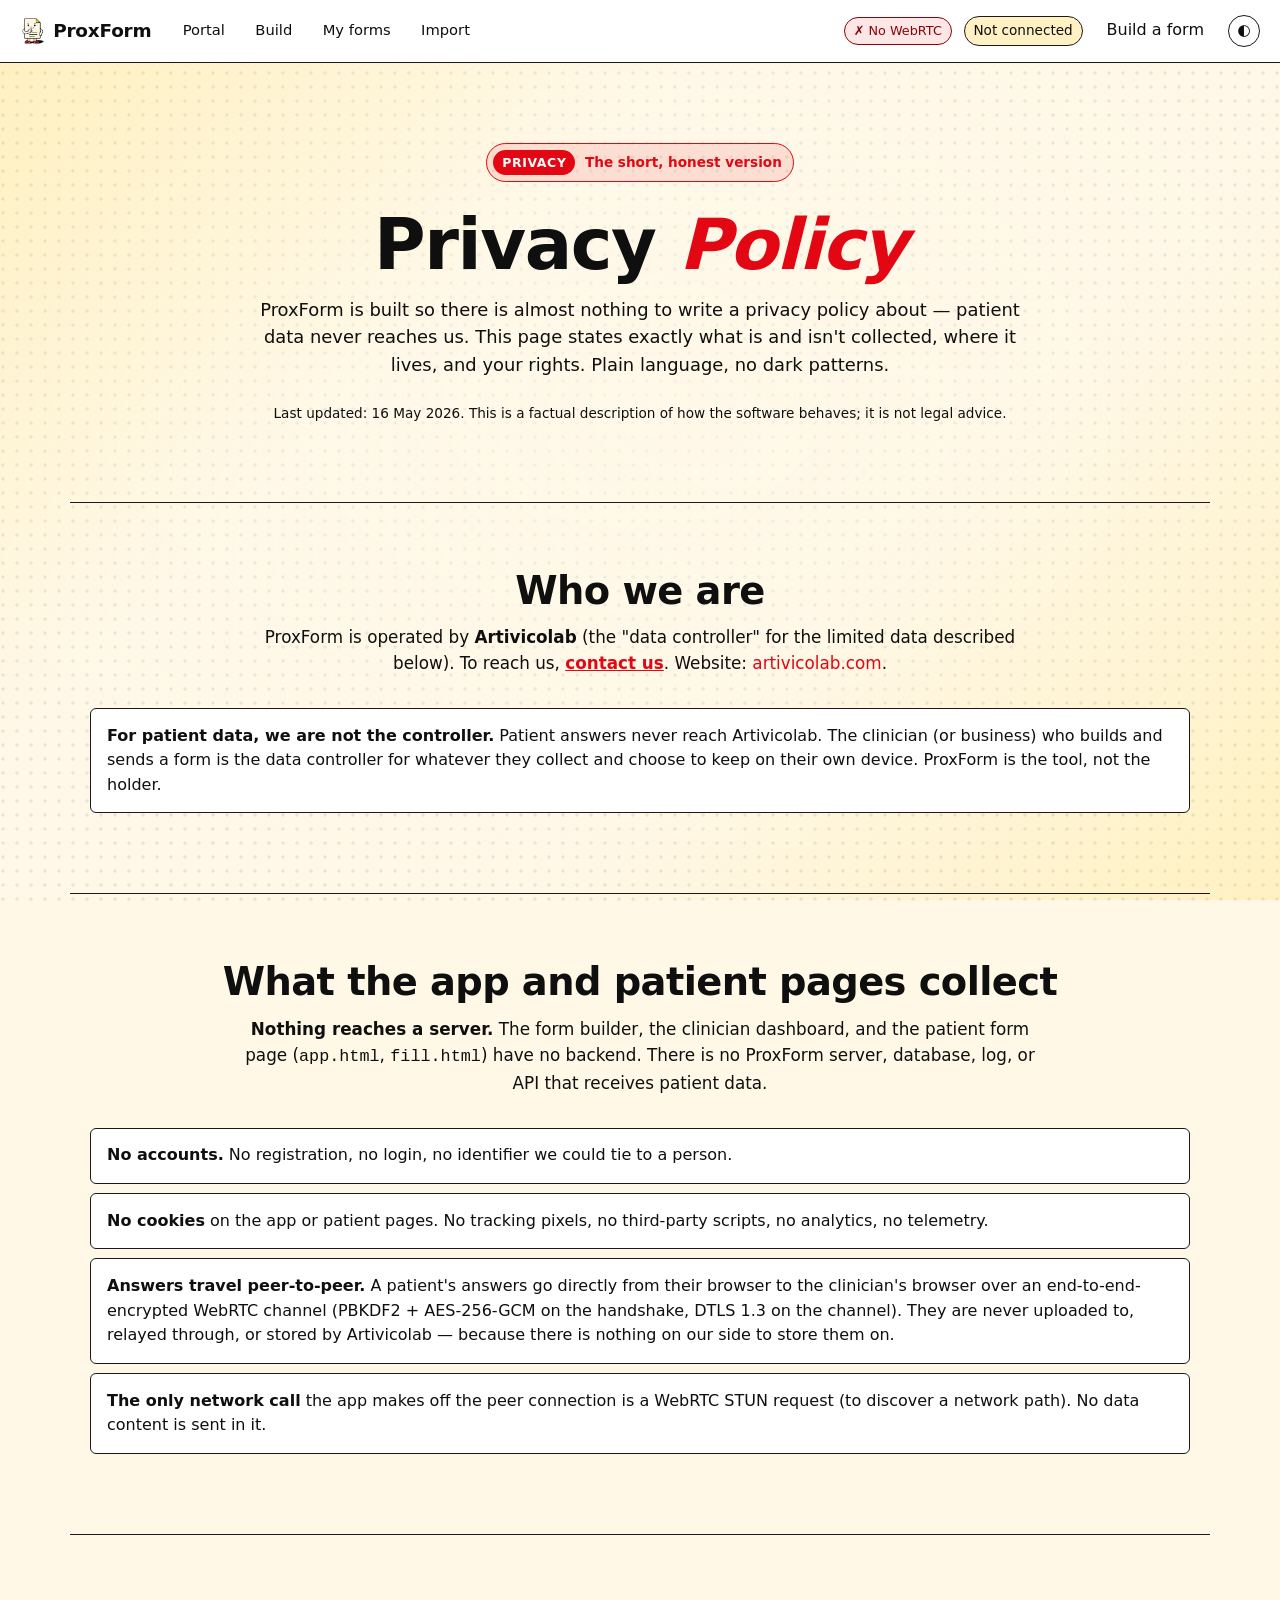
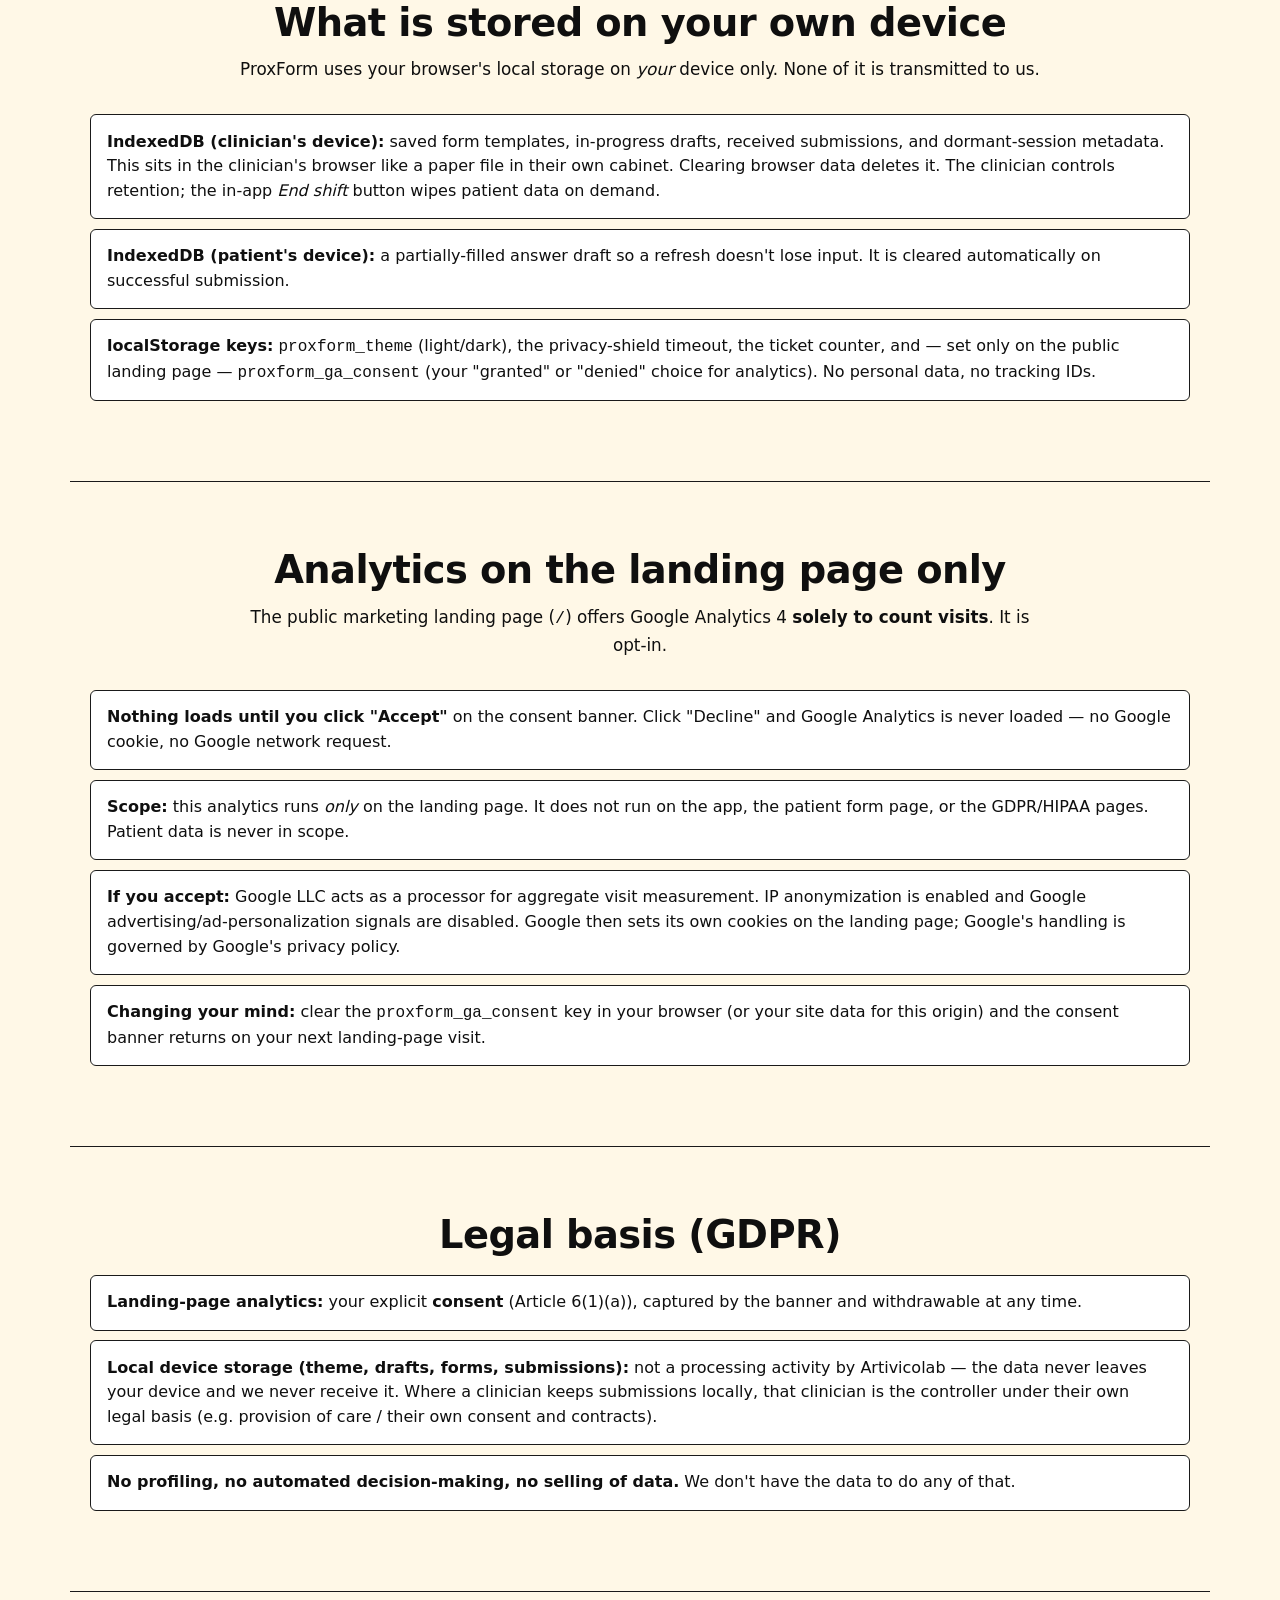
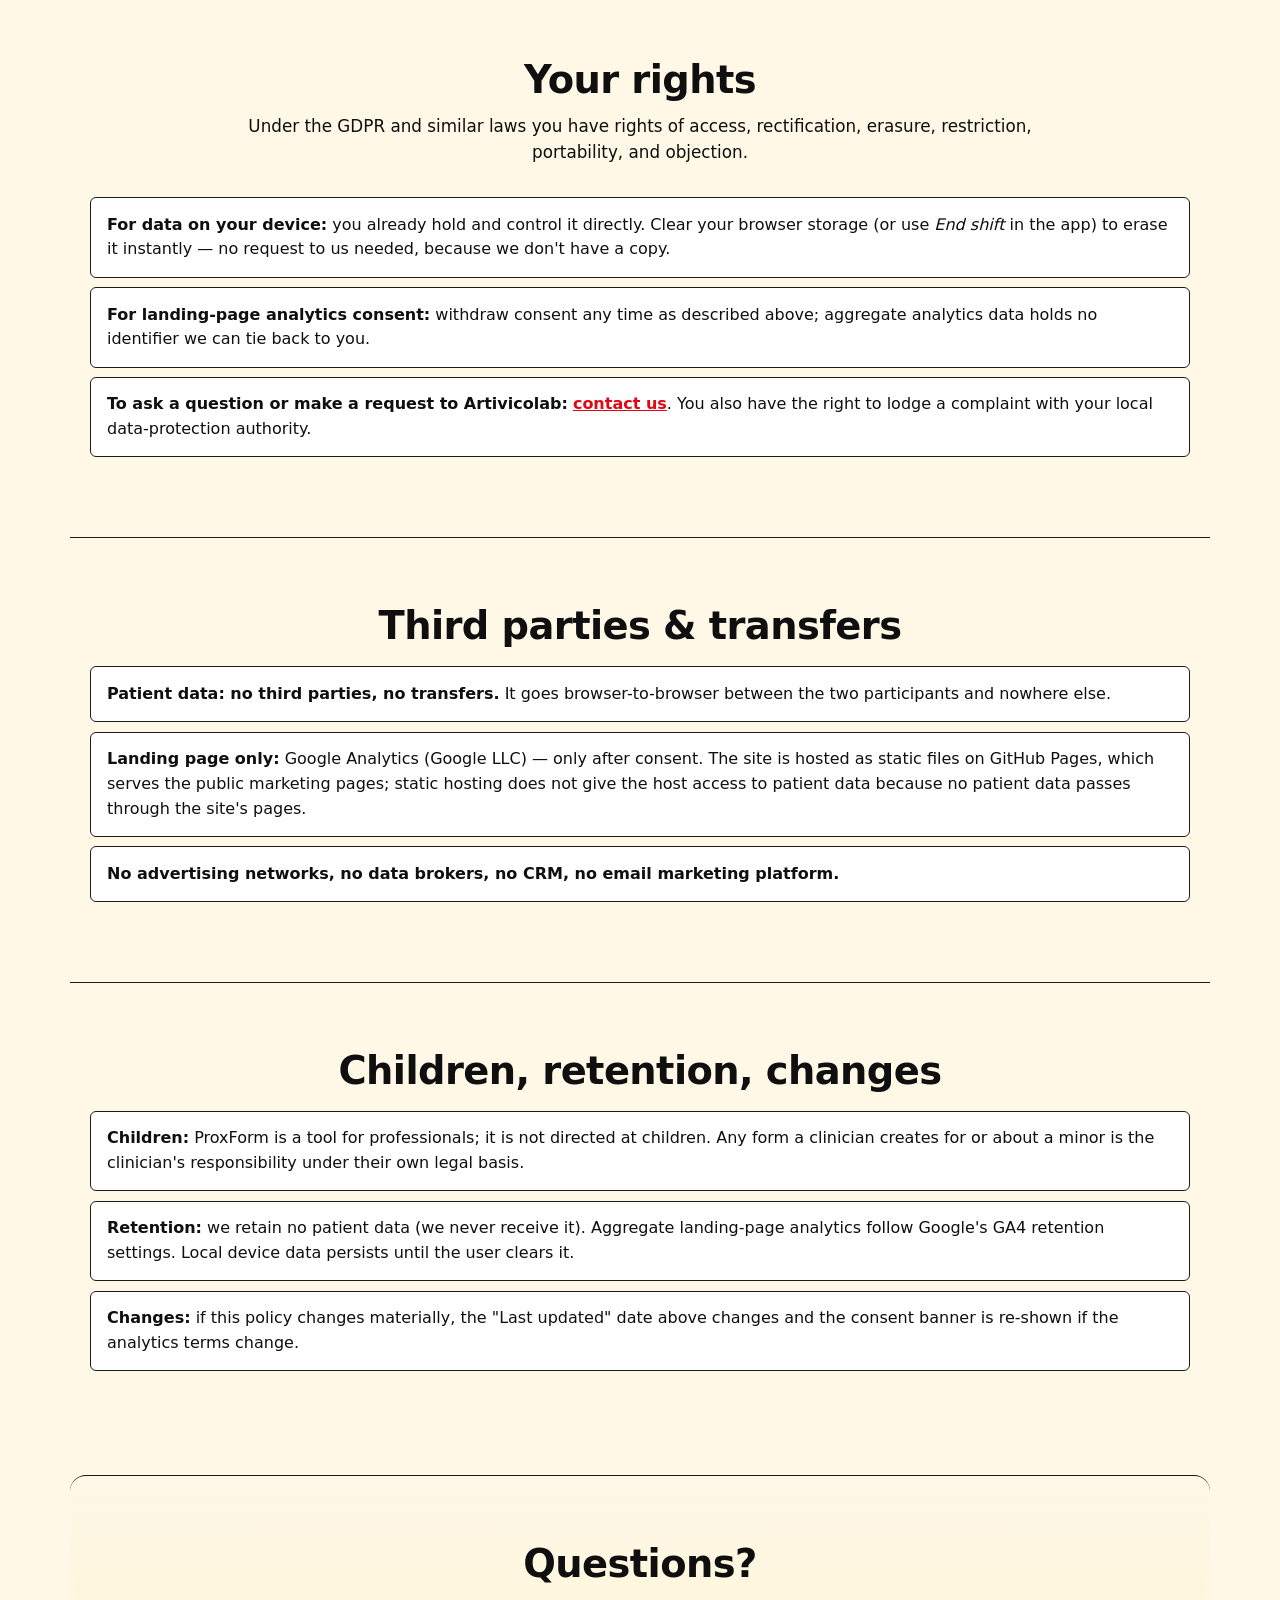
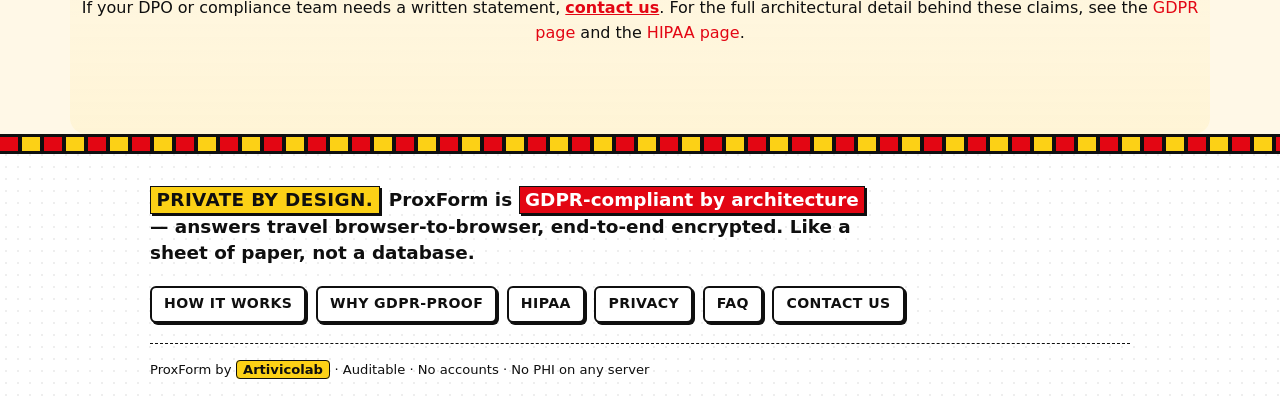
<file: privacy.html>
<!doctype html>
<!-- © 2026 Artivicolab. All rights reserved. ProxForm — proprietary software. See LICENSE. -->
<html lang="en">
<head>
  <meta charset="utf-8">
  <meta name="viewport" content="width=device-width, initial-scale=1">
  <title>Privacy Policy — ProxForm</title>
  <meta name="description" content="ProxForm's privacy policy: what we collect (almost nothing), what stays on your device, the consent-gated analytics on the landing page, and your rights.">
  <meta name="theme-color" content="#e30613">
  <meta name="robots" content="index, follow, max-image-preview:large, max-snippet:-1">
  <meta name="author" content="Artivicolab">
  <link rel="canonical" href="https://proxform.artivicolab.com/privacy.html">

  <meta property="og:type" content="article">
  <meta property="og:title" content="Privacy Policy — ProxForm">
  <meta property="og:description" content="What ProxForm collects (almost nothing), what stays on your device, the opt-in landing-page analytics, and your data-subject rights.">
  <meta property="og:url" content="https://proxform.artivicolab.com/privacy.html">
  <meta property="og:site_name" content="ProxForm">
  <meta property="og:locale" content="en_US">
  <meta property="og:image" content="https://proxform.artivicolab.com/icons/logo-lockup.png">
  <meta name="twitter:card" content="summary_large_image">
  <meta name="twitter:title" content="Privacy Policy — ProxForm">
  <meta name="twitter:description" content="What ProxForm collects (almost nothing), what stays on your device, and your rights.">
  <meta name="twitter:image" content="https://proxform.artivicolab.com/icons/logo-lockup.png">

  <link rel="icon" type="image/png" sizes="32x32" href="/favicon-32x32.png?v=12">
  <link rel="icon" type="image/png" sizes="16x16" href="/favicon-16x16.png?v=12">
  <link rel="icon" type="image/png" sizes="96x96" href="/favicon-96x96.png?v=12">
  <link rel="apple-touch-icon" sizes="180x180" href="/apple-icon-180x180.png?v=12">
  <meta name="msapplication-TileColor" content="#e30613">
  <meta name="msapplication-config" content="/browserconfig.xml">
  <link rel="manifest" href="/manifest.json">
  <link rel="stylesheet" href="/css/style.css?v=12">
  <script src="/js/theme.js?v=12" defer></script>
  <script src="/js/netcheck.js?v=12" defer></script>
  <script src="/js/bg.js?v=12" defer></script>
  <script src="/js/footer.js?v=12" defer></script>
  <script src="/js/analytics.js?v=12" defer></script>
  <script defer>window.addEventListener('DOMContentLoaded', () => ProxNet.checkAndDisplay('net-status'));</script>
</head>
<body class="home-page">
  <div class="bg-mirror" aria-hidden="true"></div>
  <header class="topbar">
    <a class="brand" href="/"><img src="/favicon-96x96.png" alt="" class="brand-logo" width="26" height="26">ProxForm</a>
    <nav class="topnav" aria-label="Primary navigation">
      <a href="/app.html#/received">Portal</a>
      <a href="/app.html#/build">Build</a>
      <a href="/app.html#/forms">My forms</a>
      <a href="/app.html#/import">Import</a>
    </nav>
    <div class="topbar-actions">
      <span id="net-status" class="net-status net-checking" title="Checking whether your network can make direct peer-to-peer connections to a patient.">Checking…</span>
      <span id="conn-status" class="conn-status" title="Status of the active peer-to-peer session, if one is open.">Not connected</span>
      <a class="text-btn" href="/app.html#/build" title="Open the form builder">Build a form</a>
      <button class="icon-btn" onclick="toggleTheme()" aria-label="Toggle theme" title="Switch between light and dark">◐</button>
    </div>
  </header>

  <main>
    <section class="hero">
      <div class="gdpr-badge" aria-label="Privacy policy">
        <span class="gdpr-badge-mark">PRIVACY</span>
        <span class="gdpr-badge-text">The short, honest version</span>
      </div>
      <h1>Privacy <em>Policy</em></h1>
      <p class="lede">ProxForm is built so there is almost nothing to write a privacy policy about — patient data never reaches us. This page states exactly what is and isn't collected, where it lives, and your rights. Plain language, no dark patterns.</p>
      <p class="micro" style="margin-top: 1rem;">Last updated: 16 May 2026. This is a factual description of how the software behaves; it is not legal advice.</p>
    </section>

    <section class="why">
      <h2>Who we are</h2>
      <p class="why-lede">ProxForm is operated by <strong>Artivicolab</strong> (the "data controller" for the limited data described below). To reach us, <button type="button" class="link-btn contact-link">contact us</button>. Website: <a href="https://artivicolab.com" target="_blank" rel="noopener">artivicolab.com</a>.</p>
      <ul class="why-list">
        <li><strong>For patient data, we are not the controller.</strong> Patient answers never reach Artivicolab. The clinician (or business) who builds and sends a form is the data controller for whatever they collect and choose to keep on their own device. ProxForm is the tool, not the holder.</li>
      </ul>
    </section>

    <section class="why">
      <h2>What the app and patient pages collect</h2>
      <p class="why-lede"><strong>Nothing reaches a server.</strong> The form builder, the clinician dashboard, and the patient form page (<code>app.html</code>, <code>fill.html</code>) have no backend. There is no ProxForm server, database, log, or API that receives patient data.</p>
      <ul class="why-list">
        <li><strong>No accounts.</strong> No registration, no login, no identifier we could tie to a person.</li>
        <li><strong>No cookies</strong> on the app or patient pages. No tracking pixels, no third-party scripts, no analytics, no telemetry.</li>
        <li><strong>Answers travel peer-to-peer.</strong> A patient's answers go directly from their browser to the clinician's browser over an end-to-end-encrypted WebRTC channel (PBKDF2 + AES-256-GCM on the handshake, DTLS 1.3 on the channel). They are never uploaded to, relayed through, or stored by Artivicolab — because there is nothing on our side to store them on.</li>
        <li><strong>The only network call</strong> the app makes off the peer connection is a WebRTC STUN request (to discover a network path). No data content is sent in it.</li>
      </ul>
    </section>

    <section class="why">
      <h2>What is stored on your own device</h2>
      <p class="why-lede">ProxForm uses your browser's local storage on <em>your</em> device only. None of it is transmitted to us.</p>
      <ul class="why-list">
        <li><strong>IndexedDB (clinician's device):</strong> saved form templates, in-progress drafts, received submissions, and dormant-session metadata. This sits in the clinician's browser like a paper file in their own cabinet. Clearing browser data deletes it. The clinician controls retention; the in-app <em>End shift</em> button wipes patient data on demand.</li>
        <li><strong>IndexedDB (patient's device):</strong> a partially-filled answer draft so a refresh doesn't lose input. It is cleared automatically on successful submission.</li>
        <li><strong>localStorage keys:</strong> <code>proxform_theme</code> (light/dark), the privacy-shield timeout, the ticket counter, and — set only on the public landing page — <code>proxform_ga_consent</code> (your "granted" or "denied" choice for analytics). No personal data, no tracking IDs.</li>
      </ul>
    </section>

    <section class="why">
      <h2>Analytics on the landing page only</h2>
      <p class="why-lede">The public marketing landing page (<code>/</code>) offers Google Analytics 4 <strong>solely to count visits</strong>. It is opt-in.</p>
      <ul class="why-list">
        <li><strong>Nothing loads until you click "Accept"</strong> on the consent banner. Click "Decline" and Google Analytics is never loaded — no Google cookie, no Google network request.</li>
        <li><strong>Scope:</strong> this analytics runs <em>only</em> on the landing page. It does not run on the app, the patient form page, or the GDPR/HIPAA pages. Patient data is never in scope.</li>
        <li><strong>If you accept:</strong> Google LLC acts as a processor for aggregate visit measurement. IP anonymization is enabled and Google advertising/ad-personalization signals are disabled. Google then sets its own cookies on the landing page; Google's handling is governed by Google's privacy policy.</li>
        <li><strong>Changing your mind:</strong> clear the <code>proxform_ga_consent</code> key in your browser (or your site data for this origin) and the consent banner returns on your next landing-page visit.</li>
      </ul>
    </section>

    <section class="why">
      <h2>Legal basis (GDPR)</h2>
      <ul class="why-list">
        <li><strong>Landing-page analytics:</strong> your explicit <strong>consent</strong> (Article 6(1)(a)), captured by the banner and withdrawable at any time.</li>
        <li><strong>Local device storage (theme, drafts, forms, submissions):</strong> not a processing activity by Artivicolab — the data never leaves your device and we never receive it. Where a clinician keeps submissions locally, that clinician is the controller under their own legal basis (e.g. provision of care / their own consent and contracts).</li>
        <li><strong>No profiling, no automated decision-making, no selling of data.</strong> We don't have the data to do any of that.</li>
      </ul>
    </section>

    <section class="why">
      <h2>Your rights</h2>
      <p class="why-lede">Under the GDPR and similar laws you have rights of access, rectification, erasure, restriction, portability, and objection.</p>
      <ul class="why-list">
        <li><strong>For data on your device:</strong> you already hold and control it directly. Clear your browser storage (or use <em>End shift</em> in the app) to erase it instantly — no request to us needed, because we don't have a copy.</li>
        <li><strong>For landing-page analytics consent:</strong> withdraw consent any time as described above; aggregate analytics data holds no identifier we can tie back to you.</li>
        <li><strong>To ask a question or make a request to Artivicolab:</strong> <button type="button" class="link-btn contact-link">contact us</button>. You also have the right to lodge a complaint with your local data-protection authority.</li>
      </ul>
    </section>

    <section class="why">
      <h2>Third parties &amp; transfers</h2>
      <ul class="why-list">
        <li><strong>Patient data: no third parties, no transfers.</strong> It goes browser-to-browser between the two participants and nowhere else.</li>
        <li><strong>Landing page only:</strong> Google Analytics (Google LLC) — only after consent. The site is hosted as static files on GitHub Pages, which serves the public marketing pages; static hosting does not give the host access to patient data because no patient data passes through the site's pages.</li>
        <li><strong>No advertising networks, no data brokers, no CRM, no email marketing platform.</strong></li>
      </ul>
    </section>

    <section class="why">
      <h2>Children, retention, changes</h2>
      <ul class="why-list">
        <li><strong>Children:</strong> ProxForm is a tool for professionals; it is not directed at children. Any form a clinician creates for or about a minor is the clinician's responsibility under their own legal basis.</li>
        <li><strong>Retention:</strong> we retain no patient data (we never receive it). Aggregate landing-page analytics follow Google's GA4 retention settings. Local device data persists until the user clears it.</li>
        <li><strong>Changes:</strong> if this policy changes materially, the "Last updated" date above changes and the consent banner is re-shown if the analytics terms change.</li>
      </ul>
    </section>

    <section class="cta">
      <h2>Questions?</h2>
      <p>If your DPO or compliance team needs a written statement, <button type="button" class="link-btn contact-link">contact us</button>. For the full architectural detail behind these claims, see the <a href="/gdpr.html">GDPR page</a> and the <a href="/hipaa.html">HIPAA page</a>.</p>
    </section>
  </main>

  <footer class="footer">
    <div class="footer-inner">
      <p class="footer-tagline"><strong>Private by design.</strong> ProxForm is <em>GDPR-compliant by architecture</em> — answers travel browser-to-browser, end-to-end encrypted. Like a sheet of paper, not a database.</p>
      <nav class="footer-nav">
        <a href="/#how">How it works</a>
        <a href="/gdpr.html">Why GDPR-proof</a>
        <a href="/hipaa.html">HIPAA</a>
        <a href="/privacy.html">Privacy</a>
        <a href="/#faq">FAQ</a>
        <button id="contact-btn" type="button" class="link-btn">Contact us</button>
      </nav>
      <p class="footer-attribution">
        ProxForm by <a href="https://artivicolab.com" target="_blank" rel="noopener">Artivicolab</a>
        · Auditable · No accounts · No PHI on any server
      </p>
    </div>
  </footer>
</body>
</html>
</file>
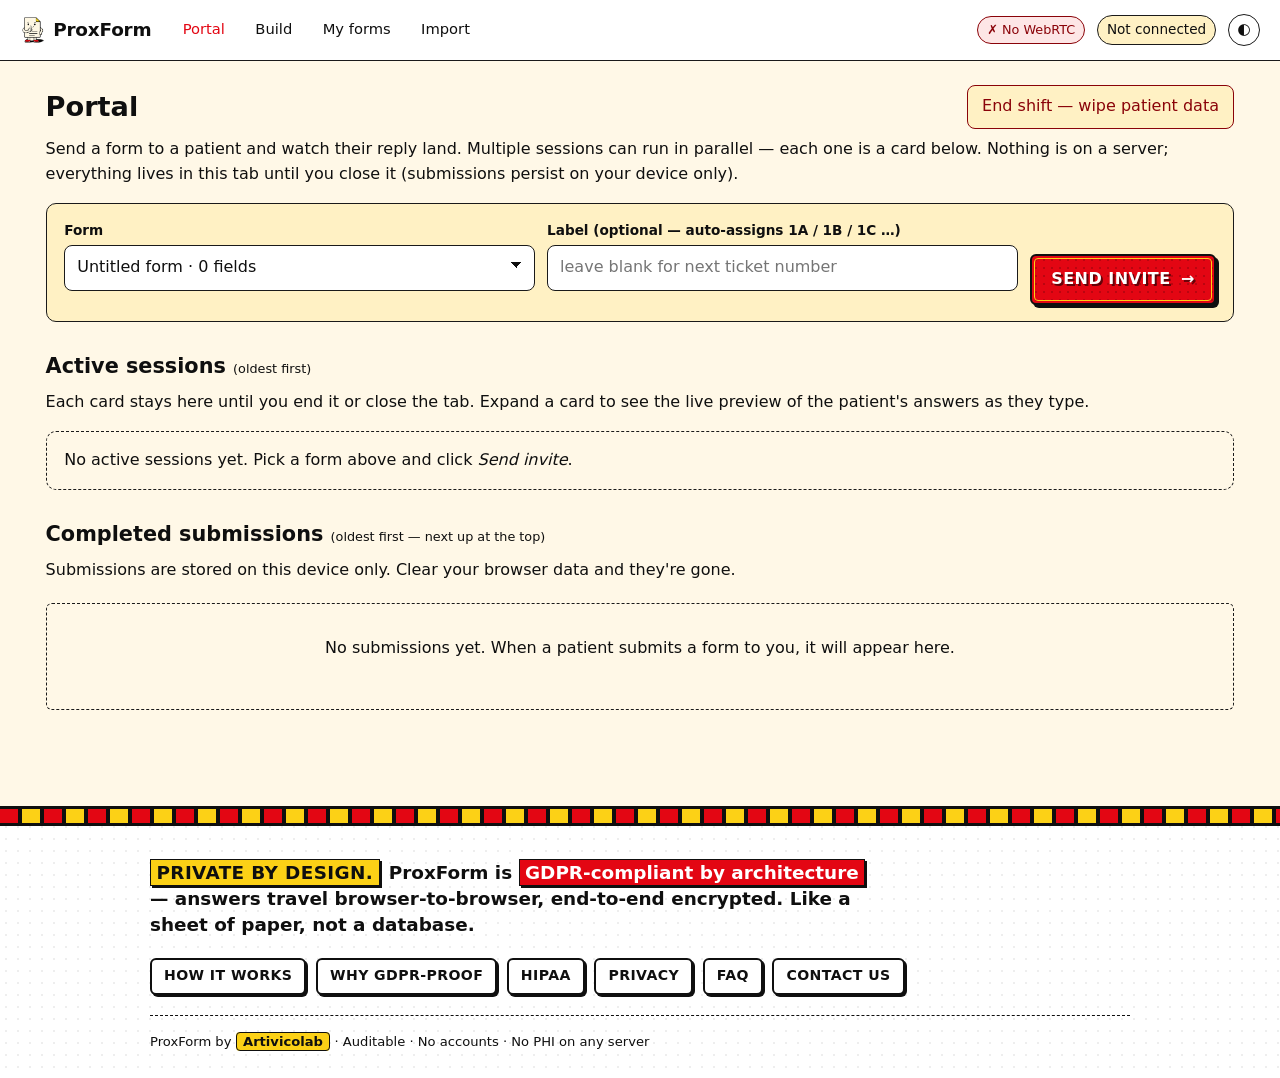
<file: received.html>
<!doctype html>
<!-- © 2026 Artivicolab. All rights reserved. ProxForm — proprietary software. See LICENSE. -->
<html lang="en">
<head>
  <meta charset="utf-8">
  <meta name="viewport" content="width=device-width, initial-scale=1">
  <title>Received submissions — ProxForm</title>
  <meta name="description" content="Completed medical forms submitted by patients. Stored only on this device.">
  <meta name="robots" content="noindex">
  <link rel="icon" type="image/png" sizes="32x32" href="/favicon-32x32.png?v=12">
  <link rel="icon" type="image/png" sizes="16x16" href="/favicon-16x16.png?v=12">
  <link rel="icon" type="image/png" sizes="96x96" href="/favicon-96x96.png?v=12">
  <link rel="apple-touch-icon" sizes="180x180" href="/apple-icon-180x180.png?v=12">
  <meta name="msapplication-TileColor" content="#e30613">
  <meta name="msapplication-config" content="/browserconfig.xml">
  <link rel="manifest" href="/manifest.json">
  <script>
    // Legacy page — redirect to the SPA shell.
    location.replace('/app.html#/received');
  </script>
  <link rel="stylesheet" href="/css/style.css?v=12">
  <script src="/js/theme.js?v=12" defer></script>
  <script src="/js/netcheck.js?v=12" defer></script>
  <script src="/js/storage.js?v=12" defer></script>
  <script src="/js/crypto.js?v=12" defer></script>
  <script src="/js/p2p.js?v=12" defer></script>
  <script src="/js/sessions.js?v=12" defer></script>
  <script src="/js/render.js?v=12" defer></script>
  <script src="/js/builder.js?v=12" defer></script>
  <script src="/js/dashboard.js?v=12" defer></script>
  <script src="/js/footer.js?v=12" defer></script>
  <script src="/js/analytics.js?v=12" defer></script>
</head>
<body class="app-page received-page" data-page="received">
  <header class="topbar">
    <a class="brand" href="/"><img src="/favicon-96x96.png" alt="" class="brand-logo" width="26" height="26">ProxForm</a>
    <nav class="topnav" aria-label="Primary navigation">
      <a href="/">Home</a>
      <a href="/forms.html">My forms</a>
      <a href="/import.html">Import</a>
      <a href="/received.html" class="active">Received</a>
    </nav>
    <div class="topbar-actions">
      <span id="net-status" class="net-status net-checking" title="Checking whether your network can make direct peer-to-peer connections to a patient. Hover the badge once it updates for details.">Checking…</span>
      <span id="conn-status" class="conn-status" title="Status of the active peer-to-peer session, if one is open. Stays 'Not connected' until you generate a link and a patient joins.">Not connected</span>
      <a class="text-btn" href="/builder.html" title="Open the form builder">Build a form</a>
      <button class="icon-btn" onclick="toggleTheme()" aria-label="Toggle theme" title="Switch between light and dark">◐</button>
    </div>
  </header>

  <main class="app-main">
    <section class="step dash-section">
      <div class="dash-head">
        <h1>Portal</h1>
        <div class="dash-head-actions">
          <button id="btn-end-shift" class="secondary danger" type="button" title="Wipe every patient submission, active invite, and draft on this device. Form templates stay. Use at end of shift.">End shift — wipe patient data</button>
        </div>
      </div>
      <p class="muted">Send a form to a patient and watch their reply land. Multiple sessions can run in parallel — each one is a card below. Nothing is on a server; everything lives in this tab until you close it (submissions persist on your device only).</p>

      <div id="onboarding-hint" class="onboarding-hint" hidden>
        <img src="/icons/empty.png" alt="" class="mascot-img mascot-empty" width="160" height="160" loading="lazy" decoding="async">
        <h3>👋 New here? Start with a template.</h3>
        <p>You don't have any forms yet. The fastest start:</p>
        <ol>
          <li>Click <a href="#/forms"><strong>My forms</strong></a> in the top bar.</li>
          <li>Hit <strong>From template…</strong> — pick medical, legal, hospitality, HR, or wellness.</li>
          <li>Come back here, send the invite to a test phone, and watch the reply land.</li>
        </ol>
        <p class="muted small">Or click <a href="#/build"><strong>Build</strong></a> to start a form from scratch.</p>
      </div>

      <div class="dash-sender">
        <div class="dash-sender-row">
          <label class="dash-sender-field">
            <span>Form</span>
            <select id="dash-form-select" title="Pick a saved form to send. Build new forms in the My forms page."></select>
          </label>
          <label class="dash-sender-field">
            <span>Label (optional — auto-assigns 1A / 1B / 1C …)</span>
            <input id="dash-label" type="text" placeholder="leave blank for next ticket number">
          </label>
          <button id="dash-send" class="primary" type="button" title="Encrypt the form and create a fresh invite link + passphrase. Share the link by one channel and the passphrase by another.">Send invite <span class="arrow">→</span></button>
        </div>
      </div>
    </section>

    <section class="step dash-section">
      <h2>Active sessions <span class="muted small">(oldest first)</span></h2>
      <p class="muted">Each card stays here until you end it or close the tab. Expand a card to see the live preview of the patient's answers as they type.</p>
      <div id="active-sessions" class="active-sessions" aria-live="polite">
        <p class="muted empty">No active sessions yet. Pick a form above and click <em>Send invite</em>.</p>
      </div>
    </section>

    <section class="step dash-section">
      <h2>Completed submissions <span class="muted small">(oldest first — next up at the top)</span></h2>
      <p class="muted">Submissions are stored on this device only. Clear your browser data and they're gone.</p>
      <div id="submissions-list" class="forms-list" aria-live="polite"></div>
    </section>
  </main>

  <div id="toast" class="toast hidden"></div>

  <footer class="footer">
    <div class="footer-inner">
      <p class="footer-tagline"><strong>Private by design.</strong> ProxForm is <em>GDPR-compliant by architecture</em> — answers travel browser-to-browser, end-to-end encrypted. Like a sheet of paper, not a database.</p>
      <nav class="footer-nav">
        <a href="/#how">How it works</a>
        <a href="/gdpr.html">Why GDPR-proof</a>
        <a href="/hipaa.html">HIPAA</a>
        <a href="/privacy.html">Privacy</a>
        <a href="/#faq">FAQ</a>
        <button id="contact-btn" type="button" class="link-btn">Contact us</button>
      </nav>
      <p class="footer-attribution">
        ProxForm by <a href="https://artivicolab.com" target="_blank" rel="noopener">Artivicolab</a>
        · Auditable · No accounts · No PHI on any server
      </p>
    </div>
  </footer>
</body>
</html>
</file>
<file: css/style.css>
/* © 2026 Artivicolab. All rights reserved. ProxForm — proprietary software. See LICENSE. */
/* ProxForm — base styles. Light + dark via [data-theme]. */

:root {
  --bg: #fff8e7;
  --surface: #ffffff;
  --surface-2: #fff1c4;
  --border: #1a1a1a;
  --text: #0f0f0f;
  /* No gray anywhere — secondary text is the same ink as body text.
     Hierarchy comes from weight/size/placement, not from washed-out gray. */
  --muted: #0f0f0f;
  --primary: #e30613;
  --primary-ink: #ffffff;
  --primary-hover: #b8040f;
  --primary-dark: #8a0309;
  --primary-light: #ff2d3a;
  --accent: #fcd116;
  --stitch: #fcd116;
  --danger: #8a0309;
  --shadow: 2px 2px 0 rgba(15, 15, 15, 0.95);
  --radius: 6px;
}

/* Dark mode is intentionally black-and-white for the UI — no pink/coral.
   The only colour is the yellow accent on filled elements (badges, flow
   cards, the onboarding hint, the GDPR pitch card). "Primary" is therefore
   a bright cream, so links / emphasis / buttons read as clean white-on-
   black instead of vibrating red. */
html[data-theme="dark"] {
  --bg: #14110a;
  --surface: #1f1a10;
  --surface-2: #2a221a;
  --border: #4d4636;          /* neutral warm-gray frame, no yellow glare */
  --text: #f4ecd6;
  --muted: #f4ecd6;           /* same as text — no gray, dark mode is B&W */
  --primary: #f6efda;         /* emphasis = bright cream, not red */
  --primary-ink: #14110a;     /* dark text on the cream "primary" buttons */
  --primary-hover: #ffffff;
  --primary-dark: #cabf9f;
  --primary-light: #ffffff;
  --accent: #e8c34a;          /* the one colour kept — yellow fills */
  --stitch: #e8c34a;
  --danger: #d9745f;          /* restrained terracotta, destructive only */
  --shadow: 2px 2px 0 rgba(232, 195, 74, 0.28);
}

* { box-sizing: border-box; }

html, body {
  margin: 0;
  padding: 0;
  background: var(--bg);
  color: var(--text);
  font: 16px/1.55 system-ui, -apple-system, "Segoe UI", Roboto, sans-serif;
  -webkit-font-smoothing: antialiased;
}

/* Sticky footer: body fills the viewport, main grows, footer hugs the bottom
   so a short page doesn't leave the footer floating mid-screen. */
body {
  display: flex;
  flex-direction: column;
  min-height: 100vh;
  min-height: 100dvh;
}
body > main { flex: 1 0 auto; }
body > .footer { flex-shrink: 0; margin-top: auto; }

/* Custom scrollbar — pop-art red thumb on a cream track with a black ink
   border. Firefox uses the two CSS properties; Chromium/Safari uses the
   ::-webkit pseudo-elements. */
* {
  scrollbar-width: thin;
  scrollbar-color: var(--primary) var(--surface-2);
}
::-webkit-scrollbar { width: 12px; height: 12px; }
::-webkit-scrollbar-track {
  background: var(--surface-2);
  border-left: 1.5px solid #0f0f0f;
}
::-webkit-scrollbar-thumb {
  background: var(--primary);
  border: 2px solid #0f0f0f;
  border-radius: 999px;
  background-image: radial-gradient(circle, rgba(0, 0, 0, 0.18) 1.1px, transparent 1.4px);
  background-size: 6px 6px;
}
::-webkit-scrollbar-thumb:hover { background-color: var(--primary-hover); }
::-webkit-scrollbar-thumb:active { background-color: var(--primary-dark); }
::-webkit-scrollbar-corner { background: var(--surface-2); }
html[data-theme="dark"] ::-webkit-scrollbar-track {
  border-left-color: var(--accent);
}
html[data-theme="dark"] ::-webkit-scrollbar-thumb {
  border-color: var(--accent);
}

a { color: var(--primary); text-decoration: none; }
a:hover { text-decoration: underline; }

h1, h2, h3 { line-height: 1.25; margin: 0 0 0.5em; }
h1 { font-size: 1.7rem; }
h2 { font-size: 1.3rem; }
h3 { font-size: 1.05rem; }

p { margin: 0 0 1em; }

.muted { color: var(--muted); }
.hidden { display: none !important; }
.error { color: var(--danger); }
.req { color: var(--danger); }

/* ── Topbar ─────────────────────────────────────────────────────────── */

.topbar {
  display: flex;
  align-items: center;
  justify-content: space-between;
  padding: 0.75rem 1.25rem;
  border-bottom: 1px solid var(--border);
  background: var(--surface);
}

.brand {
  display: inline-flex;
  align-items: center;
  gap: 0.45rem;
  font-weight: 700;
  font-size: 1.15rem;
  color: var(--text);
  letter-spacing: -0.01em;
}
.brand:hover { text-decoration: none; }
.brand-logo {
  width: 26px;
  height: 26px;
  display: block;
  flex-shrink: 0;
}

.topbar-actions { display: flex; align-items: center; gap: 0.75rem; }

.topnav {
  display: flex; align-items: center; gap: 0.5rem;
  margin-left: 1.25rem; flex: 1;
}
.topnav a {
  color: var(--text);
  font-size: 0.92rem;
  font-weight: 500;
  padding: 0.4rem 0.7rem;
  border-radius: 8px;
}
.topnav a:hover { background: var(--surface-2); text-decoration: none; color: var(--primary); }
.topnav a:target,
.topnav a.active { color: var(--primary); }

/* Hamburger button — injected by theme.js, only shown on mobile. */
.nav-toggle {
  display: none;
  background: var(--surface);
  border: 2px solid var(--ink, #111);
  border-radius: 8px;
  font-size: 1.1rem;
  line-height: 1;
  padding: 0.3rem 0.6rem;
  cursor: pointer;
  color: var(--text);
}

@media (max-width: 640px) {
  /* Anchor the dropdown to the bar. The bar itself stays a clean single
     row: brand on the left, then net-status + theme, hamburger far right. */
  .topbar { position: relative; }
  .brand { margin-right: auto; }            /* push the rest to the right */
  .topbar-actions { order: 4; }
  .nav-toggle {
    display: inline-flex;
    align-items: center;
    order: 5;                               /* hamburger is the rightmost item */
    margin-left: 0.6rem;
  }

  /* Nav is an absolute dropdown PANEL that drops below the bar and overlays
     the page content — it does NOT push the bar's layout around (that was
     the bug: flex-wrap made it render inline). */
  .topnav {
    display: none;
    position: absolute;
    top: 100%;
    left: 0;
    right: 0;
    flex-direction: column;
    align-items: stretch;
    background: var(--surface);
    border-bottom: 2px solid var(--ink, #111);
    box-shadow: 0 10px 22px rgba(0, 0, 0, 0.14);
    margin: 0;
    padding: 0 1.25rem;        /* rows handle their own vertical padding */
    gap: 0;
    z-index: 300;
  }
  .topbar.nav-open .topnav { display: flex; }
  /* Flat, edge-to-edge rows — no per-item rounding, no chip look. A hairline
     divider sits between rows (not around them) and the active route gets a
     left accent bar instead of a box outline. */
  .topnav a {
    padding: 0.95rem 0.4rem;
    border-radius: 0;
    border: 0;
    border-left: 3px solid transparent;
    font-size: 1.05rem;
    font-weight: 600;
    color: var(--text);
  }
  .topnav a + a { border-top: 1px solid var(--border); }
  .topnav a:hover { background: var(--surface-2); }
  .topnav a:target,
  .topnav a.active {
    color: var(--primary);
    border-left-color: var(--primary);
    background: var(--surface-2);
  }

  /* De-clutter the action cluster on a phone — the conn-status pill and
     the redundant "Build a form" text button just crowd the bar; the nav
     dropdown already has Build. Net-status + theme stay (quick glances). */
  .topbar-actions .conn-status,
  .topbar-actions .text-btn { display: none; }
}

.conn-status {
  font-size: 0.85rem;
  color: var(--muted);
  padding: 0.2rem 0.55rem;
  border: 1px solid var(--border);
  border-radius: 999px;
  background: var(--surface-2);
}

.net-status {
  font-size: 0.8rem;
  padding: 0.2rem 0.55rem;
  border: 1px solid var(--border);
  border-radius: 999px;
  background: var(--surface-2);
  color: var(--muted);
  cursor: help;
  white-space: nowrap;
}
.net-status.net-checking { color: var(--muted); }
.net-status.net-ok       { color: var(--primary); border-color: var(--primary); }
.net-status.net-limited  { color: #b07a00; border-color: #d6a64a; background: #fff7e0; }
.net-status.net-blocked,
.net-status.net-unsupported { color: var(--danger); border-color: var(--danger); background: #fde6e6; }
html[data-theme="dark"] .net-status.net-limited  { background: #3a2e10; color: #f0c97a; border-color: #6b5524; }
html[data-theme="dark"] .net-status.net-blocked,
html[data-theme="dark"] .net-status.net-unsupported { background: #3a1818; }

.icon-btn {
  background: transparent;
  border: 1px solid var(--border);
  color: var(--text);
  width: 2rem; height: 2rem;
  border-radius: 999px;
  cursor: pointer;
  display: inline-flex; align-items: center; justify-content: center;
  font-size: 0.95rem;
}
.icon-btn:hover { background: var(--surface-2); }
.icon-btn:disabled { opacity: 0.3; cursor: default; }

.text-btn {
  color: var(--text);
  padding: 0.4rem 0.75rem;
  border-radius: 8px;
  font-weight: 500;
}
.text-btn:hover { background: var(--surface-2); text-decoration: none; }

/* ── Buttons ────────────────────────────────────────────────────────── */

button, a.primary, a.secondary {
  font: inherit;
  cursor: pointer;
}

/* Pop-art button: flat red, thick black ink border, hard-offset comic shadow.
   Halftone dots scatter across the surface; yellow accent line just inside. */
.primary {
  position: relative;
  background-color: var(--primary);
  background-image:
    radial-gradient(circle, rgba(0, 0, 0, 0.18) 1.1px, transparent 1.4px);
  background-size: 8px 8px;
  color: var(--primary-ink);
  border: 2.5px solid #0f0f0f;
  border-radius: var(--radius);
  padding: 0.7rem 1.2rem;
  font-weight: 900;
  letter-spacing: 0.03em;
  text-transform: uppercase;
  display: inline-block;
  text-shadow: 2px 2px 0 rgba(0, 0, 0, 0.55);
  box-shadow: 3px 3px 0 #0f0f0f;
  transition: transform 80ms ease, box-shadow 80ms ease, background-color 120ms ease;
}
/* Yellow comic-accent line just inside the ink border. */
.primary::after {
  content: "";
  position: absolute;
  inset: 2px;
  border: 1.5px solid var(--accent);
  border-radius: calc(var(--radius) - 2px);
  pointer-events: none;
}
.primary:hover {
  background-color: var(--primary-hover);
  transform: translate(-1px, -1px);
  box-shadow: 4px 4px 0 #0f0f0f;
  text-decoration: none;
}
.primary:active {
  transform: translate(2px, 2px);
  box-shadow: 1px 1px 0 #0f0f0f;
}
.primary:disabled {
  opacity: 0.55;
  cursor: default;
  box-shadow: 2px 2px 0 #0f0f0f;
  transform: none;
}
.primary:disabled::after { opacity: 0.3; }
html[data-theme="dark"] .primary {
  border-color: var(--accent);
  text-shadow: 1px 1px 0 rgba(0, 0, 0, 0.7);
  box-shadow: 3px 3px 0 var(--accent);
}
html[data-theme="dark"] .primary:hover  { box-shadow: 4px 4px 0 var(--accent); }
html[data-theme="dark"] .primary:active { box-shadow: 1px 1px 0 var(--accent); }
html[data-theme="dark"] .primary:disabled { box-shadow: 2px 2px 0 var(--accent); }

/* Animated arrow inside primary buttons — nudges right continuously, speeds
   up on hover. */
@keyframes pf-arrow-nudge {
  0%, 100% { transform: translateX(0); }
  50%      { transform: translateX(5px); }
}
.primary .arrow {
  display: inline-block;
  margin-left: 0.25em;
  animation: pf-arrow-nudge 1.4s ease-in-out infinite;
  will-change: transform;
}
.primary:hover .arrow { animation-duration: 0.6s; }
.primary:disabled .arrow { animation: none; }
@media (prefers-reduced-motion: reduce) {
  .primary .arrow { animation: none; }
}

.secondary {
  background: var(--surface-2);
  color: var(--text);
  border: 1px solid var(--border);
  border-radius: 8px;
  padding: 0.55rem 0.9rem;
  font-weight: 500;
}
.secondary:hover { background: var(--bg); }
.secondary:disabled { opacity: 0.5; cursor: default; }

.chip {
  background: var(--surface);
  color: var(--text);
  border: 1px solid var(--border);
  border-radius: 999px;
  padding: 0.35rem 0.85rem;
  font-size: 0.9rem;
}
.chip:hover { border-color: var(--primary); color: var(--primary); }
.chip-section {
  background: var(--surface-2);
  font-weight: 600;
}

/* ── App pages ───────────────────────────────────────────────────────── */

body.app-page .app-main {
  max-width: 760px;
  margin: 0 auto;
  padding: 1.5rem 1.25rem 4rem;
}
body.app-page.builder-page .app-main {
  max-width: none !important;
  width: 96vw;
  width: min(96vw, 2400px);
  margin-left: auto;
  margin-right: auto;
}
/* Portal (dashboard) and Forms-list also use the wide layout — the
   submissions + active-sessions grids need the room or every card wraps
   onto two lines. Import view stays at the default narrow width since its
   docs read better as a single column. */
body.app-page.received-page .app-main,
body.app-page.forms-page .app-main {
  max-width: none !important;
  width: 96vw;
  width: min(96vw, 1800px);
  margin-left: auto;
  margin-right: auto;
}

/* Builder side-by-side: editor on the left, live preview on the right.
   Stacks below 980px so the preview moves under the editor on narrow screens. */
.builder-layout {
  display: grid;
  gap: 1.5rem;
  grid-template-columns: minmax(0, 1fr);
}
@media (min-width: 980px) {
  .builder-layout { grid-template-columns: minmax(0, 1fr) minmax(0, 1fr); align-items: start; }
  .builder-preview { position: sticky; top: 1rem; max-height: calc(100vh - 2rem); overflow: auto; }
}
.builder-preview {
  background: var(--surface);
  border: 1px solid var(--border);
  border-radius: var(--radius);
  padding: 1rem 1.1rem 1.25rem;
}
.preview-head {
  display: flex; align-items: baseline; justify-content: space-between;
  gap: 0.6rem; margin-bottom: 0.75rem;
  border-bottom: 1px solid var(--border); padding-bottom: 0.5rem;
}
.preview-head h2 { margin: 0; font-size: 1rem; text-transform: uppercase; letter-spacing: 0.05em; color: var(--muted); }
.preview-head-actions { display: flex; align-items: center; gap: 0.6rem; flex-wrap: wrap; }
.preview-head-actions .secondary { padding: 0.3rem 0.65rem; font-size: 0.85rem; }
@media print { .preview-head-actions { display: none !important; } }
.preview-frame { padding: 0; }
.preview-title { margin: 0 0 0.25rem; font-size: 1.25rem; }
.preview-desc  { margin: 0 0 0.75rem; }
.preview-empty { border: 1px dashed var(--border); border-radius: var(--radius); padding: 1.25rem; text-align: center; color: var(--muted); }
.preview-empty .empty { margin: 0; }

.step { margin-bottom: 2rem; }
.actions { margin-top: 1.5rem; display: flex; gap: 0.75rem; flex-wrap: wrap; }

label { display: block; margin-bottom: 0.9rem; }
label > span {
  display: block;
  font-size: 0.85rem;
  font-weight: 600;
  margin-bottom: 0.3rem;
  color: var(--muted);
}

input[type="text"], input[type="number"], input[type="date"], textarea, select {
  width: 100%;
  padding: 0.6rem 0.75rem;
  border: 1px solid var(--border);
  border-radius: 8px;
  background: var(--surface);
  color: var(--text);
  font: inherit;
}
/* Native <select> chrome (gray box + OS arrows) doesn't match the theme.
   Strip it and draw our own caret so it reads like every other input. */
select {
  -webkit-appearance: none;
  -moz-appearance: none;
  appearance: none;
  padding-right: 2.2rem;
  cursor: pointer;
  background-image:
    linear-gradient(45deg, transparent 50%, var(--text) 50%),
    linear-gradient(135deg, var(--text) 50%, transparent 50%);
  background-position:
    calc(100% - 1.05rem) 1.05rem,
    calc(100% - 0.75rem) 1.05rem;
  background-size: 6px 6px, 6px 6px;
  background-repeat: no-repeat;
}
select::-ms-expand { display: none; }
input:focus, textarea:focus, select:focus {
  outline: none;
  border-color: var(--primary);
  box-shadow: 0 0 0 3px rgba(227, 6, 19, 0.25);
}
textarea { resize: vertical; }

.readonly-field input, .readonly-field textarea {
  background: var(--surface-2);
}

.copy-row {
  display: flex;
  gap: 0.5rem;
}
.copy-row input { flex: 1; }

/* ── Dashboard (forms library + received submissions) ──────────────── */

.dash-section-title {
  margin: 1.75rem 0 0.4rem;
  font-size: 0.85rem;
  font-weight: 600;
  text-transform: uppercase;
  letter-spacing: 0.06em;
  color: var(--muted);
  scroll-margin-top: 4.5rem;   /* keeps the heading clear of the sticky topbar when jumped to */
}
html { scroll-behavior: smooth; }
.muted.small { font-size: 0.85rem; margin: 0 0 0.4rem; }

.submission-card { border-left: 3px solid var(--primary); }
.submission-card .sub-id {
  font-family: ui-monospace, "SF Mono", Menlo, monospace;
  font-size: 0.78rem;
  color: var(--muted);
  margin-top: 0.1rem;
}


.dash-head {
  display: flex; align-items: center; justify-content: space-between;
  gap: 1rem; flex-wrap: wrap; margin-bottom: 0.5rem;
}
.dash-head h1 { margin: 0; }
.dash-head-actions { display: flex; gap: 0.5rem; flex-wrap: wrap; }

.forms-list {
  display: grid; gap: 0.85rem; margin-top: 1.25rem;
  align-items: start;   /* cards hug content; never stretch to fill the track */
  grid-template-columns: repeat(auto-fill, minmax(260px, 1fr));
}
/* Submissions render oldest-first as a vertical log — first-come-first-
   serve queue ordering, easier to scan for hospital staff watching tickets
   land in real time than a side-by-side grid. */
#submissions-list {
  grid-template-columns: 1fr;
  gap: 0.55rem;
}
#submissions-list .form-card.submission-card {
  /* Tighter padding — every card should fit on one row on wide screens. */
  padding: 0.7rem 1rem;
}
/* Cards must hug their content height — grid items default to align:stretch,
   which was blowing each card up to fill the tall list track and spraying a
   huge void between the name and the buttons. */
#submissions-list { align-items: start; }
#submissions-list .form-card.submission-card {
  align-self: start;
  height: auto;
  min-height: 0;
}
#submissions-list .form-card .row {
  margin-top: 0;
  justify-content: flex-start;
}

/* Single clean row: name+meta on the left, action buttons on the right,
   space-between, NO wrap on desktop (stacks only at ≤720px). info must not
   flex-grow past the actions or it pushes them onto a second line. */
.submission-card .sub-card-row {
  display: flex;
  align-items: center;
  justify-content: space-between;
  gap: 1.2rem;
  flex-wrap: nowrap;
}
.submission-card .sub-card-info {
  flex: 1 1 auto;
  min-width: 0;
}
.submission-card .sub-card-actions {
  flex: 0 0 auto;
  margin: 0;
}

/* Patient name as the hero — big enough to read from across the room
   without leaning in. Meta line under it carries elapsed/ticket/form/date
   in one compact row. */
.submission-card .sub-hero-name {
  font-size: 1.7rem;
  font-weight: 800;
  line-height: 1.1;
  margin: 0;
  color: var(--text);
  letter-spacing: -0.4px;
  word-break: break-word;
}
.submission-card .sub-hero-sub {
  margin-top: 0.15rem;
  font-size: 0.88rem;
  color: var(--text);
  line-height: 1.35;
}
.submission-card .sub-hero-sub .elapsed {
  font-size: 0.9rem;
  padding: 0 0.4rem;
}
/* Old h3 + old meta lines are gone — the hero handles everything. */
.submission-card > h3,
.submission-card .sub-meta-line { display: none; }

@media (max-width: 720px) {
  .submission-card .sub-card-row { flex-direction: column; align-items: stretch; gap: 0.5rem; }
  .submission-card .sub-card-actions { flex-wrap: wrap; }
}

/* Name shield: replace the patient name with asterisks via ::before so no
   bytes of the real string ever land in the rendered DOM until the card is
   hovered or unlocked. Reveal on hover (peek-without-state) OR when the
   card has .revealed (Show-name click). Anonymous submissions render the
   ticket directly and skip the shield. */
.shielded-name {
  user-select: none;
  cursor: pointer;
  letter-spacing: 0.15em;
}
.shielded-name::before { content: '*********'; }
.submission-card:hover .shielded-name,
.submission-card.revealed .shielded-name {
  user-select: text;
  cursor: auto;
  letter-spacing: -0.4px;
}
.submission-card:hover .shielded-name::before,
.submission-card.revealed .shielded-name::before { content: attr(data-real); }
/* Elapsed-time badges — loud so hospital staff can scan the column for
   anything stale at a glance. Color comes from the theme accent so it
   reads as a primary signal, not a date. */
.elapsed {
  display: inline-block;
  font-weight: 700;
  font-size: 0.95rem;
  /* Always dark text — the badge is always on a yellow ground in both
     themes, so var(--text) (cream in dark) would be unreadable. */
  color: #1a1500;
  background: var(--accent, #fcd116);
  border: 2px solid #1a1500;
  border-radius: 6px;
  padding: 0.05rem 0.45rem;
  margin-right: 0.25rem;
}
.form-card {
  background: var(--surface);
  border: 1px solid var(--border);
  border-radius: var(--radius);
  padding: 1rem 1.1rem;
  box-shadow: var(--shadow);
  display: flex; flex-direction: column; gap: 0.35rem;
}
.form-card h3 { margin: 0; font-size: 1.05rem; }
.form-card .meta { font-size: 0.82rem; color: var(--muted); }
.form-card .row { display: flex; gap: 0.4rem; margin-top: 0.55rem; flex-wrap: wrap; }
.form-card .row .primary,
.form-card .row .secondary { padding: 0.35rem 0.75rem; font-size: 0.85rem; }

.empty-state {
  padding: 2rem; text-align: center; color: var(--muted);
  border: 1px dashed var(--border); border-radius: var(--radius);
}

.back-link {
  display: inline-block; color: var(--muted); font-size: 0.88rem;
  margin-bottom: 0.5rem;
}
.back-link:hover { color: var(--primary); text-decoration: none; }

/* Heading row that pairs the page H1 with the save-state pill. */
.step-head {
  display: flex;
  align-items: center;
  gap: 0.85rem;
  flex-wrap: wrap;
}
.step-head h1 { margin-bottom: 0.25em; }

.save-indicator {
  position: relative;
  overflow: hidden;
  display: inline-flex;
  align-items: center;
  gap: 0.4rem;
  padding: 0.2rem 0.75rem;
  font-size: 0.74rem;
  font-weight: 800;
  text-transform: uppercase;
  letter-spacing: 0.06em;
  border: 1.5px solid #0f0f0f;
  border-radius: 999px;
  background: var(--surface-2);
  color: var(--muted);
  white-space: nowrap;
  user-select: none;
  transition: background-color 140ms ease, color 140ms ease;
}
.save-indicator.save-clean   { background: var(--accent); color: #0f0f0f; }
.save-indicator.save-pending { background: var(--surface-2); color: var(--muted); }
.save-indicator.save-error   { background: rgba(227, 6, 19, 0.15); color: var(--danger); border-color: var(--danger); }

/* Texting-style three-dot bounce while a save is dirty/in-flight. */
.save-dots {
  display: inline-flex;
  align-items: center;
  gap: 2px;
}
.save-dots span {
  width: 4px;
  height: 4px;
  border-radius: 50%;
  background: currentColor;
  opacity: 0.4;
  animation: pf-save-bounce 1.1s ease-in-out infinite;
}
.save-dots span:nth-child(2) { animation-delay: 0.15s; }
.save-dots span:nth-child(3) { animation-delay: 0.3s; }
@keyframes pf-save-bounce {
  0%, 60%, 100% { transform: translateY(0);    opacity: 0.35; }
  30%           { transform: translateY(-3px); opacity: 1; }
}

/* Metallic shield-shine sweep on the "Saved" state — runs once every few
   seconds across the pill to signal the draft is locked in. */
.save-indicator.save-clean::before {
  content: "";
  position: absolute;
  top: -2px; bottom: -2px;
  left: -45%;
  width: 35%;
  background: linear-gradient(105deg,
    rgba(255, 255, 255, 0) 0%,
    rgba(255, 255, 255, 0.55) 50%,
    rgba(255, 255, 255, 0) 100%);
  transform: skewX(-20deg);
  animation: pf-save-shine 3.8s ease-in-out infinite;
  pointer-events: none;
}
@keyframes pf-save-shine {
  0%   { left: -45%; opacity: 0; }
  8%   { opacity: 1; }
  42%  { left: 115%; opacity: 1; }
  43%  { opacity: 0; }
  100% { left: 115%; opacity: 0; }
}

html[data-theme="dark"] .save-indicator { border-color: var(--accent); }
html[data-theme="dark"] .save-indicator.save-clean { color: #0f0f0f; }
html[data-theme="dark"] .save-indicator.save-clean::before {
  background: linear-gradient(105deg,
    rgba(255, 255, 255, 0) 0%,
    rgba(255, 255, 255, 0.7) 50%,
    rgba(255, 255, 255, 0) 100%);
}

@media (prefers-reduced-motion: reduce) {
  .save-dots span { animation: none; opacity: 1; }
  .save-indicator.save-clean::before { animation: none; opacity: 0; }
}

/* ── Builder jumbotron ──────────────────────────────────────────────────
   Pop-art explainer at the top of the editor. Collapses to a single bar. */
.builder-jumbo {
  position: relative;
  margin: 0.75rem 0 1.5rem;
  background:
    radial-gradient(circle, rgba(15, 15, 15, 0.06) 1px, transparent 1.4px) 0 0 / 10px 10px,
    var(--surface);
  border: 2.5px solid #0f0f0f;
  border-radius: var(--radius);
  box-shadow: 4px 4px 0 #0f0f0f;
  overflow: hidden;
}
html[data-theme="dark"] .builder-jumbo {
  border-color: var(--accent);
  box-shadow: 4px 4px 0 var(--accent);
}
.builder-jumbo::before {
  content: "";
  position: absolute;
  top: 0; left: 0; right: 0;
  height: 10px;
  background:
    repeating-linear-gradient(90deg,
      var(--primary) 0 16px,
      #0f0f0f 16px 19px,
      var(--accent) 19px 35px,
      #0f0f0f 35px 38px);
  border-bottom: 2px solid #0f0f0f;
}
html[data-theme="dark"] .builder-jumbo::before { border-bottom-color: var(--accent); }

.builder-jumbo-head {
  display: flex;
  align-items: center;
  gap: 0.85rem;
  padding: 1.05rem 1rem 0.85rem;
  cursor: pointer;
  user-select: none;
}
.builder-jumbo.collapsed .builder-jumbo-head { padding-bottom: 1rem; }
.builder-jumbo-tag {
  display: inline-block;
  background: var(--accent);
  color: #0f0f0f;
  border: 1.5px solid #0f0f0f;
  border-radius: 999px;
  padding: 0.18rem 0.65rem;
  font-size: 0.72rem;
  font-weight: 800;
  letter-spacing: 0.05em;
  text-transform: uppercase;
  white-space: nowrap;
  flex-shrink: 0;
}
.builder-jumbo-headline {
  flex: 1;
  min-width: 0;
  margin: 0;
  font-size: 1.15rem;
  font-weight: 800;
  letter-spacing: -0.005em;
  line-height: 1.3;
}
.builder-jumbo-head .icon-btn {
  border-width: 1.5px;
  font-size: 1rem;
  flex-shrink: 0;
  transition: transform 140ms ease;
}
.builder-jumbo.collapsed .builder-jumbo-head .icon-btn { transform: rotate(-90deg); }

.builder-jumbo-body {
  padding: 0 1.1rem 1.2rem;
}
.builder-jumbo.collapsed .builder-jumbo-body { display: none; }

.builder-jumbo-lede {
  margin: 0 0 1rem;
  font-size: 0.98rem;
  color: var(--text);
  max-width: 70ch;
}
.builder-jumbo-lede em {
  font-style: normal;
  font-weight: 700;
  color: var(--primary-ink);
  background: var(--primary);
  border: 1.5px solid #0f0f0f;
  padding: 0 0.3em;
  border-radius: 4px;
}

.builder-jumbo-steps {
  list-style: none;
  padding: 0;
  margin: 0;
  display: grid;
  gap: 0.85rem;
  grid-template-columns: repeat(auto-fit, minmax(180px, 1fr));
}
.builder-jumbo-steps li {
  position: relative;
  background: var(--surface);
  border: 1.5px solid #0f0f0f;
  border-radius: calc(var(--radius) - 2px);
  padding: 0.85rem 0.9rem 0.75rem;
  box-shadow: 2px 2px 0 #0f0f0f;
}
html[data-theme="dark"] .builder-jumbo-steps li {
  border-color: var(--accent);
  box-shadow: 2px 2px 0 var(--accent);
}
.builder-jumbo-num {
  display: inline-flex;
  align-items: center;
  justify-content: center;
  width: 1.7rem;
  height: 1.7rem;
  background: var(--primary);
  color: var(--primary-ink);
  border: 1.5px solid #0f0f0f;
  border-radius: 999px;
  font-weight: 900;
  font-size: 0.92rem;
  margin-bottom: 0.5rem;
  box-shadow: 2px 2px 0 var(--accent);
}
html[data-theme="dark"] .builder-jumbo-num { border-color: var(--accent); }
.builder-jumbo-steps h3 {
  margin: 0 0 0.25rem;
  font-size: 0.95rem;
  font-weight: 800;
  text-transform: uppercase;
  letter-spacing: 0.03em;
  color: var(--text);
}
.builder-jumbo-steps p {
  margin: 0;
  font-size: 0.86rem;
  line-height: 1.45;
  color: var(--muted);
}

/* ── Import dialog ──────────────────────────────────────────────────── */

.dialog {
  width: min(720px, 92vw);
  max-height: 90vh;
  overflow: auto;
  border: 1px solid var(--border);
  border-radius: var(--radius);
  background: var(--surface);
  color: var(--text);
  padding: 1.25rem 1.4rem;
  box-shadow: 0 10px 40px rgba(0, 0, 0, 0.25);
}
.dialog::backdrop { background: rgba(0, 0, 0, 0.45); }
.dialog h2 { margin: 0 0 0.25rem; }
.dialog .file-row { display: flex; flex-direction: column; gap: 0.35rem; }
.dialog .file-row input[type="file"] { padding: 0.4rem 0; border: none; background: transparent; }
.dialog textarea { font-family: ui-monospace, "SF Mono", Menlo, monospace; font-size: 0.88rem; }
.dialog .actions { margin-top: 1rem; }

/* Starter templates picker — pop-art cards with industry tag chip. */
.templates-grid {
  display: grid;
  gap: 0.85rem;
  grid-template-columns: repeat(auto-fit, minmax(260px, 1fr));
  margin-top: 0.5rem;
}
.template-card {
  background: var(--surface);
  border: 2px solid #0f0f0f;
  border-radius: var(--radius);
  padding: 0.85rem 0.95rem 1rem;
  box-shadow: 3px 3px 0 #0f0f0f;
  display: flex;
  flex-direction: column;
  gap: 0.4rem;
}
html[data-theme="dark"] .template-card {
  border-color: var(--accent);
  box-shadow: 3px 3px 0 var(--accent);
}
.template-tag {
  display: inline-block;
  align-self: flex-start;
  background: var(--accent);
  color: #0f0f0f;
  border: 1.5px solid #0f0f0f;
  border-radius: 999px;
  padding: 0.12rem 0.55rem;
  font-size: 0.7rem;
  font-weight: 800;
  text-transform: uppercase;
  letter-spacing: 0.04em;
}
.template-name {
  margin: 0.1rem 0 0;
  font-size: 1.02rem;
  font-weight: 800;
  line-height: 1.25;
}
.template-summary {
  margin: 0;
  font-size: 0.88rem;
  color: var(--text);
  line-height: 1.4;
  flex: 1;
}
.template-meta {
  margin: 0;
  font-size: 0.78rem;
  color: var(--muted);
}
.template-card .primary {
  align-self: stretch;
  margin-top: 0.4rem;
  padding: 0.55rem 0.9rem;
  font-size: 0.85rem;
  letter-spacing: 0.04em;
}

.import-help {
  margin: 0.5rem 0 0.75rem;
  border: 1px solid var(--border);
  border-radius: var(--radius);
  padding: 0.5rem 0.75rem;
  background: var(--surface-2);
}
.import-help summary { cursor: pointer; font-weight: 500; padding: 0.2rem 0; }
.import-help pre {
  margin: 0.5rem 0;
  padding: 0.7rem 0.85rem;
  background: var(--surface);
  border: 1px solid var(--border);
  border-radius: 8px;
  overflow-x: auto;
  font-size: 0.82rem;
  font-family: ui-monospace, "SF Mono", Menlo, monospace;
}
.import-help .small { font-size: 0.82rem; margin: 0.25rem 0 0; }
.import-help code {
  background: var(--surface);
  border: 1px solid var(--border);
  padding: 1px 5px;
  border-radius: 4px;
  font-size: 0.82rem;
}

/* Import-docs page (/import.html) — code blocks, type cards, inline code. */
body.app-page.import-page .app-main {
  max-width: none !important;
  width: 96vw;
  width: min(96vw, 2400px);
  margin-left: auto;
  margin-right: auto;
}
body.import-page h2 { margin-top: 2.2rem; }
body.import-page h3 { margin-top: 1.6rem; }
body.import-page h4 { margin: 0 0 0.4em; font-size: 0.95rem; }

/* The paste-and-import area at the top of /import.html. Pop-art panel so it
   reads as the primary action; docs scroll below it in two columns. */
.import-area-top {
  background: var(--surface);
  border: 2.5px solid #0f0f0f;
  border-radius: var(--radius);
  box-shadow: 4px 4px 0 #0f0f0f;
  padding: 1rem 1.1rem 1.1rem;
  margin: 0.5rem 0 2rem;
}
html[data-theme="dark"] .import-area-top {
  border-color: var(--accent);
  box-shadow: 4px 4px 0 var(--accent);
}
.import-area-top label { display: block; margin-bottom: 0.6rem; }
.import-area-top textarea {
  width: 100%;
  font-family: ui-monospace, "SF Mono", Menlo, monospace;
  font-size: 0.88rem;
  padding: 0.55rem 0.7rem;
  border: 1.5px solid var(--border);
  border-radius: 6px;
  background: var(--surface-2);
  resize: vertical;
  box-sizing: border-box;
}
.import-area-top .file-row { display: flex; flex-direction: column; gap: 0.35rem; }
.import-area-top .file-row input[type="file"] {
  padding: 0.4rem 0; border: none; background: transparent;
}
.import-area-top .actions { margin-top: 0.75rem; display: flex; gap: 0.6rem; flex-wrap: wrap; }

/* Validate-only result panel — green-light pop-art card with stats and an
   optional pretty-printed JSON drawer. Shown after a successful parse. */
.import-result {
  margin-top: 0.85rem;
  padding: 0.8rem 0.95rem;
  background: var(--surface-2);
  border: 2px solid #0f0f0f;
  border-radius: var(--radius);
  box-shadow: 3px 3px 0 #0f0f0f;
  font-size: 0.9rem;
}
html[data-theme="dark"] .import-result {
  border-color: var(--accent);
  box-shadow: 3px 3px 0 var(--accent);
}
.import-result-head {
  display: flex; align-items: center; gap: 0.55rem; flex-wrap: wrap;
  margin-bottom: 0.5rem;
}
.import-result .ok-badge {
  background: var(--accent); color: #0f0f0f;
  border: 1.5px solid #0f0f0f;
  border-radius: 4px;
  padding: 1px 8px;
  font-size: 0.78rem;
  font-weight: 700;
  text-transform: uppercase;
  letter-spacing: 0.5px;
}
.import-result-stats {
  display: flex; flex-wrap: wrap; gap: 0.4rem 0.7rem;
  color: var(--muted);
}
.import-result-stats .kv strong { color: var(--fg, inherit); margin-right: 0.2em; }
.import-result-stats .kv-sep { opacity: 0.5; }
.import-result-pretty { margin-top: 0.7rem; }
.import-result-pretty summary {
  cursor: pointer; font-weight: 600; padding: 0.15rem 0;
  color: var(--muted);
}
.import-result-pretty pre {
  margin: 0.4rem 0 0;
  padding: 0.7rem 0.85rem;
  max-height: 360px;
  overflow: auto;
  background: var(--surface);
  border: 1.5px solid var(--border);
  border-radius: 6px;
  font-family: ui-monospace, "SF Mono", Menlo, monospace;
  font-size: 0.82rem;
  line-height: 1.45;
}

/* Two-column docs. Every card lives in the same CSS multi-column flow so
   they pack tight top-to-bottom in each column with no empty rows. */
.docs-cols {
  columns: 1;
  column-gap: 1.25rem;
  margin-top: 1.5rem;
}
@media (min-width: 980px) { .docs-cols { columns: 2; } }

.docs-card {
  display: block;
  background: var(--surface);
  border: 1.5px solid var(--border);
  border-radius: var(--radius);
  padding: 1rem 1.1rem 1.1rem;
  box-shadow: 2px 2px 0 var(--border);
  margin: 0 0 1.25rem;
  break-inside: avoid;
  -webkit-column-break-inside: avoid;
  page-break-inside: avoid;
}
html[data-theme="dark"] .docs-card { box-shadow: 2px 2px 0 var(--accent); }
.docs-card > :first-child { margin-top: 0; }
.docs-card > :last-child  { margin-bottom: 0; }
.docs-card h2 { margin-top: 0; font-size: 1.25rem; }
.docs-card h3 { margin-top: 0; font-size: 1.05rem; }
.docs-card pre.import-doc { margin: 0.5rem 0 0.6rem; }
.docs-card ul.why-list { margin-bottom: 0.4rem; }
body.import-page p code,
body.import-page li code {
  background: var(--surface-2);
  border: 1.5px solid var(--border);
  padding: 1px 6px;
  border-radius: 4px;
  font-size: 0.86em;
  font-family: ui-monospace, "SF Mono", Menlo, monospace;
}
pre.import-doc {
  margin: 0.5rem 0 1rem;
  padding: 0.85rem 1rem;
  background: var(--surface);
  border: 2px solid var(--border);
  border-radius: var(--radius);
  box-shadow: 3px 3px 0 var(--border);
  overflow-x: auto;
  font-size: 0.85rem;
  line-height: 1.5;
  font-family: ui-monospace, "SF Mono", Menlo, monospace;
}
pre.import-doc code {
  background: none;
  border: none;
  padding: 0;
  font: inherit;
  white-space: pre;
}
.import-types {
  display: grid;
  gap: 0.75rem;
  grid-template-columns: repeat(auto-fit, minmax(260px, 1fr));
  margin-top: 0.75rem;
}
.import-type {
  background: var(--surface);
  border: 1.5px solid var(--border);
  border-radius: var(--radius);
  padding: 0.85rem 1rem;
}
.import-type p { font-size: 0.9rem; color: var(--muted); margin: 0 0 0.5rem; }
.import-type pre.import-doc {
  margin: 0;
  box-shadow: none;
  border-width: 1px;
}
html[data-theme="dark"] pre.import-doc { box-shadow: 3px 3px 0 var(--accent); }

/* ── Form builder ───────────────────────────────────────────────────── */

.builder-layout { display: grid; gap: 1.5rem; align-items: start; }
@media (min-width: 980px) {
  .builder-layout { grid-template-columns: minmax(0, 1fr) minmax(0, 1fr); gap: 2rem; }
  .builder-preview {
    position: sticky;
    top: 1rem;
    max-height: calc(100vh - 2rem);
    overflow-y: auto;
  }
}

.builder-preview .preview-head {
  display: flex;
  align-items: baseline;
  justify-content: space-between;
  gap: 0.75rem;
  margin-bottom: 0.6rem;
}
.builder-preview h2 { margin: 0; }
.preview-head-actions { display: flex; align-items: center; gap: 0.6rem; }
.preview-head-actions .secondary { padding: 0.3rem 0.65rem; font-size: 0.82rem; }
.builder-preview .preview-tag,
.builder-preview .preview-head .muted {
  font-size: 0.78rem;
  color: var(--muted);
  text-transform: uppercase;
  letter-spacing: 0.05em;
}

/* No box here — the outer .builder-preview card is the only frame. This
   used to add a 3rd nested rectangle (card > frame > patient-form >
   empty-box). Now it's just a content area. Test-mode re-adds a border
   because the attention outline is the whole point of test mode. */
.preview-frame, .preview-card {
  position: relative;
  padding: 0;
}

/* Test-fill mode — inputs become interactive so the clinician can rehearse.
   A yellow banner across the top makes it impossible to confuse with the
   real form, and the frame gets an attention border. */
.preview-frame.test-mode {
  border: 2px solid var(--accent);
  border-radius: var(--radius);
  box-shadow: 4px 4px 0 var(--accent);
  padding: 2.6rem 1rem 1rem;
}
.preview-frame.test-mode::before {
  content: "🧪 TEST MODE — answers stay on this device, never transmitted";
  position: absolute;
  top: 0; left: 0; right: 0;
  background: var(--accent);
  color: #0f0f0f;
  border-bottom: 2px solid #0f0f0f;
  font-size: 0.72rem;
  font-weight: 800;
  text-transform: uppercase;
  letter-spacing: 0.05em;
  padding: 0.35rem 0.85rem;
  text-align: center;
}
.preview-frame.test-mode .intake-cell input:not([type="radio"]):not([type="checkbox"]),
.preview-frame.test-mode .intake-cell textarea {
  width: 100%;
  display: block;
  box-sizing: border-box;
  background: var(--surface);
  border: 1px solid var(--border);
  border-radius: 6px;
  padding: 0.4rem 0.55rem;
  font: inherit;
}
.preview-frame.test-mode .intake-cell input[type="radio"],
.preview-frame.test-mode .intake-cell input[type="checkbox"] {
  width: auto;
  display: inline-block;
  margin-right: 0.35rem;
}
.preview-frame.test-mode .intake-cell textarea { min-height: 5em; resize: vertical; }
.preview-frame.test-mode .intake-cell input:focus,
.preview-frame.test-mode .intake-cell textarea:focus {
  outline: none;
  border-color: var(--primary);
  box-shadow: 0 0 0 2px rgba(227, 6, 19, 0.20);
}

/* Live validation feedback. `:user-invalid` triggers only after the user has
   interacted (typed, blurred, or attempted submit), so untouched required
   fields don't pop red on first load. Applies to both the test-fill preview
   and the patient's live form on fill.html. */
.preview-frame.test-mode .intake-cell input:user-invalid,
.preview-frame.test-mode .intake-cell textarea:user-invalid,
.patient-form:not(.preview-form) .intake-cell input:user-invalid,
.patient-form:not(.preview-form) .intake-cell textarea:user-invalid {
  border-color: var(--danger) !important;
  background: rgba(227, 6, 19, 0.06) !important;
  box-shadow: 0 0 0 2px rgba(227, 6, 19, 0.12) !important;
}
.preview-frame.test-mode .intake-cell input:user-invalid:focus,
.preview-frame.test-mode .intake-cell textarea:user-invalid:focus,
.patient-form:not(.preview-form) .intake-cell input:user-invalid:focus,
.patient-form:not(.preview-form) .intake-cell textarea:user-invalid:focus {
  box-shadow: 0 0 0 3px rgba(227, 6, 19, 0.25) !important;
}
.secondary.active {
  background: var(--accent);
  border-color: #0f0f0f;
  font-weight: 700;
}
.preview-title  { margin: 0 0 0.25rem; font-size: 1.1rem; }
.preview-desc   { margin: 0 0 0.85rem; }
.preview-form   { margin-top: 0; }
.preview-form .empty,
.preview-empty .empty {
  margin: 0;
  padding: 1.25rem;
  border: 1px dashed var(--border);
  border-radius: var(--radius);
  text-align: center;
  color: var(--muted);
}
.preview-form .intake-cell input:not([type="radio"]):not([type="checkbox"]),
.preview-form .intake-cell textarea {
  width: 100%;
  display: block;
  box-sizing: border-box;
  background: transparent;
  border: none;
  border-bottom: 1px dotted var(--border);
  border-radius: 0;
  padding: 0.15rem 0;
  cursor: not-allowed;
  font-size: 0.92rem;
}
.preview-form input:disabled,
.preview-form textarea:disabled { opacity: 1; color: var(--text); }

/* Paper-clean intake look — both on screen (preview) and on print.
   Specificity bumped (.patient-form.preview-form) so it beats the base
   .patient-form rule that comes later in the file. */
.patient-form.preview-form, .printing-preview .patient-form {
  background: #ffffff;
  color: #15201c;
  border-radius: 0;
  border-color: #555;
  box-shadow: none;
}
/* Inside the builder preview pane the outer .builder-preview card is the
   only frame — strip the rendered form's own border/background/shadow so
   it isn't yet another box-in-a-box. The real fill page + submission view
   keep their paper-sheet border (they have no .builder-preview ancestor). */
.builder-preview .patient-form {
  border: 0;
  background: transparent;
  box-shadow: none;
  padding: 0;
}
.builder-preview .preview-empty {
  border: 1px dashed var(--border);
  background: transparent;
}
.preview-form .intake-section,
.printing-preview .intake-section {
  background: #eaeaea;
  color: #15201c;
  border-color: #555;
  padding: 0.4rem 0.65rem;
  font-size: 0.9rem;
  text-transform: none;
  letter-spacing: 0;
}
.preview-form .intake-row,
.printing-preview .intake-row { border-color: #555; }
.preview-form .intake-cell,
.printing-preview .intake-cell {
  padding: 0.45rem 0.65rem;
  border-color: #555;
}
.preview-form .intake-cell.half + .intake-cell.half,
.printing-preview .intake-cell.half + .intake-cell.half { border-left-color: #555; }
.preview-form .intake-label,
.printing-preview .intake-label {
  font-size: 0.82rem;
  font-weight: 500;
  color: #15201c;
  margin-bottom: 0.2rem;
}
.preview-form .choices.inline label,
.printing-preview .choices.inline label { font-size: 0.88rem; }

.intake-hint {
  font-size: 0.82rem;
  color: var(--muted);
  margin: -0.1rem 0 0.35rem;
  line-height: 1.4;
}
.preview-form .intake-hint,
.printing-preview .intake-hint { color: #4a4030; }

.form-meta { margin-bottom: 1.5rem; }

.fields-list .empty {
  color: var(--muted);
  padding: 1.5rem;
  border: 1px dashed var(--border);
  border-radius: var(--radius);
  text-align: center;
}

.field-edit {
  background: var(--surface);
  border: 1px solid var(--border);
  border-radius: var(--radius);
  padding: 1rem;
  margin-bottom: 0.85rem;
  box-shadow: var(--shadow);
}
.field-edit.is-section {
  background: var(--surface-2);
  border-style: dashed;
}
.field-edit.is-section .field-type { color: var(--text); }

.field-flags {
  display: flex;
  flex-wrap: wrap;
  gap: 0.4rem 1.25rem;
  margin-top: 0.5rem;
}

.field-edit-head {
  display: flex;
  align-items: center;
  gap: 0.6rem;
  margin: -0.4rem -0.5rem 0.4rem;
  padding: 0.4rem 0.5rem;
  border-radius: calc(var(--radius) - 2px);
  cursor: pointer;
  user-select: none;
  transition: background-color 120ms ease;
}
.field-edit-head:hover { background: var(--surface-2); }
.field-edit.collapsed .field-edit-head { margin-bottom: -0.4rem; }
.field-edit.collapsed .field-edit-body { display: none; }

/* Toolbar above the field list — holds the reorder-lock toggle (and future
   field-list-scope buttons). Sticky right-align so it sits at the edge. */
.fields-toolbar {
  display: flex;
  align-items: center;
  justify-content: space-between;
  gap: 0.5rem;
  margin: 0.2rem 0 0.5rem;
}
.fields-toolbar-left { display: flex; gap: 0.4rem; }
.fields-toolbar .chip:disabled { opacity: 0.4; cursor: default; }
.fields-toolbar .chip:disabled:hover { border-color: var(--border); color: var(--text); }

.fields-toolbar-search {
  flex: 1;
  display: flex;
  align-items: center;
  gap: 0.4rem;
  min-width: 0;
}
.fields-toolbar-search input {
  flex: 1;
  min-width: 0;
  padding: 0.35rem 0.7rem;
  border: 1.5px solid var(--border);
  border-radius: 999px;
  background: var(--surface);
  font: inherit;
  font-size: 0.85rem;
}
.fields-toolbar-search input:focus {
  outline: none;
  border-color: var(--primary);
  box-shadow: 0 0 0 2px rgba(227, 6, 19, 0.18);
}
.fields-toolbar-search .small { font-size: 0.72rem; white-space: nowrap; }

.field-edit.filtered-out { display: none !important; }

/* Conditional-logic editor block — show/hide a field based on another's answer. */
.field-conditional {
  margin: 0.4rem 0 0.7rem;
  padding: 0.55rem 0.7rem;
  border: 1.5px dashed var(--border);
  border-radius: var(--radius);
  background: var(--surface-2);
}
.field-conditional-row {
  display: flex;
  flex-wrap: wrap;
  gap: 0.4rem 0.85rem;
  align-items: flex-end;
  margin-top: 0.5rem;
}
.field-conditional-row .sub.inline > select,
.field-conditional-row .sub.inline > input { min-width: 8rem; }
.field-conditional-row .sub.inline.grow > input,
.field-conditional-row .sub.inline.grow > select { flex: 1; }

/* Hide a cell whose conditional rule isn't met. Also kills its row's flex
   contribution so the layout collapses cleanly. */
.intake-cell.hidden-cond,
.paper-cell.hidden-cond { display: none !important; }
/* If an entire row's contents are hidden, hide the row too. */
.intake-row:has(> .intake-cell:not(.hidden-cond)) { display: flex; }
.intake-row:not(:has(> .intake-cell:not(.hidden-cond))) { display: none !important; }
.lock-chip {
  cursor: pointer;
  font-weight: 700;
  text-transform: uppercase;
  letter-spacing: 0.04em;
  font-size: 0.78rem;
  user-select: none;
}
.lock-chip.locked {
  background: var(--surface-2);
  color: var(--text);
  border-color: var(--border);
}
.lock-chip.unlocked {
  background: var(--accent);
  color: #0f0f0f;
  border-color: #0f0f0f;
  box-shadow: 2px 2px 0 #0f0f0f;
}
.lock-chip:hover { border-color: var(--primary); color: var(--primary); }
.lock-chip.unlocked:hover { color: #0f0f0f; border-color: #0f0f0f; }

/* Drag handle to grab a row and reorder it via drag-and-drop. The button
   itself is the only draggable element; the row body is the drop target. */
.field-drag {
  display: inline-flex;
  align-items: center;
  justify-content: center;
  width: 1.6rem;
  height: 1.6rem;
  font-size: 1.05rem;
  font-weight: 800;
  letter-spacing: -0.15em;
  line-height: 1;
  color: var(--muted);
  background: transparent;
  border: 1.5px dashed var(--border);
  border-radius: 6px;
  cursor: grab;
  flex-shrink: 0;
  transition: background-color 120ms ease, color 120ms ease, border-color 120ms ease;
}
.field-drag:hover {
  color: var(--text);
  border-style: solid;
  background: var(--surface-2);
}
.field-drag:active { cursor: grabbing; }

/* When reorder is locked, the handles are visible but visibly inactive so
   users can see the affordance exists without being able to act on it. */
body.reorder-locked .field-drag {
  cursor: not-allowed;
  opacity: 0.35;
}
body.reorder-locked .field-drag:hover {
  background: transparent;
  border-style: dashed;
  color: var(--muted);
}

.field-edit.dragging { opacity: 0.4; }
.field-edit.drop-above { box-shadow: 0 -3px 0 0 var(--accent) inset, 0 -3px 0 0 var(--accent); }
.field-edit.drop-above { border-top: 3px solid var(--accent) !important; }
.field-edit.drop-below { border-bottom: 3px solid var(--accent) !important; }

.field-toggle {
  display: inline-flex;
  align-items: center;
  justify-content: center;
  width: 1.6rem;
  height: 1.6rem;
  font-size: 1.1rem;
  font-weight: 700;
  line-height: 1;
  color: var(--text);
  background: var(--surface-2);
  border: 1.5px solid var(--border);
  border-radius: 6px;
  transition: transform 140ms ease, background-color 120ms ease;
  flex-shrink: 0;
}
.field-edit-head:hover .field-toggle {
  background: var(--accent);
  border-color: #0f0f0f;
}
.field-edit.collapsed .field-toggle { transform: rotate(-90deg); }

.field-type {
  font-size: 0.75rem;
  font-weight: 700;
  color: var(--primary);
  text-transform: uppercase;
  letter-spacing: 0.04em;
  flex-shrink: 0;
}

.field-summary {
  flex: 1;
  min-width: 0;
  font-size: 0.92rem;
  color: var(--muted);
  white-space: nowrap;
  overflow: hidden;
  text-overflow: ellipsis;
  margin-left: 0.4rem;
}
.field-edit:not(.collapsed) .field-summary { display: none; }

.field-edit-actions {
  display: flex;
  gap: 0.3rem;
  margin-left: auto;
  flex-shrink: 0;
}

/* Brief highlight when the user jumps from preview → editor. */
@keyframes pf-field-flash {
  0%   { box-shadow: 0 0 0 3px var(--accent), var(--shadow); }
  100% { box-shadow: 0 0 0 0 transparent, var(--shadow); }
}
.field-edit.flash { animation: pf-field-flash 1.3s ease-out; }

/* Preview cells are clickable — show a soft hover hint so users know to try. */
.preview-clickable { cursor: pointer; transition: outline-color 100ms ease; }
.preview-form .preview-clickable:hover,
.preview-form .preview-clickable:focus-visible {
  outline: 2px dashed var(--primary);
  outline-offset: -2px;
  border-radius: 4px;
}
.preview-form .preview-clickable:focus-visible { outline-style: solid; }

.sub { margin-bottom: 0.7rem; }
.sub > span {
  font-size: 0.8rem;
  font-weight: 500;
}
.sub.inline {
  display: flex;
  align-items: center;
  gap: 0.5rem;
  margin: 0;
}
.sub.inline > span {
  display: inline;
  margin: 0;
}
.sub.inline > input[type="number"] { width: 6rem; }
.sub.inline.grow { flex: 1 1 100%; }
.sub.inline.grow > input { flex: 1; }

.field-validation {
  margin: 0.4rem 0 0.7rem;
  padding: 0.55rem 0.7rem;
  border: 1.5px dashed var(--border);
  border-radius: var(--radius);
  background: var(--surface-2);
}
.field-validation .sub-label {
  display: block;
  font-size: 0.78rem;
  font-weight: 700;
  text-transform: uppercase;
  letter-spacing: 0.04em;
  margin-bottom: 0.4rem;
  color: var(--muted);
}
.field-validation-row {
  display: flex;
  flex-wrap: wrap;
  gap: 0.4rem 1rem;
  align-items: center;
}

.add-field {
  display: flex;
  align-items: center;
  flex-wrap: wrap;
  gap: 0.4rem;
  margin: 1.5rem 0;
  padding: 0.85rem;
  background: var(--surface-2);
  border-radius: var(--radius);
}

/* ── Live answers (clinician side) + patient form ───────────────────── */

.live-header {
  display: flex;
  align-items: center;
  justify-content: space-between;
  gap: 0.75rem;
  flex-wrap: wrap;
}

.session-code {
  font-family: ui-monospace, "SF Mono", Menlo, monospace;
  font-size: 0.85rem;
  background: var(--surface-2);
  border: 1px solid var(--border);
  padding: 0.35rem 0.65rem;
  border-radius: 8px;
  color: var(--text);
}

/* Intake-form layout: bordered cells, section bands, half-width pairing.
   Used by both the patient form (fill.html) and the clinician's live view. */

.patient-form, .answers-live {
  margin-top: 1rem;
  border: 1px solid var(--border);
  border-top: none;
  border-radius: var(--radius);
  background: var(--surface);
  overflow: hidden;
}

.intake-section {
  background: var(--surface-2);
  border-top: 1px solid var(--border);
  padding: 0.55rem 0.85rem;
  font-weight: 600;
  font-size: 0.95rem;
  color: var(--text);
}
/* First section keeps its top border so the form's top edge is visible.
   The wrapper (.patient-form) intentionally has border-top: none — the
   first child's border acts as the wrapper's top edge. */
.intake-section-desc {
  font-weight: 400;
  font-size: 0.85rem;
  color: var(--muted);
  margin-top: 0.2rem;
  line-height: 1.4;
}
.preview-form .intake-section-desc,
.printing-preview .intake-section-desc { color: #4a4030; }

.intake-row {
  display: flex;
  border-top: 1px solid var(--border);
}
.intake-row:first-child { border-top: none; }

.intake-cell {
  padding: 0.6rem 0.85rem;
  min-width: 0;
}
.intake-cell.full    { flex: 1 1 100%;    }
.intake-cell.half    { flex: 1 1 50%;     }
.intake-cell.third   { flex: 1 1 33.333%; min-width: 0; }
.intake-cell.quarter { flex: 1 1 25%;     min-width: 0; }
/* A lone partial-width cell (no siblings to share the row) expands to fill
   it so the input doesn't sit in a tiny box with empty space next to it. */
.intake-cell.half:only-child,
.intake-cell.third:only-child,
.intake-cell.quarter:only-child { flex: 1 1 100%; }
.intake-cell.half    + .intake-cell.half,
.intake-cell.third   + .intake-cell.third,
.intake-cell.quarter + .intake-cell.quarter { border-left: 1px solid var(--border); }

.intake-label {
  font-size: 0.85rem;
  font-weight: 600;
  color: var(--text);
  margin-bottom: 0.3rem;
}
.intake-num {
  display: inline-block;
  min-width: 1.5em;
  color: var(--primary);
  font-weight: 800;
}

/* Pagebreak divider — shown in non-paginated contexts (clinician's live
   answers, builder preview). The patient view splits on these instead. */
.intake-pagebreak {
  background: repeating-linear-gradient(
    90deg,
    var(--accent) 0 14px,
    #0f0f0f 14px 17px,
    var(--primary) 17px 31px,
    #0f0f0f 31px 34px
  );
  color: #0f0f0f;
  border-top: 2px solid #0f0f0f;
  border-bottom: 2px solid #0f0f0f;
  padding: 0.45rem 0.85rem;
  font-weight: 800;
  text-transform: uppercase;
  letter-spacing: 0.05em;
  font-size: 0.78rem;
  text-shadow: 0 0 4px rgba(255, 248, 231, 0.85);
  -webkit-print-color-adjust: exact;
  print-color-adjust: exact;
}
.intake-pagebreak-label {
  margin-left: 0.5rem;
  background: var(--surface);
  border: 1.5px solid #0f0f0f;
  border-radius: 4px;
  padding: 0.05rem 0.4rem;
  text-shadow: none;
}

.field-edit.is-pagebreak { background: var(--surface-2); border-style: dashed; }
.field-edit.is-pagebreak .field-type { color: var(--primary); }

/* File / photo upload field — patient view and answer rendering. */
.intake-cell input[type="file"] {
  display: block;
  width: 100%;
  font: inherit;
  padding: 0.4rem 0;
}
.file-preview {
  margin-top: 0.5rem;
  font-size: 0.85rem;
  color: var(--muted);
}
.file-preview img {
  max-width: 220px;
  max-height: 220px;
  border: 1.5px solid #0f0f0f;
  border-radius: 4px;
  box-shadow: 2px 2px 0 #0f0f0f;
  display: block;
}
.file-link {
  display: inline-flex;
  align-items: center;
  gap: 0.5rem;
  text-decoration: none;
}
.file-thumb {
  width: 64px;
  height: 64px;
  object-fit: cover;
  border: 1.5px solid #0f0f0f;
  border-radius: 4px;
  box-shadow: 2px 2px 0 #0f0f0f;
}
.file-meta { color: var(--muted); font-size: 0.85rem; }
html[data-theme="dark"] .file-preview img,
html[data-theme="dark"] .file-thumb { border-color: var(--accent); box-shadow: 2px 2px 0 var(--accent); }

/* Signature pad — bordered canvas with a baseline guide. touch-action:none
   so a finger drag draws on the canvas instead of scrolling the page. */
.signature-pad { display: block; width: 100%; }
.signature-pad canvas {
  display: block;
  width: 100%;
  height: 140px;
  background:
    linear-gradient(to bottom, transparent calc(100% - 28px), rgba(0, 0, 0, 0.12) calc(100% - 28px), rgba(0, 0, 0, 0.12) calc(100% - 27px), transparent calc(100% - 27px)),
    var(--surface);
  border: 2px solid #0f0f0f;
  border-radius: 6px;
  cursor: crosshair;
  touch-action: none;
}
.signature-pad[data-disabled="1"] canvas { cursor: not-allowed; }
.signature-pad-actions {
  display: flex;
  align-items: center;
  justify-content: space-between;
  margin-top: 0.3rem;
  gap: 0.6rem;
}
.signature-hint { font-size: 0.78rem; }
.signature-clear { padding: 0.3rem 0.7rem; font-size: 0.8rem; }
html[data-theme="dark"] .signature-pad canvas { border-color: var(--accent); }

#print-container .paper-pagebreak {
  break-before: page;
  page-break-before: always;
  height: 0;
}

/* Patient-view page navigation (Prev / Next / page counter). */
.page-actions { display: flex; align-items: center; gap: 0.85rem; flex-wrap: wrap; }
.page-nav { display: flex; align-items: center; gap: 0.6rem; }

.intake-cell input[type="text"],
.intake-cell input[type="number"],
.intake-cell input[type="date"],
.intake-cell textarea {
  width: 100%;
  padding: 0.45rem 0.55rem;
  border: 1px solid var(--border);
  border-radius: 6px;
  background: var(--surface);
  font: inherit;
}
.intake-answer {
  min-height: 1.4em;
  word-break: break-word;
}

.choices { display: flex; flex-direction: column; gap: 0.4rem; }
.choices.inline { flex-direction: row; flex-wrap: wrap; gap: 0.35rem 0.85rem; }
.choices label {
  display: inline-flex;
  align-items: center;
  gap: 0.35rem;
  margin: 0;
  font-weight: normal;
}
.choices label > span { display: inline; margin: 0; font-weight: normal; }
.choices input[type="radio"], .choices input[type="checkbox"] { width: auto; }

@media (max-width: 560px) {
  .intake-row { flex-direction: column; }
  .intake-cell.half    + .intake-cell.half,
  .intake-cell.third   + .intake-cell.third,
  .intake-cell.quarter + .intake-cell.quarter { border-left: none; border-top: 1px solid var(--border); }
}

/* ── Toast ──────────────────────────────────────────────────────────── */

.toast {
  position: fixed;
  bottom: 1.5rem;
  left: 50%;
  transform: translateX(-50%);
  background: var(--text);
  color: var(--bg);
  padding: 0.6rem 1rem;
  border-radius: 999px;
  font-size: 0.9rem;
  box-shadow: var(--shadow);
  z-index: 100;
}

/* ── Home page ─────────────────────────────────────────────────────── */

/* Home page background:
   - ::before is a fixed grid of squares, parallaxed via --bg-shift (set by bg.js
     at 0.35× scroll speed) so it drifts slower than the content.
   - ::after is a fixed soft spotlight that brightens the center so foreground
     text stays readable while the grid remains visible at the edges. */
body.home-page {
  background-color: var(--bg);
  isolation: isolate;
}
/* Pop-art halftone dots. Parallaxed via --bg-shift so they drift slower
   than the page. */
body.home-page::before {
  content: "";
  position: fixed;
  inset: -4px;
  z-index: -2;
  pointer-events: none;
  background-image:
    radial-gradient(circle, rgba(15, 15, 15, 0.09) 1.4px, transparent 1.9px);
  background-size: 14px 14px;
  background-position: 0 calc(var(--bg-shift, 0px) * -1);
  will-change: background-position;
}
html[data-theme="dark"] body.home-page::before {
  background-image:
    radial-gradient(circle, rgba(252, 209, 22, 0.08) 1.4px, transparent 1.9px);
}

/* Mirror layer — sits between the halftone dots and the content. A diagonal
   sheen reads like glass catching light; the radial wash brightens the center
   so the foreground text stays the focus. */
/* Mascot illustrations — bounded so the ~300-400KB PNGs never render
   huge. Centered, no layout shift (width/height attrs set in HTML). */
.mascot-img {
  display: block;
  height: auto;
  max-width: 100%;
}
.mascot-404 {
  width: min(280px, 60vw);
  margin: 0 auto 1.25rem;
}
.mascot-empty {
  width: min(160px, 40vw);
  margin: 0 auto 0.75rem;
}

/* Google Analytics consent banner (js/analytics.js) — landing page only.
   GA does not load until Accept is clicked. Pop-art bottom bar. */
.ga-consent {
  position: fixed;
  left: 1rem;
  right: 1rem;
  bottom: 1rem;
  z-index: 1000;
  max-width: 760px;
  margin: 0 auto;
  display: flex;
  flex-wrap: wrap;
  align-items: center;
  gap: 0.75rem 1rem;
  background: var(--surface);
  color: var(--text);
  border: 3px solid var(--ink, #111);
  border-radius: 14px;
  box-shadow: 6px 6px 0 var(--ink, #111);
  padding: 0.9rem 1.1rem;
}
.ga-consent-text { margin: 0; flex: 1 1 280px; font-size: 0.9rem; line-height: 1.45; }
.ga-consent-text a { color: var(--primary); font-weight: 700; text-decoration: underline; }
.ga-consent-actions { display: flex; gap: 0.5rem; flex: 0 0 auto; }
.ga-consent button {
  font: inherit;
  font-weight: 800;
  cursor: pointer;
  padding: 0.5rem 1rem;
  border: 2.5px solid var(--ink, #111);
  border-radius: 8px;
  box-shadow: 2px 2px 0 var(--ink, #111);
}
.ga-consent .ga-decline { background: var(--surface-2); color: var(--text); }
.ga-consent .ga-accept  { background: var(--accent); color: #1a1500; }
.ga-consent button:active { transform: translate(2px, 2px); box-shadow: 0 0 0 var(--ink, #111); }
@media (max-width: 560px) {
  .ga-consent { flex-direction: column; align-items: stretch; }
  .ga-consent-actions { justify-content: flex-end; }
}

/* First-run onboarding hint on the Portal — only rendered when the clinic
   has no saved forms. Pop-art callout so a brand-new user isn't staring
   at an empty dashboard wondering what to do. */
.onboarding-hint {
  background: var(--accent, #fcd116);
  color: var(--ink, #111);
  border: 3px solid var(--ink, #111);
  border-radius: 14px;
  box-shadow: 6px 6px 0 var(--ink, #111);
  padding: 1.1rem 1.4rem;
  margin: 0 0 1rem;
}
.onboarding-hint h3 { margin: 0 0 0.5rem; font-size: 1.1rem; font-weight: 800; }
.onboarding-hint p  { margin: 0.35rem 0; }
.onboarding-hint ol { margin: 0.5rem 0 0.5rem 1.2rem; padding: 0; }
.onboarding-hint li { margin: 0.25rem 0; }
.onboarding-hint a  { color: var(--ink, #111); text-decoration: underline; font-weight: 700; }
.onboarding-hint .small { font-size: 0.88rem; }

/* ── Privacy shield (js/shield.js) ──────────────────────────────────── */

.sub-shield-picker {
  margin: 0.5rem 0 0.75rem;
  font-size: 0.85rem;
}
.prox-shield-picker {
  display: inline-flex;
  align-items: center;
  gap: 0.45rem;
  padding: 0.35rem 0.6rem;
  border: 2px solid var(--ink, #111);
  border-radius: 8px;
  background: var(--surface-2, #fcf7e0);
  box-shadow: 2px 2px 0 var(--ink, #111);
}
.prox-shield-picker select {
  font: inherit;
  border: 1px solid var(--ink, #111);
  border-radius: 5px;
  padding: 0.15rem 0.35rem;
  background: var(--surface, #fff);
  color: var(--text, #111);
}

/* Shielded container: answer text is swapped out for '***' in JS; labels
   stay readable but dimmed so the form structure remains visible. The
   overlay sits on top and captures the unshield click. */
.prox-shielded { position: relative; }
.prox-shielded .intake-label { color: var(--muted, #666); }
.prox-shielded .prox-mask {
  font-weight: 700;
  letter-spacing: 0.25em;
  color: var(--muted, #777);
  user-select: none;
}

.prox-shield-overlay {
  position: absolute;
  inset: 0;
  display: flex;
  align-items: center;
  justify-content: center;
  background: rgba(17, 17, 17, 0.35);
  backdrop-filter: blur(2px);
  cursor: pointer;
  z-index: 1;
  border-radius: var(--radius, 10px);
}
.prox-shield-card {
  background: var(--surface, #fff);
  border: 3px solid var(--ink, #111);
  border-radius: 14px;
  box-shadow: 6px 6px 0 var(--ink, #111);
  padding: 1.1rem 1.5rem;
  max-width: 360px;
  text-align: center;
}
.prox-shield-card h2  { margin: 0.25rem 0 0.35rem; font-size: 1.05rem; }
.prox-shield-card p   { margin: 0; color: var(--muted, #666); font-size: 0.9rem; }
.prox-shield-icon     { font-size: 1.8rem; }

/* Floating "still viewing?" banner — fixed bottom-right so it doesn't
   cover anything important. Auto-shield engages when the countdown hits 0. */
.prox-shield-warn {
  position: fixed;
  right: 1.25rem;
  bottom: 1.25rem;
  z-index: 1000;
  pointer-events: auto;
}
.prox-shield-warn-inner {
  display: flex;
  align-items: center;
  gap: 0.8rem;
  background: var(--accent, #fcd116);
  color: var(--text, #111);
  border: 3px solid var(--ink, #111);
  border-radius: 12px;
  box-shadow: 5px 5px 0 var(--ink, #111);
  padding: 0.7rem 0.95rem;
  font-size: 0.92rem;
}
.prox-shield-warn-inner button.primary {
  font-family: inherit;
  font-weight: 700;
  padding: 0.4rem 0.85rem;
  border: 2px solid var(--ink, #111);
  border-radius: 7px;
  background: var(--danger, #e30613);
  color: #fff;
  cursor: pointer;
  box-shadow: 2px 2px 0 var(--ink, #111);
}
.prox-shield-count {
  display: inline-block;
  font-weight: 700;
  font-variant-numeric: tabular-nums;
}

/* End-shift button — secondary chrome but red text/accent so it reads as
   destructive without screaming for attention. */
.secondary.danger {
  color: var(--danger, #e30613);
  border-color: var(--danger, #e30613);
}
.secondary.danger:hover { background: var(--danger, #e30613); color: #fff; }

/* ── Themed confirm dialog (js/dialog.js) ───────────────────────────── */

dialog.prox-confirm {
  border: 3px solid var(--ink, #111);
  border-radius: 14px;
  padding: 1.25rem 1.4rem 1.1rem;
  background: var(--surface, #fff);
  color: var(--text, #111);
  box-shadow: 6px 6px 0 var(--ink, #111);
  max-width: 460px;
  width: calc(100vw - 2rem);
  font-family: inherit;
}
dialog.prox-confirm::backdrop {
  background: rgba(17, 17, 17, 0.55);
}
dialog.prox-confirm .prox-confirm-title {
  margin: 0 0 0.5rem;
  font-size: 1.15rem;
  font-weight: 700;
}
dialog.prox-confirm .prox-confirm-message {
  margin: 0 0 1.1rem;
  line-height: 1.5;
  color: var(--text, #111);
}
dialog.prox-confirm .prox-confirm-actions {
  display: flex;
  gap: 0.6rem;
  justify-content: flex-end;
}
dialog.prox-confirm button {
  font-family: inherit;
  font-weight: 700;
  padding: 0.55rem 1rem;
  border: 2.5px solid var(--ink, #111);
  border-radius: 8px;
  box-shadow: 3px 3px 0 var(--ink, #111);
  background: var(--surface-2, #fcf7e0);
  color: var(--text, #111);
  cursor: pointer;
  transition: transform 0.05s ease, box-shadow 0.05s ease;
}
dialog.prox-confirm button:hover  { transform: translate(-1px, -1px); box-shadow: 4px 4px 0 var(--ink, #111); }
dialog.prox-confirm button:active { transform: translate(2px, 2px);   box-shadow: 1px 1px 0 var(--ink, #111); }
dialog.prox-confirm button.primary {
  background: var(--accent, #fcd116);
}
dialog.prox-confirm button.primary.danger {
  background: var(--danger, #e30613);
  color: #fff;
}

/* In the SPA shell .bg-mirror sits permanently in app.html so the home/gdpr
   routes can show it without injection plumbing. Hide it everywhere else. */
body:not(.home-page) .bg-mirror { display: none; }
.bg-mirror {
  position: fixed;
  inset: 0;
  z-index: -1;
  pointer-events: none;
  background:
    linear-gradient(135deg,
      rgba(252, 209, 22, 0.20) 0%,
      rgba(255, 255, 255, 0.08) 35%,
      rgba(255, 255, 255, 0.04) 65%,
      rgba(252, 209, 22, 0.18) 100%),
    radial-gradient(ellipse 70% 65% at 50% 45%,
      rgba(255, 248, 231, 0.65) 0%,
      rgba(255, 248, 231, 0.22) 50%,
      rgba(255, 248, 231, 0.00) 85%);
}
html[data-theme="dark"] .bg-mirror {
  background:
    linear-gradient(135deg,
      rgba(252, 209, 22, 0.12) 0%,
      rgba(255, 255, 255, 0.02) 35%,
      rgba(255, 255, 255, 0.01) 65%,
      rgba(252, 209, 22, 0.10) 100%),
    radial-gradient(ellipse 70% 65% at 50% 45%,
      rgba(20, 17, 10, 0.65) 0%,
      rgba(20, 17, 10, 0.22) 50%,
      rgba(20, 17, 10, 0.00) 85%);
}
/* Home page layout — a comfortable 1400px column on desktop, full-bleed on
   mobile, with the hero and CTA bands stretching edge-to-edge for visual
   rhythm. The container width is sized for landing-page reading + showing
   off cards: not so narrow it feels squeezed (the old 980px), not so wide
   it looks like a spreadsheet. Sections inside main flow vertically with
   strong padding rhythm; alternating subtle tints break visual monotony
   without resorting to a separate band element per section. */
body.home-page main {
  width: 100% !important;
  max-width: min(95vw, 1500px) !important;
  margin: 0 auto !important;
  padding: 0 clamp(1.25rem, 3vw, 2.5rem) 0 !important;
  box-sizing: border-box;
}

/* Section rhythm — generous vertical padding so each topic gets room to
   breathe instead of cramming. Every other section gets a subtle tint
   (with negative margin trick) so they alternate across the page. */
body.home-page main > section {
  padding: 4rem 0;
  border-top: none;
}
body.home-page main > section.hero { padding-top: 5rem; }
body.home-page main > section + section { border-top: 1px solid var(--border); }

/* Hero — centered text block, bigger headline, more breathing room. */
.home-page .hero {
  text-align: center;
}
.home-page .hero h1 {
  font-size: clamp(2.4rem, 6vw, 4.4rem);
  line-height: 1.05;
  letter-spacing: -0.02em;
  margin: 0.4rem auto 0.8rem;
  max-width: 1100px;
}
.home-page .hero .lede {
  max-width: 760px;
  margin: 0 auto 1.5rem;
  font-size: clamp(1.05rem, 1.4vw, 1.25rem);
}
.home-page .hero-cta { margin-top: 2rem; }

/* Trust strip under the hero — five small chips that summarize the value
   prop in one scannable line. Wraps to two rows on narrow screens. */
.home-page .trust-strip {
  list-style: none;
  padding: 0;
  margin: 2.5rem auto 0;
  display: flex;
  flex-wrap: wrap;
  justify-content: center;
  gap: 0.6rem;
  max-width: 1100px;
}
.home-page .trust-strip li {
  display: inline-flex;
  align-items: center;
  gap: 0.5rem;
  background: var(--surface);
  border: 2px solid var(--ink, #111);
  border-radius: 999px;
  padding: 0.45rem 0.95rem 0.45rem 0.75rem;
  font-size: 0.92rem;
  font-weight: 600;
  box-shadow: 2px 2px 0 var(--ink, #111);
}
.home-page .trust-strip .trust-mark { font-size: 1.05rem; }

/* Section headings — consistent, slightly oversized for landing-page feel. */
.home-page main > section > h2 {
  font-size: clamp(1.8rem, 3vw, 2.4rem);
  letter-spacing: -0.015em;
  margin-bottom: 0.6rem;
  text-align: center;
}
.home-page main > section > .why-lede {
  text-align: center;
  margin-left: auto;
  margin-right: auto;
  max-width: 800px;
  margin-bottom: 2rem;
}
.home-page .faq details { max-width: 900px; margin-left: auto; margin-right: auto; }
.home-page .why-list    { max-width: 1100px; margin-left: auto; margin-right: auto; }

/* GDPR stats banner — replaces the old 4-card pillar grid. One horizontal
   row of bold numbers separated by hairline dividers, with a single
   descriptive sentence below. Reads "0 / 0 / 0 / 100%" in one glance
   instead of asking the eye to scan through four narrow body-text cards. */
.home-page .stats-banner {
  display: flex;
  align-items: center;
  justify-content: space-around;
  gap: clamp(0.5rem, 2vw, 2rem);
  padding: 2rem 1rem;
  background: var(--surface);
  border: 3px solid var(--ink, #111);
  border-radius: 18px;
  box-shadow: 6px 6px 0 var(--ink, #111);
  flex-wrap: wrap;
}
.home-page .stat {
  text-align: center;
  flex: 1 1 130px;
  min-width: 130px;
}
.home-page .stat-num {
  font-size: clamp(2.6rem, 5vw, 4rem);
  font-weight: 800;
  color: var(--primary);
  line-height: 1;
  letter-spacing: -0.03em;
}
.home-page .stat-num .pct { font-size: 0.45em; vertical-align: super; margin-left: 0.05em; }
.home-page .stat-label {
  font-weight: 700;
  text-transform: uppercase;
  letter-spacing: 0.06em;
  font-size: 0.85rem;
  margin-top: 0.4rem;
  color: var(--text);
}
.home-page .stat-sep {
  width: 1px;
  height: 56px;
  background: var(--border);
}
@media (max-width: 720px) {
  .home-page .stat-sep { display: none; }
}
.home-page .pillar-tagline {
  text-align: center;
  max-width: 880px;
  margin: 1.5rem auto 0;
  font-size: 1.05rem;
  color: var(--muted);
  line-height: 1.55;
}

/* Card-grid sizing — every grid auto-fits with a sensible minimum so
   they fill the container at any width. On a 1500px container the tile
   grid lands 5 across, who-grid 4-5 across, how-steps 3 across. */
.home-page .who-grid {
  grid-template-columns: repeat(auto-fit, minmax(280px, 1fr));
  gap: 1rem;
  margin-top: 0.5rem;
}
.home-page .flow-cards {
  grid-template-columns: repeat(auto-fit, minmax(280px, 1fr));
  gap: 1rem;
  margin-top: 1.4rem;
}
.home-page .how-steps {
  grid-template-columns: repeat(auto-fit, minmax(260px, 1fr));
  gap: 1.25rem;
}

/* Two-card pitch — the entire selling proposition in one section. Left
   card frames "like paper" (warm/cream), right card frames "GDPR-proof"
   (red/accent). They stand alone, taller than other cards on the page,
   so this is visually the loudest section after the hero. */
.home-page .pitch-grid {
  display: grid;
  grid-template-columns: repeat(2, 1fr);
  gap: 1.25rem;
}
@media (max-width: 900px) {
  .home-page .pitch-grid { grid-template-columns: 1fr; }
}
.home-page .pitch-card {
  border: 3px solid var(--ink, #111);
  border-radius: 18px;
  box-shadow: 6px 6px 0 var(--ink, #111);
  padding: 2rem 2.2rem;
  display: flex;
  flex-direction: column;
  gap: 0.8rem;
}
.home-page .pitch-card.pitch-paper {
  background: var(--surface-2, #fcf7e0);
  color: var(--text);
}
/* Deep brand red, not the bright #e30613 — white body text on #e30613 is
   only ~3.9:1 (fails WCAG AA 4.5:1). #8a0309 takes white to ~10:1 and
   still reads as the brand. The aside is full-opacity white (the old 85%
   alpha dropped it below AA too). */
.home-page .pitch-card.pitch-gdpr {
  background: #8a0309;
  color: #fff;
}
.home-page .pitch-card.pitch-gdpr .pitch-aside { color: #fff; }
/* Dark mode: --primary is cream, so the red→white card would vanish.
   Recolour it as the yellow pop card with dark text instead. */
html[data-theme="dark"] .home-page .pitch-card.pitch-gdpr {
  background: var(--accent);
  color: #1a1500;
}
html[data-theme="dark"] .home-page .pitch-card.pitch-gdpr .pitch-aside { color: #1a1500; }
html[data-theme="dark"] .home-page .pitch-card.pitch-gdpr .pitch-tag {
  background: #1a1500;
  color: var(--accent);
  border-color: #1a1500;
}
.home-page .pitch-tag {
  display: inline-block;
  align-self: flex-start;
  font-size: 0.78rem;
  font-weight: 800;
  letter-spacing: 0.08em;
  text-transform: uppercase;
  padding: 0.2rem 0.7rem;
  border: 2px solid currentColor;
  border-radius: 999px;
}
.home-page .pitch-card.pitch-paper .pitch-tag { background: var(--accent, #fcd116); color: var(--ink, #111); border-color: var(--ink, #111); }
.home-page .pitch-card.pitch-gdpr  .pitch-tag { background: #fff; color: #8a0309; border-color: #fff; }
.home-page .pitch-card h2 {
  margin: 0;
  font-size: clamp(1.6rem, 2.5vw, 2.1rem);
  line-height: 1.15;
  letter-spacing: -0.02em;
  text-align: left;
}
.home-page .pitch-card p {
  margin: 0;
  font-size: 1.02rem;
  line-height: 1.55;
}
.home-page .pitch-card .pitch-aside {
  font-size: 0.92rem;
  font-style: italic;
  color: var(--muted);
}
.home-page .pitch-card em { font-style: italic; font-weight: 700; }

@media (max-width: 640px) {
  body.home-page main > section { padding: 2.5rem 0; }
}

/* Who tag — pill stays on one line. Long labels (Hospitality & Luxury
   Retail, Wellness/Fitness/Personal Care) shrink their font instead of
   wrapping ugly. */
.home-page .who-tag {
  white-space: nowrap;
  font-size: 0.72rem;
  padding: 0.15rem 0.7rem;
  max-width: 100%;
  overflow: hidden;
  text-overflow: ellipsis;
}

/* CTA band at the bottom — visually distinct so the final call-to-action
   doesn't blur into the FAQ above it. */
.home-page .cta {
  text-align: center;
  background: linear-gradient(180deg, transparent 0%, rgba(252, 209, 22, 0.08) 100%);
  border-radius: 16px;
  margin-top: 1.5rem;
}
.home-page .cta h2 { margin-bottom: 0.5rem; }
.home-page .cta p  { color: var(--muted); margin-bottom: 1.5rem; }

.visually-hidden {
  position: absolute !important; width: 1px; height: 1px;
  padding: 0; margin: -1px; overflow: hidden;
  clip: rect(0,0,0,0); white-space: nowrap; border: 0;
}

.hero {
  padding: 4rem 0 2.5rem;
  text-align: center;
  position: relative;
}
.gdpr-badge {
  display: inline-flex; align-items: center; gap: 0.6rem;
  padding: 0.4rem 0.7rem 0.4rem 0.4rem;
  border: 1px solid var(--primary);
  background: rgba(227, 6, 19, 0.10);
  color: var(--primary);
  border-radius: 999px;
  font-size: 0.85rem;
  margin-bottom: 1.25rem;
}
.gdpr-badge-mark {
  background: var(--primary); color: var(--primary-ink);
  font-weight: 800; letter-spacing: 0.05em;
  padding: 0.18rem 0.55rem; border-radius: 999px; font-size: 0.78rem;
}
.gdpr-badge-text { font-weight: 600; }
.hero h1 {
  font-size: clamp(2.2rem, 5.6vw, 3.6rem);
  margin-bottom: 0.4em;
  letter-spacing: -0.02em;
}
.hero h1 em { color: var(--primary); font-style: italic; }
.lede {
  font-size: 1.18rem;
  color: var(--text);
  max-width: 680px;
  margin: 0 auto 1.5rem;
}
.lede strong { color: var(--primary); }
.hero-cta { margin: 1.5rem 0 0.5rem; }
.primary.big { padding: 0.95rem 1.6rem; font-size: 1.05rem; border-radius: 10px; }
.micro { font-size: 0.85rem; color: var(--muted); }

/* Four "0 / 100%" pillars driving the GDPR-by-architecture pitch. */
.gdpr-pillars { padding: 1rem 0 2.5rem; }
.pillar-grid {
  display: grid; gap: 0.85rem;
  grid-template-columns: repeat(auto-fit, minmax(190px, 1fr));
}
.pillar {
  position: relative;
  background: var(--surface);
  border: 1px solid var(--border);
  border-radius: var(--radius);
  padding: 1.25rem 1rem 1rem;
  text-align: center;
  box-shadow: var(--shadow);
  transition: transform 120ms ease, box-shadow 120ms ease, border-color 120ms ease;
}
.pillar::before {
  content: "";
  position: absolute;
  top: 0; left: 1rem; right: 1rem;
  height: 3px;
  background: linear-gradient(90deg, var(--primary-light), var(--primary), var(--primary-dark));
  border-radius: 0 0 3px 3px;
}
.pillar:hover {
  transform: translateY(-2px);
  border-color: var(--primary-light);
  box-shadow: 0 4px 14px rgba(20, 30, 60, 0.10);
}
.pillar-num {
  font-size: clamp(2.4rem, 5vw, 3.2rem);
  font-weight: 800;
  color: var(--primary);
  line-height: 1;
  letter-spacing: -0.02em;
}
.pillar-num .pct { font-size: 0.55em; vertical-align: super; margin-left: 0.05em; }
.pillar-label {
  font-weight: 700; text-transform: uppercase; letter-spacing: 0.06em;
  font-size: 0.85rem; margin: 0.35rem 0 0.5rem;
}
.pillar p { font-size: 0.9rem; color: var(--muted); margin: 0; }

.how, .who, .why, .cta, .faq {
  padding: 2.5rem 0;
  border-top: 1px solid var(--border);
}
.who-grid {
  display: grid;
  gap: 0.85rem;
  grid-template-columns: repeat(auto-fit, minmax(260px, 1fr));
  margin-top: 1.25rem;
}

/* ── "What it does" feature showcase ────────────────────────────────── */

.features { padding: 2.5rem 0; border-top: 1px solid var(--border); }
.features-grid {
  display: grid;
  grid-template-columns: repeat(auto-fit, minmax(300px, 1fr));
  gap: 1rem;
  margin-top: 1.4rem;
}
.feature-card {
  background: var(--surface);
  border: 2px solid var(--ink, #111);
  border-radius: var(--radius);
  padding: 1.25rem 1.3rem 1.1rem;
  box-shadow: 4px 4px 0 var(--ink, #111);
}
.feature-card h3 {
  margin: 0 0 0.55rem;
  font-size: 1.15rem;
  display: flex;
  align-items: baseline;
  gap: 0.55rem;
}
.feature-card h3 .feature-num {
  display: inline-block;
  background: var(--accent, #fcd116);
  color: var(--ink, #111);
  font-weight: 800;
  font-size: 0.85rem;
  padding: 0.1rem 0.55rem;
  border-radius: 6px;
  border: 2px solid var(--ink, #111);
  min-width: 1.3rem;
  text-align: center;
}
.feature-card ul {
  list-style: none;
  padding: 0;
  margin: 0;
  display: flex;
  flex-direction: column;
  gap: 0.35rem;
}
.feature-card ul li {
  position: relative;
  padding-left: 1.1rem;
  font-size: 0.92rem;
  color: var(--text);
  line-height: 1.4;
}
.feature-card ul li::before {
  content: "▸";
  position: absolute;
  left: 0;
  top: 0;
  color: var(--primary, #e30613);
  font-weight: 700;
}
.feature-card strong { color: var(--primary, #e30613); }

/* Headline-style cards used at the bottom of the feature section to
   surface the hospital-flow features (queue, shield, end-shift). */
.flow-cards {
  display: grid;
  gap: 0.95rem;
  margin-top: 1.4rem;
  grid-template-columns: repeat(auto-fit, minmax(260px, 1fr));
}
.flow-card {
  background: var(--accent, #fcd116);
  color: var(--ink, #111);
  border: 2px solid var(--ink, #111);
  border-radius: 12px;
  padding: 1rem 1.15rem;
  box-shadow: 4px 4px 0 var(--ink, #111);
}
.flow-card h4 {
  margin: 0 0 0.3rem;
  font-size: 1.05rem;
  font-weight: 800;
}
.flow-card p { margin: 0; font-size: 0.92rem; line-height: 1.4; }
.who-card {
  background: var(--surface);
  border: 1.5px solid var(--border);
  border-radius: var(--radius);
  padding: 1rem 1.1rem;
  box-shadow: 3px 3px 0 var(--border);
}
.who-tag {
  display: inline-block;
  background: var(--accent);
  color: #0f0f0f;
  border: 1.5px solid #0f0f0f;
  border-radius: 999px;
  padding: 0.15rem 0.65rem;
  font-size: 0.78rem;
  font-weight: 800;
  text-transform: uppercase;
  letter-spacing: 0.04em;
  margin-bottom: 0.6rem;
}
.who-card p { margin: 0; font-size: 0.94rem; color: var(--text); }
html[data-theme="dark"] .who-card {
  box-shadow: 3px 3px 0 var(--accent);
}
.muted-h2 { color: var(--muted); font-weight: 400; font-size: 0.7em; }
.why-lede { font-size: 1.05rem; max-width: 700px; margin-bottom: 1.25rem; }

.faq details {
  background: var(--surface);
  border: 1px solid var(--border);
  border-radius: var(--radius);
  padding: 0.85rem 1rem;
  margin-bottom: 0.5rem;
}
.faq details[open] { border-color: var(--primary); }
.faq summary { cursor: pointer; font-weight: 600; }
.faq summary::marker { color: var(--primary); }
.faq details > p { margin: 0.6rem 0 0; color: var(--muted); }
.how-steps {
  list-style: none;
  padding: 0;
  display: grid;
  gap: 1.25rem;
  grid-template-columns: repeat(auto-fit, minmax(220px, 1fr));
}
.how-steps li {
  background: var(--surface);
  border: 1px solid var(--border);
  border-radius: var(--radius);
  padding: 1.2rem;
}
.how-steps h3 { margin-bottom: 0.4em; color: var(--primary); }

.why-list {
  list-style: none;
  padding: 0;
  display: grid;
  gap: 0.6rem;
}
.why-list li {
  background: var(--surface);
  border: 1px solid var(--border);
  border-radius: var(--radius);
  padding: 0.9rem 1rem;
}

.cta { text-align: center; }

/* Pop-art footer: red ink top stripe with comic dots, oversized tagline, and
   nav links styled as chip-buttons with hard-offset shadows. */
.footer {
  position: relative;
  margin-top: 3rem;
  padding: 2.6rem 1.25rem 1.6rem;
  color: var(--text);
  font-size: 0.95rem;
  background: var(--surface);
  border-top: 3px solid #0f0f0f;
  background-image:
    radial-gradient(circle, rgba(15, 15, 15, 0.07) 1px, transparent 1.5px);
  background-size: 12px 12px;
  background-position: 0 0;
}
.footer::before {
  content: "";
  position: absolute;
  top: 0; left: 0; right: 0;
  height: 14px;
  background:
    repeating-linear-gradient(90deg,
      var(--primary) 0 18px,
      #0f0f0f 18px 22px,
      var(--accent) 22px 40px,
      #0f0f0f 40px 44px);
  border-bottom: 3px solid #0f0f0f;
}
.footer-inner {
  max-width: 980px;
  margin: 0 auto;
  display: grid;
  gap: 1.25rem;
  padding-top: 0.5rem;
}
.footer-tagline {
  margin: 0;
  font-size: 1.15rem;
  line-height: 1.4;
  font-weight: 600;
  color: var(--text);
  max-width: 720px;
}
.footer-tagline strong {
  color: var(--text);
  background: var(--accent);
  padding: 0 0.3em;
  font-weight: 900;
  text-transform: uppercase;
  letter-spacing: 0.02em;
  border: 1.5px solid #0f0f0f;
  box-shadow: 2px 2px 0 #0f0f0f;
  display: inline-block;
  margin-right: 0.15em;
}
.footer-tagline em {
  color: var(--primary-ink);
  background: var(--primary);
  font-style: normal;
  font-weight: 800;
  padding: 0 0.3em;
  border: 1.5px solid #0f0f0f;
  box-shadow: 2px 2px 0 #0f0f0f;
  display: inline-block;
}

.footer-nav {
  display: flex;
  flex-wrap: wrap;
  gap: 0.55rem 0.6rem;
  align-items: center;
}
.footer-nav a, .footer-nav .link-btn {
  display: inline-block;
  color: var(--text);
  background: var(--surface);
  border: 2px solid #0f0f0f;
  border-radius: var(--radius);
  padding: 0.35rem 0.75rem;
  font-weight: 700;
  font-size: 0.88rem;
  text-decoration: none;
  text-transform: uppercase;
  letter-spacing: 0.03em;
  box-shadow: 2px 2px 0 #0f0f0f;
  transition: transform 80ms ease, box-shadow 80ms ease, background-color 120ms ease;
}
.footer-nav a:hover, .footer-nav .link-btn:hover {
  background: var(--accent);
  transform: translate(-1px, -1px);
  box-shadow: 3px 3px 0 #0f0f0f;
  text-decoration: none;
}
.footer-nav a:active, .footer-nav .link-btn:active {
  transform: translate(1px, 1px);
  box-shadow: 1px 1px 0 #0f0f0f;
}

.link-btn {
  background: none;
  border: none;
  padding: 0;
  margin: 0;
  cursor: pointer;
  font: inherit;
  color: var(--text);
}
/* Inline "contact us" triggers in prose — look like the other text links
   (footer #contact-btn keeps its own nav styling; it has no .contact-link). */
.contact-link {
  color: var(--primary);
  text-decoration: underline;
  font-weight: 700;
}
.contact-link:hover { color: var(--primary-hover); }

.footer-attribution {
  margin: 0;
  font-size: 0.82rem;
  color: var(--muted);
  border-top: 1.5px dashed #0f0f0f;
  padding-top: 1rem;
}
.footer-attribution a {
  color: var(--text);
  background: var(--accent);
  font-weight: 800;
  padding: 0.05rem 0.4rem;
  border: 1.5px solid #0f0f0f;
  border-radius: 4px;
  text-decoration: none;
}
.footer-attribution a:hover { background: var(--primary); color: var(--primary-ink); }

html[data-theme="dark"] .footer {
  border-top-color: var(--accent);
  background-image:
    radial-gradient(circle, rgba(252, 209, 22, 0.07) 1px, transparent 1.5px);
}
html[data-theme="dark"] .footer::before { border-bottom-color: var(--accent); }
/* Dark footer = ONE yellow pop ("PRIVATE BY DESIGN.") + flat white text.
   The old layout stacked a yellow box next to a cream box next to a yellow
   chip — three competing highlights. Now: strong stays the single yellow
   block; em is plain bold cream text; the Artivicolab attribution is a
   simple underlined link, not a chip. */
html[data-theme="dark"] .footer-tagline strong {
  background: var(--accent);
  color: #1a1500;
  border-color: #1a1500;
  box-shadow: 2px 2px 0 #1a1500;
}
html[data-theme="dark"] .footer-tagline em {
  background: none;
  color: var(--text);
  border: 0;
  box-shadow: none;
  padding: 0;
  text-decoration: underline;
  text-decoration-color: var(--accent);
  text-underline-offset: 3px;
}
html[data-theme="dark"] .footer-nav a,
html[data-theme="dark"] .footer-nav .link-btn {
  border-color: var(--accent);
  box-shadow: 2px 2px 0 var(--accent);
}
html[data-theme="dark"] .footer-nav a:hover,
html[data-theme="dark"] .footer-nav .link-btn:hover {
  background: var(--accent);
  color: #1a1500;
  box-shadow: 3px 3px 0 var(--accent);
}
html[data-theme="dark"] .footer-nav a:active,
html[data-theme="dark"] .footer-nav .link-btn:active { box-shadow: 1px 1px 0 var(--accent); }
html[data-theme="dark"] .footer-attribution { border-top-color: var(--accent); }
html[data-theme="dark"] .footer-attribution a {
  background: none;
  color: var(--text);
  border: 0;
  box-shadow: none;
  padding: 0;
  text-decoration: underline;
  text-decoration-color: var(--accent);
  text-underline-offset: 3px;
}
html[data-theme="dark"] .footer-attribution a:hover {
  background: none;
  color: var(--accent);
}

@media print { .footer { display: none !important; } }

/* ── Paper-print rendering ───────────────────────────────────────────
   Static, no-real-inputs version of a form, generated at print time.
   These styles intentionally live outside @media print so the container
   renders identically on screen if you ever debug it. */
#print-container {
  width: 100%;
  color: #000;
  font: 12pt/1.4 system-ui, -apple-system, "Segoe UI", Roboto, sans-serif;
}
#print-container .paper-title {
  margin: 0 0 0.2rem;
  font-size: 18pt;
  font-weight: 700;
  letter-spacing: -0.01em;
}
#print-container .paper-desc {
  margin: 0 0 1rem;
  font-size: 10.5pt;
  color: #444;
}
#print-container .paper-form {
  width: 100%;
  border: 1px solid #555;
  border-top: none;
}
#print-container .paper-section {
  background: #eaeaea;
  border-top: 1px solid #555;
  padding: 0.45rem 0.7rem;
  font-weight: 700;
  font-size: 10.5pt;
  -webkit-print-color-adjust: exact;
  print-color-adjust: exact;
}
#print-container .paper-section-desc {
  font-weight: 400;
  font-size: 9.5pt;
  color: #444;
  margin-top: 0.15rem;
}
#print-container .paper-row {
  display: flex;
  border-top: 1px solid #555;
}
#print-container .paper-cell {
  padding: 0.5rem 0.7rem 0.65rem;
}
#print-container .paper-cell.full    { flex: 1 1 100%;    }
#print-container .paper-cell.half    { flex: 1 1 50%;     }
#print-container .paper-cell.third   { flex: 1 1 33.333%; min-width: 0; }
#print-container .paper-cell.quarter { flex: 1 1 25%;     min-width: 0; }
#print-container .paper-cell.half:only-child,
#print-container .paper-cell.third:only-child,
#print-container .paper-cell.quarter:only-child { flex: 1 1 100%; }
#print-container .paper-cell.half    + .paper-cell.half,
#print-container .paper-cell.third   + .paper-cell.third,
#print-container .paper-cell.quarter + .paper-cell.quarter { border-left: 1px solid #555; }
#print-container .paper-label {
  font-size: 10pt;
  font-weight: 600;
  margin-bottom: 0.5rem;
}
#print-container .paper-label .req { color: #b03030; }
#print-container .paper-hint {
  font-size: 9pt;
  color: #555;
  margin: -0.3rem 0 0.5rem;
}
#print-container .paper-line {
  border-bottom: 1px solid #777;
  height: 1.6em;
  margin-bottom: 0.35rem;
}
#print-container .paper-line.filled {
  height: auto;
  padding: 0.1rem 0;
  font-weight: 500;
}
#print-container .paper-block.filled {
  border: 1px solid #777;
  padding: 0.4rem 0.55rem;
  min-height: 4.2em;
  white-space: pre-wrap;
}
#print-container .paper-date {
  letter-spacing: 0.04em;
  font-family: ui-monospace, "SF Mono", Menlo, monospace;
  font-size: 10pt;
  color: #555;
}
#print-container .paper-date span {
  display: inline-block;
  border-bottom: 1px solid #777;
  padding: 0 0.25em;
  margin: 0 0.15em;
}
#print-container .paper-choices {
  display: flex;
  flex-wrap: wrap;
  gap: 0.4rem 1.1rem;
  margin-top: 0.1rem;
}
#print-container .paper-choice {
  display: inline-flex;
  align-items: center;
  gap: 0.4rem;
  font-size: 10.5pt;
}
#print-container .paper-box {
  display: inline-block;
  width: 0.95em;
  height: 0.95em;
  border: 1px solid #444;
  border-radius: 2px;
  flex-shrink: 0;
  position: relative;
}
#print-container .paper-box.checked::after {
  content: "✓";
  position: absolute;
  inset: 0;
  display: flex;
  align-items: center;
  justify-content: center;
  font-size: 0.95em;
  font-weight: 800;
  color: #000;
}

/* ── Print ─────────────────────────────────────────────────────────── */

@media print {
  /* @page margin:0 + body padding lets us draw to the paper edges and is
     the most reliable way to suppress the browser's auto-inserted header
     (date / page title at top) and footer (URL / page number at bottom).
     Some browsers still honor the user's "Headers and footers" dialog box;
     this at least pulls them out of the printable area. */
  @page { size: A4 portrait; margin: 0; }

  html, body {
    background: #fff !important;
    color: #000 !important;
    width: 100% !important;
    max-width: none !important;
    margin: 0 !important;
  }
  body {
    display: block !important;
    min-height: 0 !important;
    padding: 14mm !important;
  }
  body::before, body::after, .bg-mirror { display: none !important; }
  .topbar, .actions, .toast, .session-code, .net-status, .conn-status { display: none !important; }
  .patient-form, .answers-live { border-color: #555; box-shadow: none; }
  .intake-row, .intake-section { border-color: #555; }
  .intake-cell.half + .intake-cell.half { border-left-color: #555; }
  .intake-section { -webkit-print-color-adjust: exact; print-color-adjust: exact; background: #eaeaea !important; }

  /* JS builds a #print-container at body level with a static paper-style
     form (no real inputs). Hide everything else and show only that. The
     paper-* element styles live outside @media print at the top of this
     section so the same rules apply on screen for debugging. */
  body.printing-preview > * { display: none !important; }
  body.printing-preview > #print-container { display: block !important; }
}

/* ── Dashboard: sender + active sessions ─────────────────────────────── */

.dash-section { margin-bottom: 2rem; }
.dash-section h2 { margin-top: 0; }
.dash-section h2 .small { font-size: 0.8rem; font-weight: normal; }

.dash-sender {
  border: 1px solid var(--border);
  border-radius: 10px;
  padding: 1rem 1.1rem;
  background: var(--surface-2);
  margin-top: 0.75rem;
}
.dash-sender-row {
  display: grid;
  grid-template-columns: minmax(220px, 1.4fr) minmax(180px, 1.4fr) auto;
  gap: 0.75rem;
  align-items: end;
}
.dash-sender-field span {
  display: block;
  font-size: 0.85rem;
  margin-bottom: 0.25rem;
  color: var(--muted);
}
.dash-sender-field select,
.dash-sender-field input {
  width: 100%;
  box-sizing: border-box;
}
@media (max-width: 720px) {
  .dash-sender-row { grid-template-columns: 1fr; }
}

.active-sessions {
  display: flex;
  flex-direction: column;
  gap: 0.6rem;
}
.active-sessions .empty {
  padding: 1rem 1.1rem;
  border: 1px dashed var(--border);
  border-radius: 10px;
  margin: 0;
}

.session-card {
  border: 1px solid var(--border);
  border-left: 4px solid var(--border);
  border-radius: 10px;
  background: var(--surface);
  overflow: hidden;
}
.session-card.state-waiting       { border-left-color: #d3a317; }
.session-card.state-connecting    { border-left-color: #4a90e2; }
.session-card.state-connected     { border-left-color: #2f9e44; }
.session-card.state-disconnected  { border-left-color: #c0392b; }
.session-card.state-submitted     { border-left-color: #5b6ee1; }
.session-card.state-closed        { border-left-color: #999; opacity: 0.65; }
.session-card.state-dormant       { border-left-color: #8b6c2c; background: rgba(211,163,23,0.06); }

.session-card-head {
  display: grid;
  grid-template-columns: auto auto minmax(0, 1.4fr) minmax(0, 1.6fr) auto auto auto;
  gap: 0.6rem;
  align-items: center;
  padding: 0.55rem 0.85rem;
  font-size: 0.9rem;
}
/* Matches the builder's .field-toggle: a boxed caret that rotates -90°
   when collapsed, yellow on hover. Glyph is always ▾; CSS handles the
   direction via [aria-expanded]. */
.session-card-toggle {
  display: inline-flex;
  align-items: center;
  justify-content: center;
  width: 1.6rem;
  height: 1.6rem;
  padding: 0;
  font-size: 1.1rem;
  font-weight: 700;
  line-height: 1;
  color: var(--text);
  background: var(--surface-2);
  border: 1.5px solid var(--border);
  border-radius: 6px;
  cursor: pointer;
  flex-shrink: 0;
  transition: transform 140ms ease, background-color 120ms ease, border-color 120ms ease;
}
.session-card-toggle[aria-expanded="false"] { transform: rotate(-90deg); }
.session-card-head:hover .session-card-toggle,
.session-card-toggle:hover {
  background: var(--accent);
  border-color: #0f0f0f;
}
.session-card-id {
  font-family: ui-monospace, SFMono-Regular, Menlo, monospace;
  font-size: 0.8rem;
  color: var(--muted);
}
.session-card-label {
  font-weight: 600;
  overflow: hidden;
  text-overflow: ellipsis;
  white-space: nowrap;
}
.session-card-title {
  color: var(--muted);
  overflow: hidden;
  text-overflow: ellipsis;
  white-space: nowrap;
}
.session-card-sas {
  font-family: ui-monospace, SFMono-Regular, Menlo, monospace;
  font-size: 0.8rem;
}
.session-card-time {
  font-variant-numeric: tabular-nums;
  color: var(--muted);
  font-size: 0.85rem;
}
.session-card-state {
  font-size: 0.8rem;
  padding: 0.15rem 0.5rem;
  border-radius: 999px;
  background: rgba(0,0,0,0.05);
  white-space: nowrap;
}
.session-card.state-connected    .session-card-state { background: rgba(47,158,68,0.15);  color: #1f7a30; }
.session-card.state-waiting      .session-card-state { background: rgba(211,163,23,0.18); color: #8a6800; }
.session-card.state-connecting   .session-card-state { background: rgba(74,144,226,0.18); color: #1e5a9e; }
.session-card.state-disconnected .session-card-state { background: rgba(192,57,43,0.15);  color: #9c2a1f; }
.session-card.state-submitted    .session-card-state { background: rgba(91,110,225,0.18); color: #3a48ad; }
.session-card.state-dormant      .session-card-state { background: rgba(139,108,44,0.18); color: #6b5219; }

/* Dark mode: the light tint + dark-ink pills are unreadable on a dark
   card. The card's coloured left-border already signals state, so the
   pill just needs to be legible — translucent dark chip, cream text. */
html[data-theme="dark"] .session-card-state {
  background: rgba(255, 255, 255, 0.08);
  color: var(--text);
}
html[data-theme="dark"] .session-card.state-connected    .session-card-state,
html[data-theme="dark"] .session-card.state-waiting      .session-card-state,
html[data-theme="dark"] .session-card.state-connecting   .session-card-state,
html[data-theme="dark"] .session-card.state-disconnected .session-card-state,
html[data-theme="dark"] .session-card.state-submitted    .session-card-state,
html[data-theme="dark"] .session-card.state-dormant      .session-card-state {
  background: rgba(255, 255, 255, 0.08);
  color: var(--text);
}

.session-card-body {
  padding: 0.75rem 0.85rem 1rem;
  border-top: 1px solid var(--border);
  display: flex;
  flex-direction: column;
  gap: 0.6rem;
}
/* `display: flex` above beats the UA [hidden]{display:none}, so the body
   never actually collapsed. Force it. */
.session-card-body[hidden] { display: none !important; }
.session-card-body .readonly-field { margin: 0; }
.session-card-body .copy-row { display: flex; gap: 0.4rem; }
.session-card-body .copy-row input { flex: 1; min-width: 0; }
.session-card-body textarea { width: 100%; box-sizing: border-box; font-family: ui-monospace, SFMono-Regular, Menlo, monospace; font-size: 0.85rem; }

.card-actions {
  display: flex;
  gap: 0.4rem;
  flex-wrap: wrap;
}

.card-preview {
  border: 1px solid var(--border);
  border-radius: 8px;
  padding: 0.6rem;
  background: var(--surface-2);
  max-height: 360px;
  overflow: auto;
}
.card-preview .patient-form { border: 0; padding: 0; box-shadow: none; }

@media (max-width: 720px) {
  /* Drop the 7-col grid entirely on mobile — it never aligned cleanly.
     Simple flex-wrap: toggle + id + state on line 1, then the big label,
     then title + time. Each piece on its own row, left-aligned. */
  .session-card-head {
    display: flex;
    flex-wrap: wrap;
    align-items: center;
    gap: 0.4rem 0.5rem;
    padding: 0.7rem 0.85rem;
  }
  .session-card-toggle { order: 1; flex: 0 0 auto; }
  .session-card-id     { order: 2; flex: 0 0 auto; }
  .session-card-state  { order: 3; flex: 0 0 auto; margin-left: auto; }
  .session-card-label  {
    order: 4;
    flex: 1 0 100%;
    font-size: 1.05rem;
    font-weight: 800;
    white-space: normal;          /* allow the ticket/name to wrap */
  }
  .session-card-title  {
    order: 5;
    flex: 1 1 auto;
    white-space: normal;
  }
  .session-card-sas    { order: 6; flex: 0 0 auto; }
  .session-card-time   { order: 7; flex: 0 0 auto; margin-left: auto; }
}
</file>
